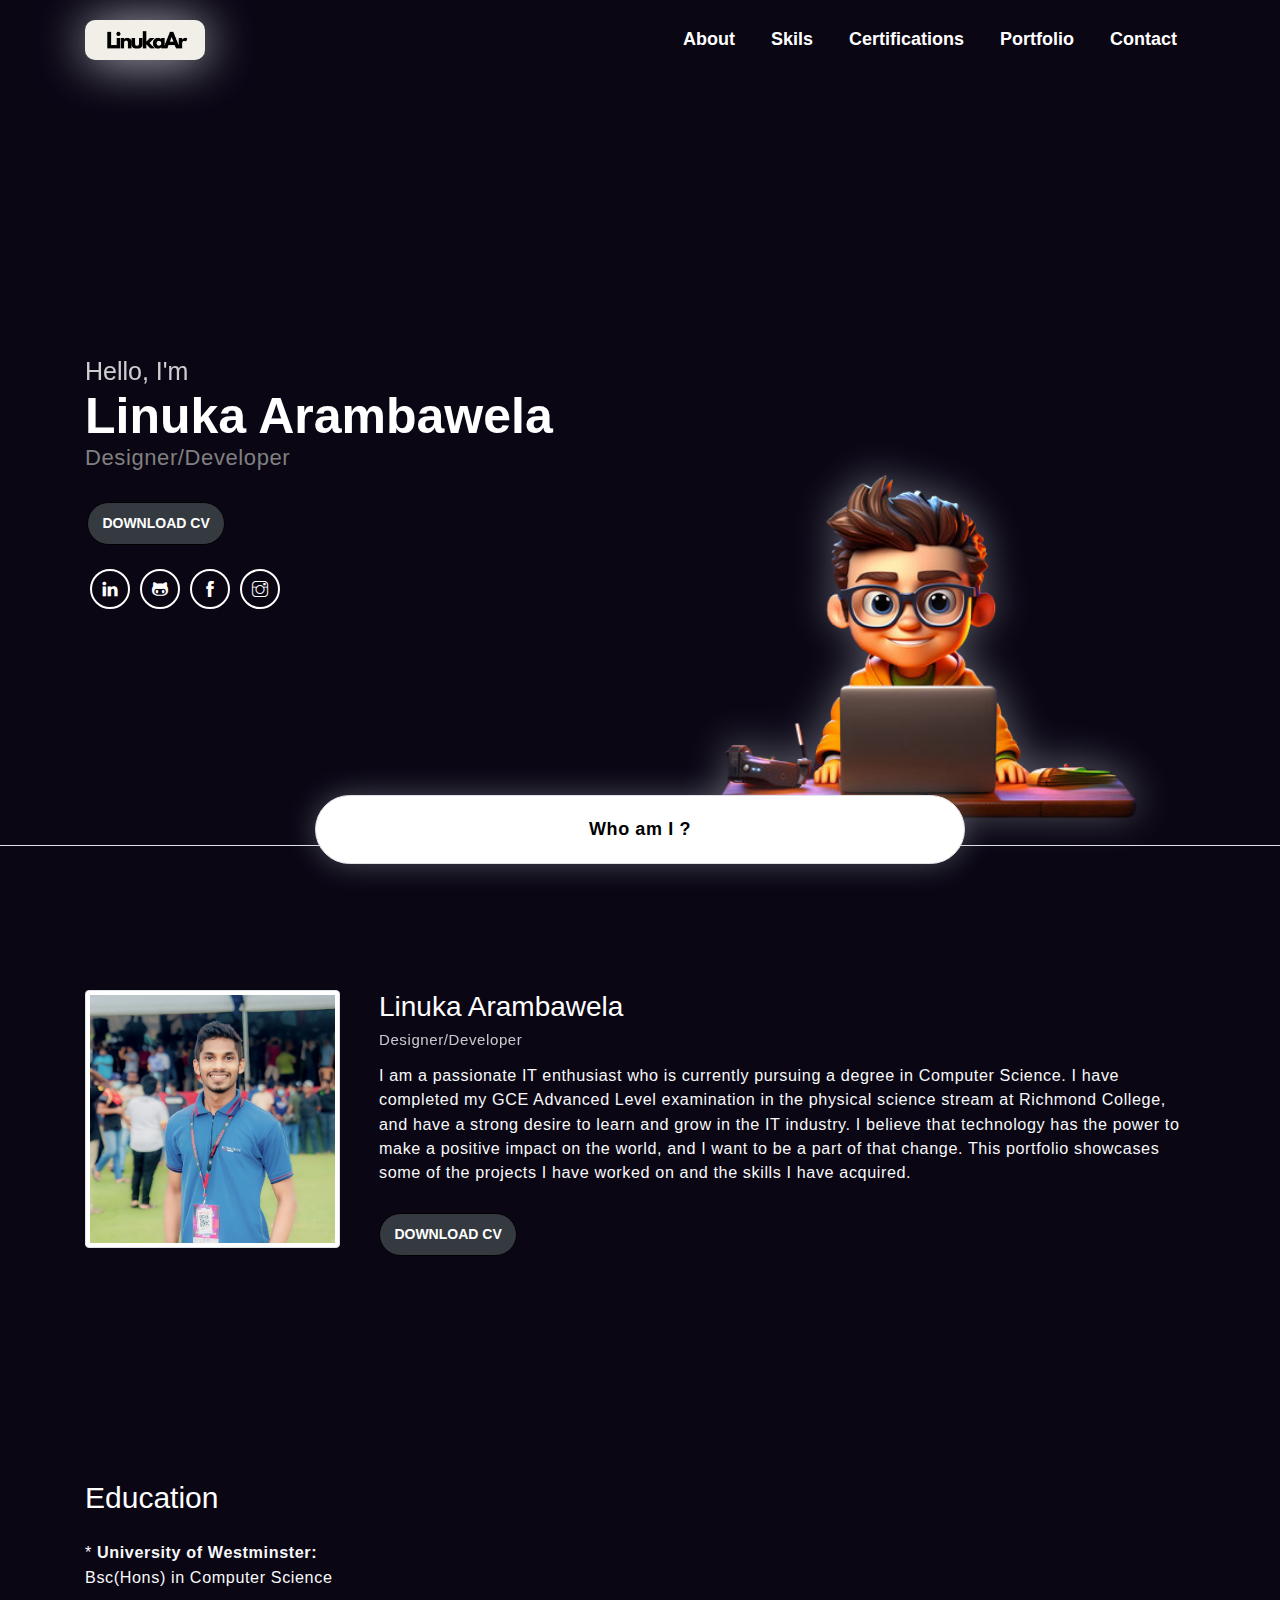
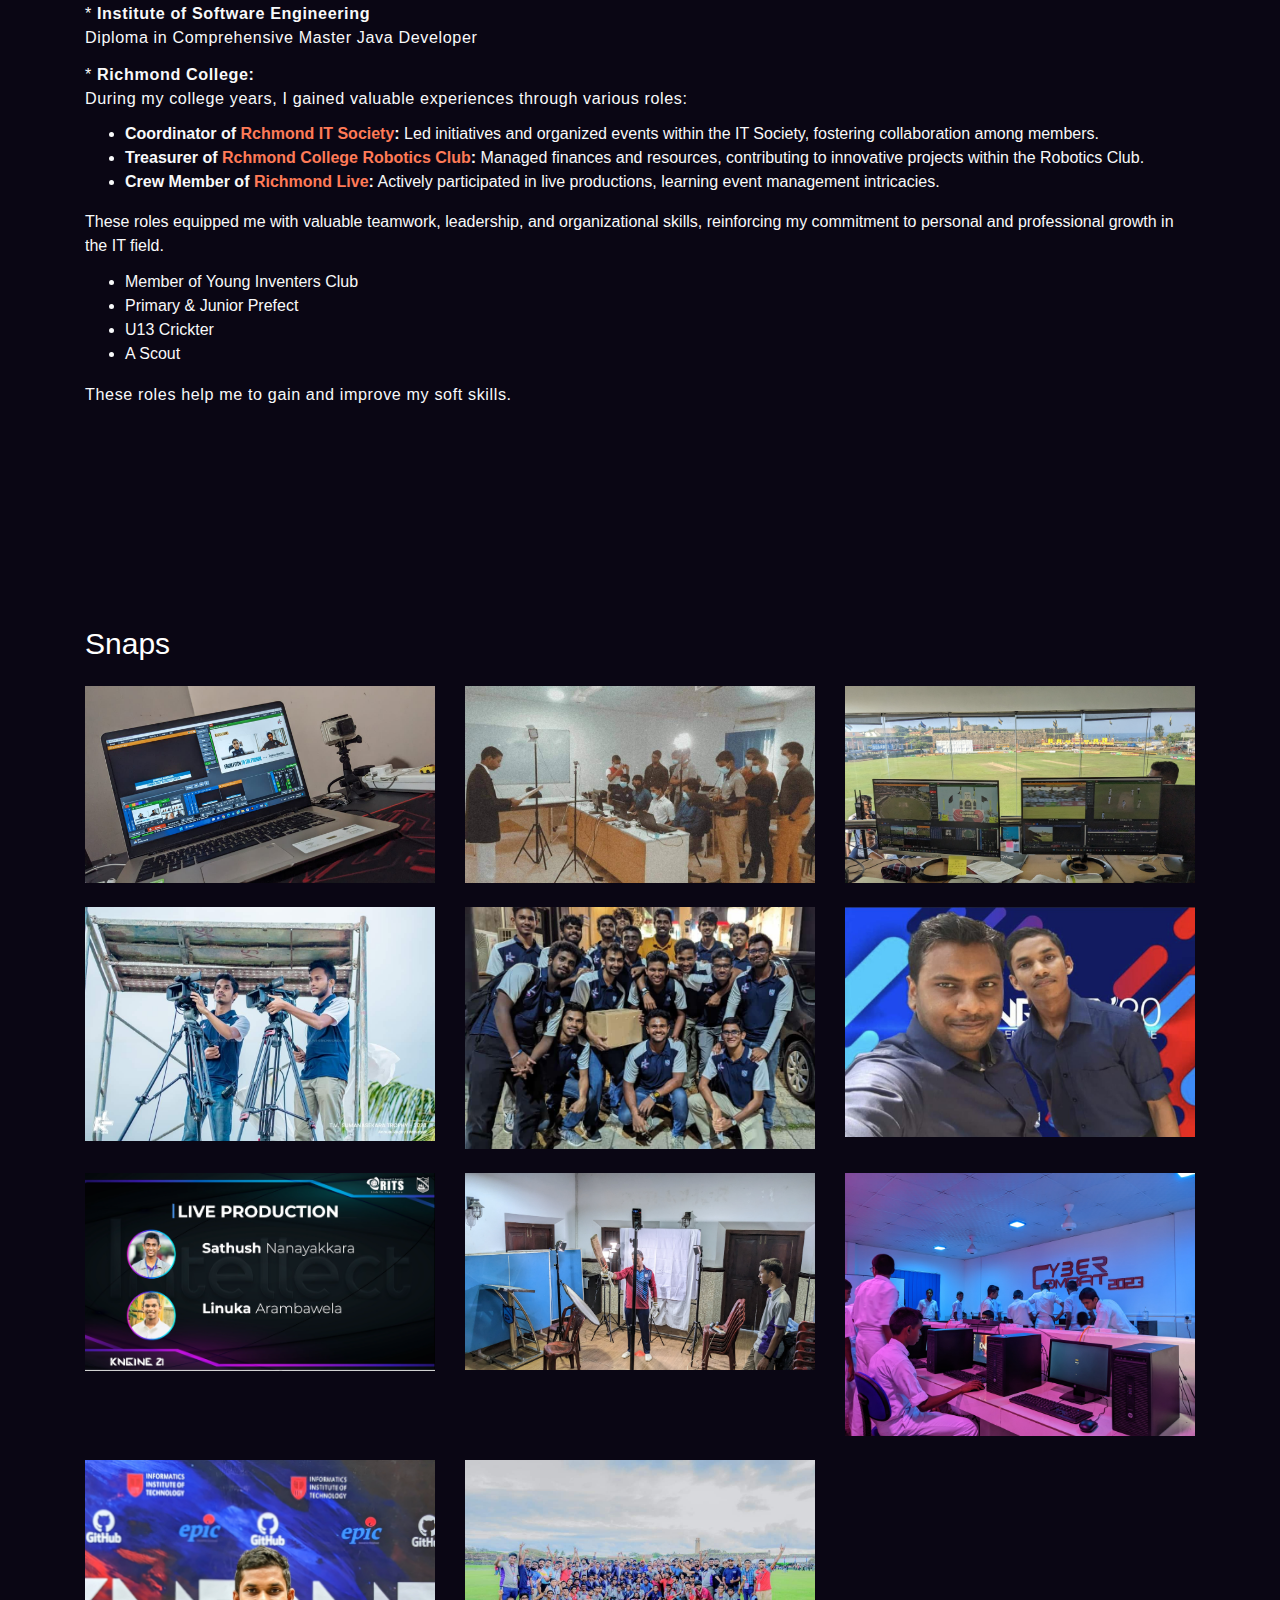
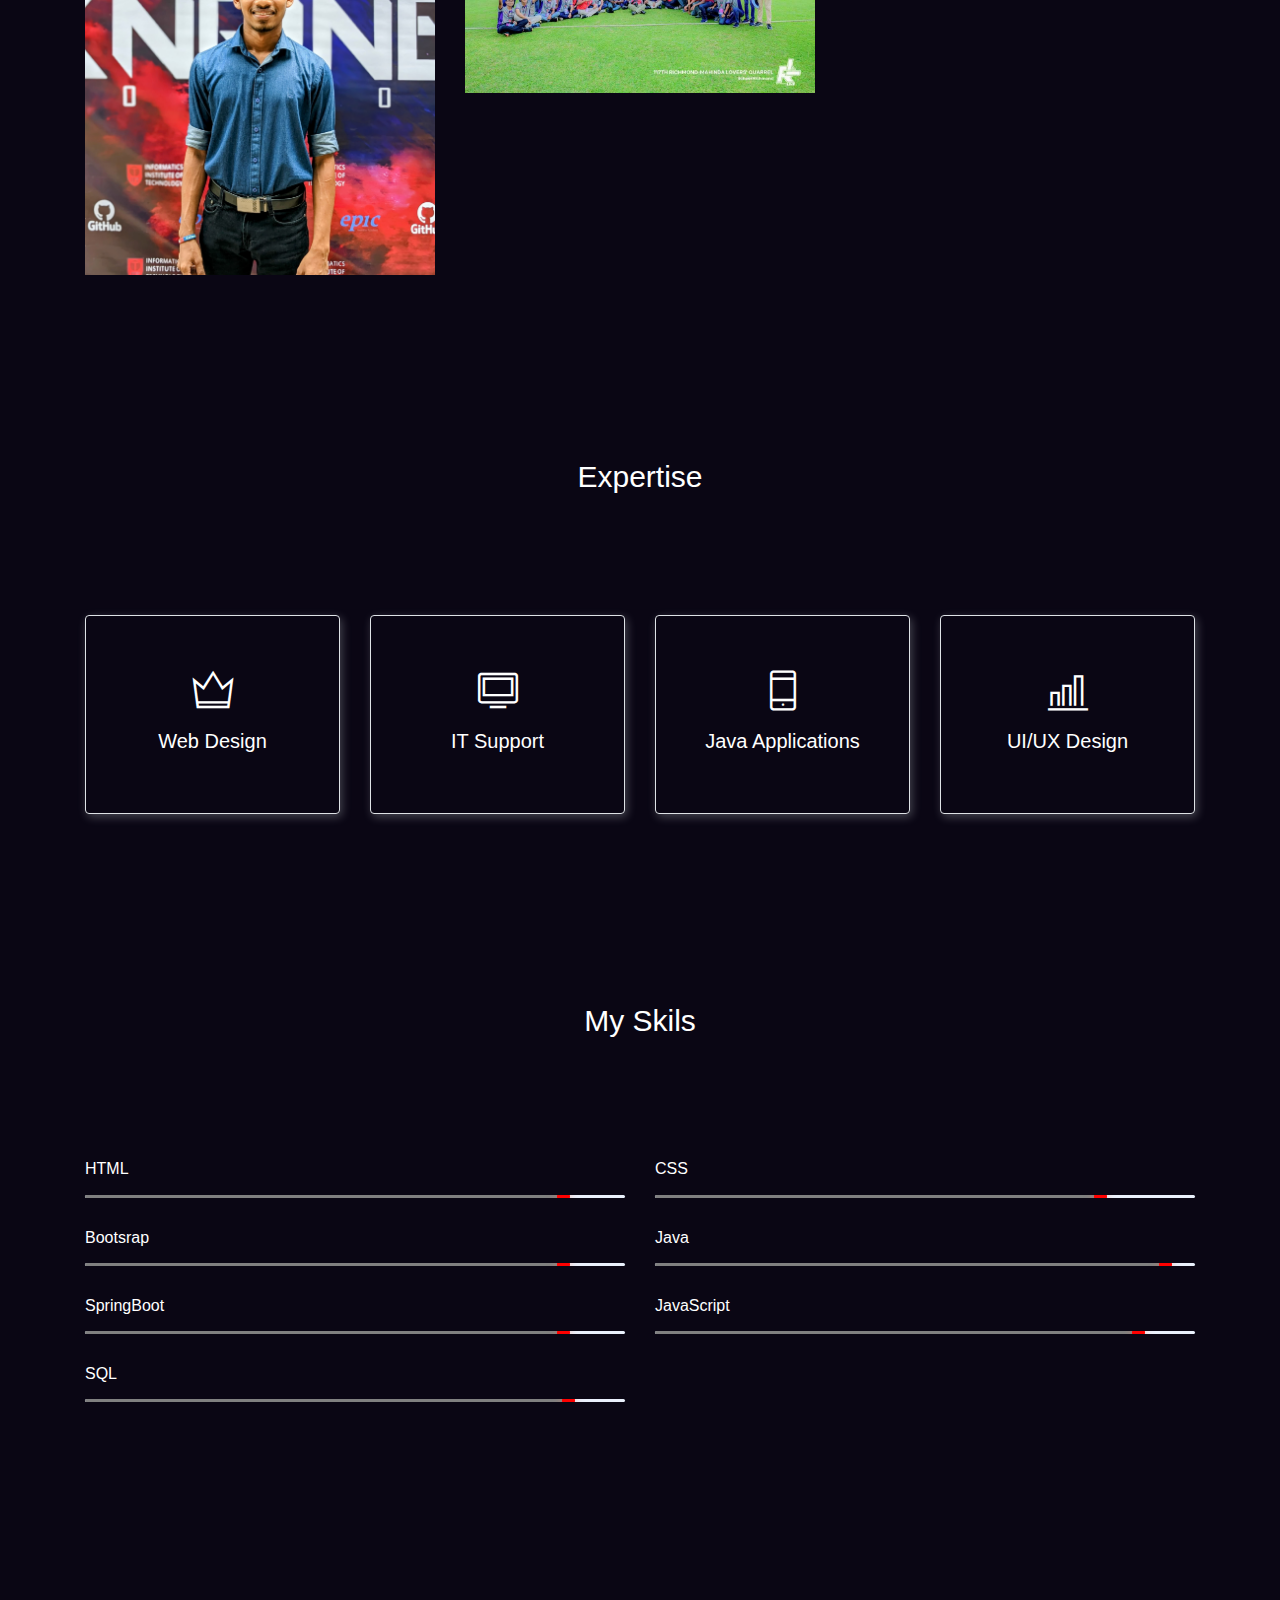
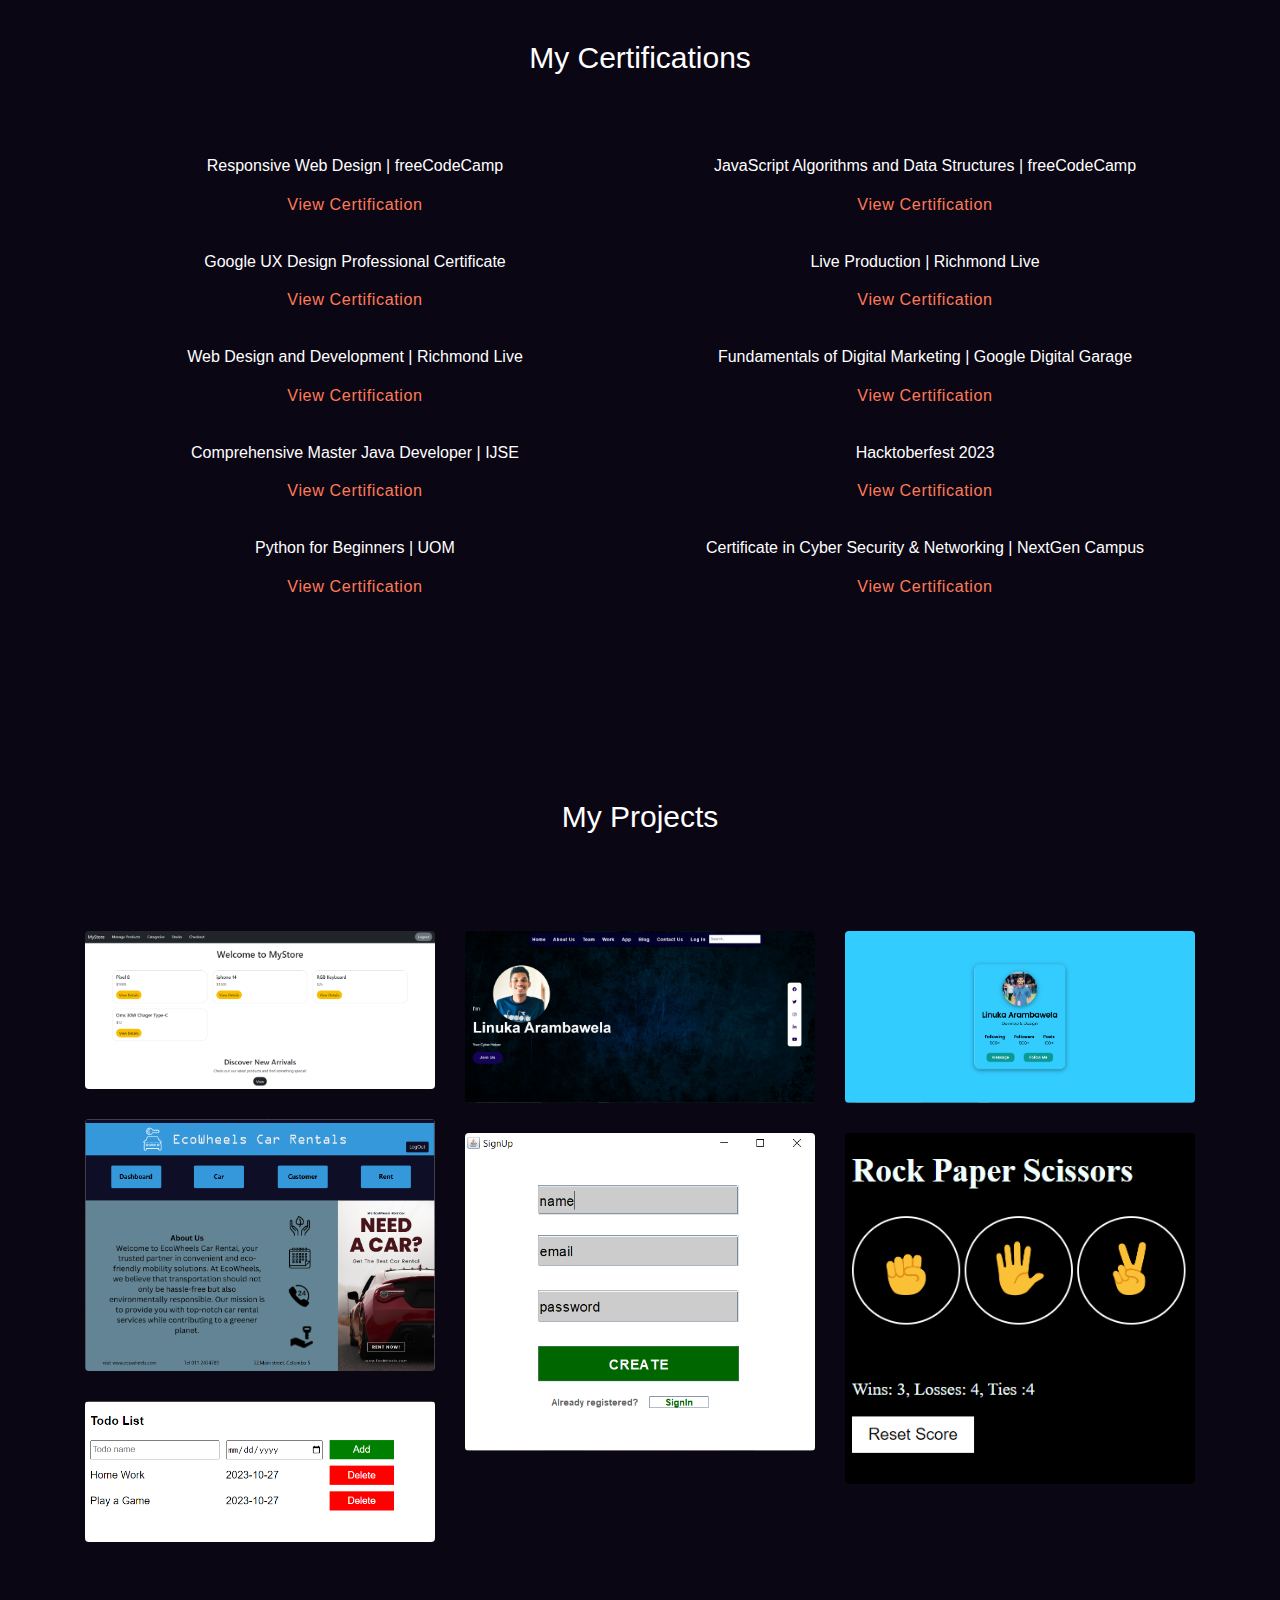
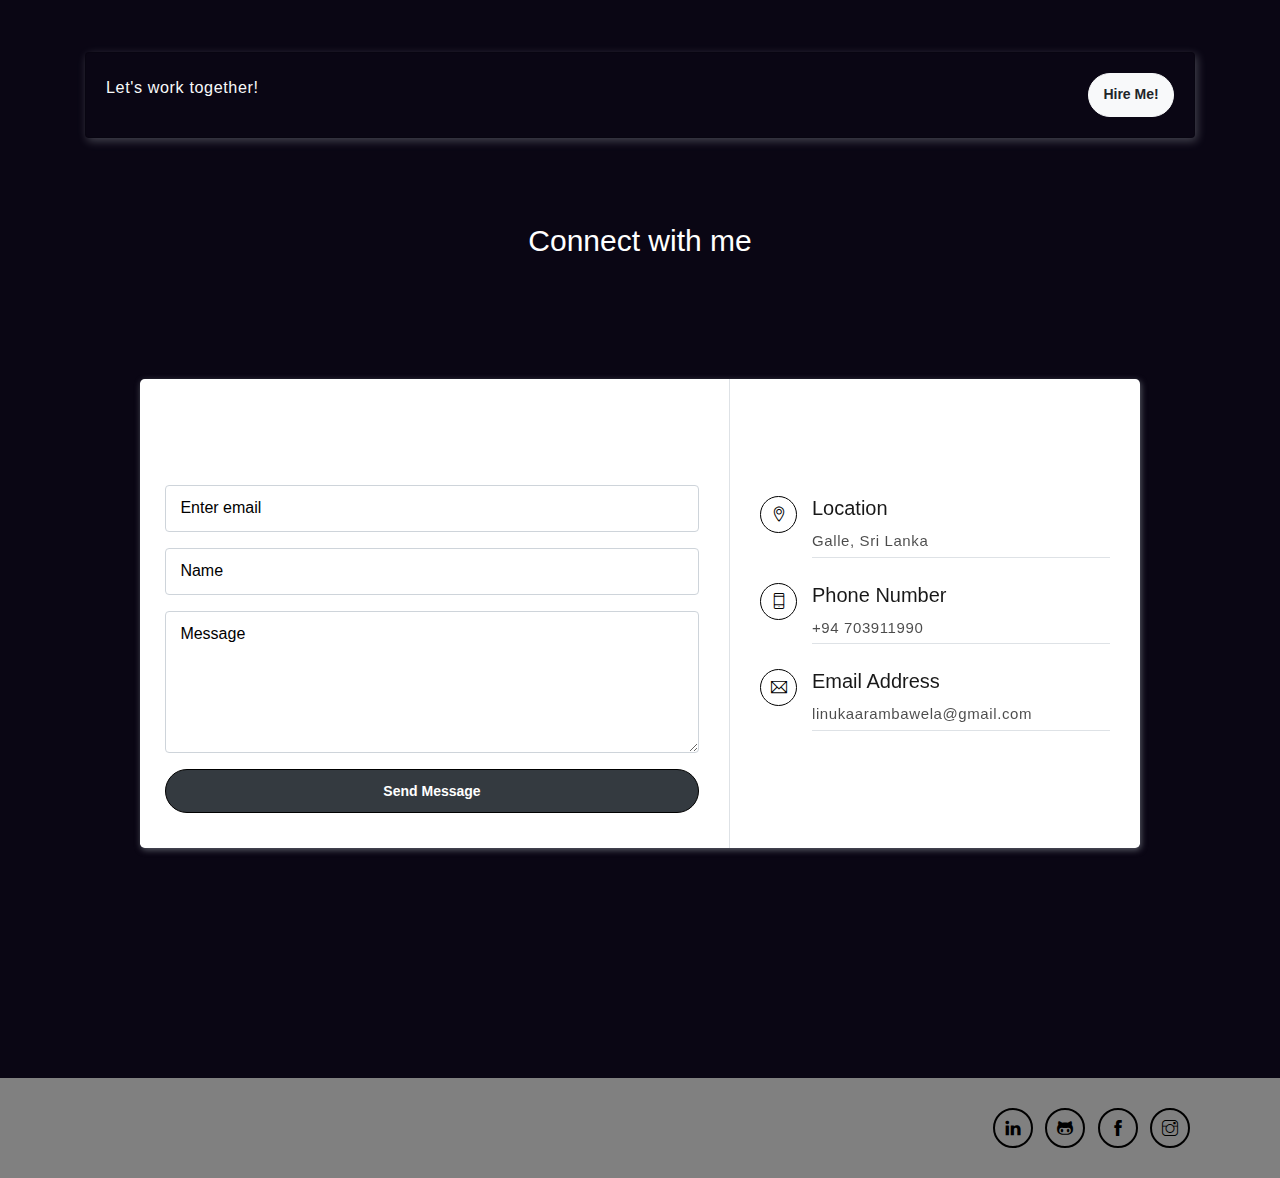
<file: index.html>
<!DOCTYPE html>
<html lang="en">
<head>
	<meta charset="utf-8">
    <meta name="viewport" content="width=device-width, initial-scale=1">
    <meta name="description" content="Start your development with Steller landing page.">
    <meta name="author" content="Devcrud">
    <title>Linuka Arambawela</title>
    <link rel="icon" type="image/png" href="assets/imgs/favicon.png">
   
    <!-- font icons -->
    <link rel="stylesheet" href="assets/vendors/themify-icons/css/themify-icons.css">
    <!-- Bootstrap + Steller main styles -->
	<link rel="stylesheet" href="assets/css/styles.css">
    <script async src="https://pagead2.googlesyndication.com/pagead/js/adsbygoogle.js?client=ca-pub-7383595511710576"
     crossorigin="anonymous"></script>
</head>
<body data-spy="scroll" data-target=".navbar" data-offset="40" id="home">

    <!-- Page navigation -->
    <nav class="navbar navbar-expand-lg navbar-light fixed-top" data-spy="affix" data-offset-top="0">
        <div class="container">
            <a class="navbar-brand" href="#home"><img src="assets/imgs/logo.png" alt=""></a>
            <button class="navbar-toggler" type="button" data-toggle="collapse" data-target="#navbarSupportedContent" aria-controls="navbarSupportedContent" aria-expanded="false" aria-label="Toggle navigation">
                <span class="navbar-toggler-icon"></span>
            </button>

            <div class="collapse navbar-collapse" id="navbarSupportedContent">
                <ul class="navbar-nav ml-auto align-items-center">
                    
                    <li class="nav-item">
                        <a class="nav-link" href="#about">About</a>
                    </li>
                    <li class="nav-item">
                        <a class="nav-link" href="#service">Skils</a>
                    </li>      
                    <li class="nav-item">
                        <a class="nav-link" href="#certifications">Certifications</a>
                    </li>               
                    <li class="nav-item">
                        <a class="nav-link" href="#portfolio">Portfolio</a>
                    </li>
                    <li class="nav-item">
                        <a class="nav-link" href="#contact">Contact</a>
                    </li>
                </ul>
            </div>
        </div>          
    </nav>
    <!-- End of page navibation -->

    <!-- Page Header -->
    <header class="header" id="home">
        <div class="container">
            <div class="infos">
                <h6 class="subtitle">Hello, I'm</h6>
                <h6 class="title">Linuka Arambawela</h6>
                <p class="position">Designer/Developer</p>

                <div class="buttons pt-3">
                     <!--<button class="btn btn-primary rounded" href="#contact">HIRE ME</button>-->
                    <a class="btn btn-primary rounded shake" href="https://drive.google.com/drive/folders/1Fr4FEvTsbg78oJzoTCTcGbH58O8syNxW?usp=sharing" target="_blank">DOWNLOAD CV</a>
                </div>      

                <div class="socials mt-4">
                    <a class="social-item-up" href="https://www.linkedin.com/in/linuka-arambawela" target="_blank"><i class="ti-linkedin"></i></a>
                    <a class="social-item-up" href="https://github.com/LinukaAr" target="_blank"><i class="ti-github"></i></a>
                    <a class="social-item-up" href="https://web.facebook.com/LinukaArambawela/" target="_blank"><i class="ti-facebook"></i></a>
                    <a class="social-item-up" href="https://instagram.com/linuka_ar?igshid=OGQ5ZDc2ODk2ZA==" target="_blank"><i class="ti-instagram"></i></a>
                </div>
            </div>              
            <div class="img-holder">
               
                <img src="assets/imgs/bay1.png" alt="">
               
            </div>      
        </div>  

      <!-- Header-widget -->
      <div class="widget">
        <div class="widget-item">
            <p>Who am I <span class="spin"></span></p>
        </div>
    </div>
    </header>
    <!-- End of Page Header -->
    
    <!-- About section -->
    <section id="about" class="section mt-3">
        <div class="container mt-5">
            <div class="row text-center text-md-left">
                <div class="col-md-3">
                    <img src="assets/imgs/avatar.jpeg" alt="" class="img-thumbnail mb-4">
                </div>
                <div class="pl-md-4 col-md-9">
                    <h6 class="title">Linuka Arambawela</h6>
                    <p class="subtitle">Designer/Developer</p>
                    <p>I am a passionate IT enthusiast who is currently pursuing a degree in Computer Science. I have completed my GCE Advanced Level examination in the physical science stream at Richmond College, and have a strong desire to learn and grow in the IT industry. I believe that technology has the power to make a positive impact on the world, and I want to be a part of that change. This portfolio showcases some of the projects I have worked on and the skills I have acquired.</p>
                    <a class="btn btn-primary rounded mt-3 shake" href="https://drive.google.com/drive/folders/1Fr4FEvTsbg78oJzoTCTcGbH58O8syNxW?usp=sharing" target="_blank">DOWNLOAD CV</a>                   
                </div>
            </div>
        </div>
    </section>
 <!-- Experience section -->
 <section class="section text-light">
    <div class="container text-left">
        <div class="mt-4 experience"><br>
            <h6 class="section-title mb-4">Education</h6>
        <p>
            * <strong section-title mb-4>University of Westminster:</strong><br>
            Bsc(Hons) in Computer Science
        </p>
        <p>
            * <strong section-title mb-4>Institute of Software Engineering</strong><br>
              Diploma in Comprehensive Master Java Developer
        </p>   
        <p>
            * <strong section-title mb-4>Richmond College:</strong><br>
            During my college years, I gained valuable experiences through various roles:
            <ul>
                <li><strong>Coordinator of <a href="https://web.facebook.com/RITS.KNGINE/?_rdc=1&_rdr" target="_blank">Rchmond IT Society</a>:</strong> Led initiatives and organized events within the IT Society, fostering collaboration among members.</li>
                <li><strong>Treasurer of <a href="https://web.facebook.com/richmondrobotics/?_rdc=1&_rdr" target="_blank">Rchmond College Robotics Club</a>:</strong> Managed finances and resources, contributing to innovative projects within the Robotics Club.</li>
                <li><strong>Crew Member of <a href="https://www.richmondlive.lk/" target="_blank">Richmond Live</a>:</strong> Actively participated in live productions, learning event management intricacies.</li>
            </ul>
            These roles equipped me with valuable teamwork, leadership, and organizational skills, reinforcing my commitment to personal and professional growth in the IT field.
        </p>
        
        <ul>
            <li>Member of Young Inventers Club<strong></strong></li>
            <li>Primary & Junior Prefect<strong></strong> </li>
            <li>U13 Crickter<strong></strong> </li>
            <li>A Scout<strong></strong> </li>
        </ul>
        <p>These roles help me to gain and improve my soft skills.</p>
    </div>
</div>
</section>
<!-- Snaps section -->
<section class="section">
    <div class="container">
        <h6 class="section-title mt-5 mb-4">Snaps</h6>
        

        <div class="row">
            <!-- Gallery items -->
            <div class="col-md-4 mb-4">
                <div class="gallery-item">
                        <img src="assets/imgs/Slide/11.jpeg" class="img-fluid" alt="Image 1">
                    
                </div>
            </div>
            <div class="col-md-4 mb-4">
                <div class="gallery-item">
                        <img src="assets/imgs/Slide/2.jpeg" class="img-fluid" alt="Image 2">
                   
                </div>
            </div>
            <div class="col-md-4 mb-4">
                <div class="gallery-item">
                    
                        <img src="assets/imgs/Slide/3.jpeg" class="img-fluid" alt="Image 3">
                   
                </div>
            </div>
            
            <div class="col-md-4 mb-4">
                <div class="gallery-item">
                   
                        <img src="assets/imgs/Slide/5.jpeg" class="img-fluid" alt="Image 2">
                   
                </div>
            </div>
            <div class="col-md-4 mb-4">
                <div class="gallery-item">
                   
                        <img src="assets/imgs/Slide/6.jpeg" class="img-fluid" alt="Image 2">
                    
                </div>
            </div>
            <div class="col-md-4 mb-4">
                <div class="gallery-item">
                    
                        <img src="assets/imgs/Slide/13.jpeg" class="img-fluid" alt="Image 2">
                    
                </div>
            </div>
            <div class="col-md-4 mb-4">
                <div class="gallery-item">
                   
                        <img src="assets/imgs/Slide/8.PNG" class="img-fluid" alt="Image 2">
                    
                </div>
            </div>
            
            <div class="col-md-4 mb-4">
                <div class="gallery-item">
                    
                        <img src="assets/imgs/Slide/7.jpeg" class="img-fluid" alt="Image 2">
                    
                </div>
            </div>
            <div class="col-md-4 mb-4">
                <div class="gallery-item">
                        <img src="assets/imgs/Slide/12.jpeg" class="img-fluid" alt="Image 2">                    
                </div>
            </div>
            <div class="col-md-4 mb-4">
                <div class="gallery-item">                   
                        <img src="assets/imgs/Slide/4.jpeg" class="img-fluid" alt="Image 2">                   
                </div>
            </div>
            <div class="col-md-4 mb-4">
                <div class="gallery-item">                   
                        <img src="assets/imgs/Slide/14.jpeg" class="img-fluid" alt="Image 2">                   
                </div>
            </div>
        </div>
    </div>
</section>


    <!-- Service section -->
    <section id="service" class="section">
        <div class="container text-center">
            <h6 class="section-title mb-4">Expertise</h6>
            <p class="mb-5 pb-4"><br></p><!--para-->

            <div class="row">
                <div class="col-sm-6 col-md-3 mb-4">
                    <div class="custom-card card border">
                        <div class="card-body">
                            <i class="icon ti-crown"></i>
                            <h5 class="card-h5">Web Design</h5>
                        </div>
                    </div>
                </div>
                <div class="col-sm-6 col-md-3 mb-4">
                    <div class="custom-card card border">
                        <div class="card-body">
                            <i class="icon ti-desktop"></i>
                            <h5 class="card-h5">IT Support</h5>
                        </div>
                    </div>
                </div>
                <div class="col-sm-6 col-md-3 mb-4">
                    <div class="custom-card card border">
                        <div class="card-body">
                            <i class="icon ti-mobile"></i>
                            <h5 class="card-h5">Java Applications</h5>
                        </div>
                    </div>
                </div>
                <div class="col-sm-6 col-md-3 mb-4">
                    <div class="custom-card card border">
                        <div class="card-body">
                            <i class="icon ti-bar-chart"></i>
                            <h5 class="card-h5">UI/UX Design</h5>
                        </div>
                    </div>
                </div>
            </div>
        </div>
    </section>
    <!-- End of Sectoin -->

    <!-- Skills section -->
    <section class="section" id="skills">
        <div class="container text-center">
            <h6 class="subtitle"></h6>
            <h6 class="section-title mb-4">My Skils</h6>
            <p class="mb-5 pb-4"> <br> </p>

            <div class="row text-left">
                <div class="col-sm-6">
                    <h6 class="mb-3">HTML</h6>
                    <div class="progress">
                        <div class="progress-bar bg-primary" role="progressbar" style="width: 89%;" aria-valuenow="25" aria-valuemin="0" aria-valuemax="100"><span>89%</span></div>
                    </div>
                </div>
                <div class="col-sm-6">
                    <h6 class="mb-3">CSS</h6>
                    <div class="progress">
                        <div class="progress-bar bg-primary" role="progressbar" style="width: 83%;" aria-valuenow="25" aria-valuemin="0" aria-valuemax="100"><span>83%</span></div>
                    </div>
                </div>
                <div class="col-sm-6">
                    <h6 class="mb-3">Bootsrap</h6>
                    <div class="progress">
                        <div class="progress-bar bg-primary" role="progressbar" style="width: 89%;" aria-valuenow="25" aria-valuemin="0" aria-valuemax="100"><span>89%</span></div>
                    </div>
                </div>
                <div class="col-sm-6">
                    <h6 class="mb-3">Java</h6>
                    <div class="progress">
                        <div class="progress-bar bg-primary" role="progressbar" style="width: 95%;" aria-valuenow="25" aria-valuemin="0" aria-valuemax="100"><span>95%</span></div>
                    </div>
                </div>
                <div class="col-sm-6">
                    <h6 class="mb-3">SpringBoot</h6>
                    <div class="progress">
                        <div class="progress-bar bg-primary" role="progressbar" style="width: 89%;" aria-valuenow="25" aria-valuemin="0" aria-valuemax="100"><span>89%</span></div>
                    </div>
                </div>
                <div class="col-sm-6">
                    <h6 class="mb-3">JavaScript</h6>
                    <div class="progress">
                        <div class="progress-bar bg-primary" role="progressbar" style="width: 90%;" aria-valuenow="25" aria-valuemin="0" aria-valuemax="100"><span>90%</span></div>
                    </div>
                </div>
                <div class="col-sm-6">
                    <h6 class="mb-3">SQL</h6>
                    <div class="progress">
                        <div class="progress-bar bg-primary" role="progressbar" style="width: 90%;" aria-valuenow="25" aria-valuemin="0" aria-valuemax="100"><span>90%</span></div>
                    </div>
                </div>
            </div>  
        </div>
    </section>
        <section class="section" id="certifications">
            <div class="container text-center">
                <h6 class="subtitle"></h6>
                <h6 class="section-title mt-5 mb-4">My Certifications</h6>
                <p class="mb-4 pb-2"> <br> </p>
        
                <div class="row text-center">
                    <div class="col-sm-6 mb-4">
                        <h6 class="mb-3">Responsive Web Design | freeCodeCamp</h6>
                        <p><a href="https://freecodecamp.org/certification/fccccd656dd-fffc-4c38-a6bf-6c93ce09e265/responsive-web-design" target="_blank">View Certification</a></p>
                    </div>
                    <div class="col-sm-6 mb-4">
                        <h6 class="mb-3">JavaScript Algorithms and Data Structures | freeCodeCamp</h6>
                        <p><a href="https://www.freecodecamp.org/certification/fccccd656dd-fffc-4c38-a6bf-6c93ce09e265/javascript-algorithms-and-data-structures" target="_blank">View Certification</a></p>
                    </div>
                    <div class="col-sm-6 mb-4">
                        <h6 class="mb-3 ">Google UX Design Professional Certificate</h6>
                        <p><a href="https://coursera.org/share/1cb80b1ecdb0bca02c767bb7b1ba7293" target="_blank">View Certification</a></p>
                    </div>
                    <div class="col-sm-6 mb-4">
                        <h6 class="mb-3">Live Production | Richmond Live</h6>
                        <p><a href="https://academy.richmondlive.lk/profile/uVPlZtYtneaVyN0ky2u3IIRRBw22" target="_blank">View Certification</a></p>
                    </div>
                    <div class="col-sm-6 mb-4">
                        <h6 class="mb-3">Web Design and Development | Richmond Live</h6>
                        <p><a href="https://academy.richmondlive.lk/profile/uVPlZtYtneaVyN0ky2u3IIRRBw22" target="_blank">View Certification</a></p>
                    </div>
                    <div class="col-sm-6 mb-4">
                        <h6 class="mb-3">Fundamentals of Digital Marketing | Google Digital Garage</h6>
                        <p><a href="https://drive.google.com/file/d/1YNhygOhqp-UpskluJ9wSlVKd7VAp6TAa/view?usp=sharing" target="_blank">View Certification</a></p>
                    </div>
                    <div class="col-sm-6 mb-4">
                        <h6 class="mb-3">Comprehensive Master Java Developer | IJSE</h6>
                        <p><a href="#" target="_blank">View Certification</a></p>
                    </div>
                    <div class="col-sm-6 mb-4">
                        <h6 class="mb-3">Hacktoberfest 2023</h6>
                        <p><a href="https://drive.google.com/file/d/1MPyviksWj-cdRIONnGIoNkeqoJJxrUTr/view?usp=sharing" target="_blank">View Certification</a></p>
                    </div>
                    <div class="col-sm-6 mb-4">
                        <h6 class="mb-3">Python for Beginners | UOM</h6>
                        <p><a href="https://drive.google.com/file/d/1T5rgGOEritQXkcXWgsg6unl6GsxW91hJ/view?usp=sharing" target="_blank">View Certification</a></p>
                    </div>
                    <div class="col-sm-6 mb-4">
                        <h6 class="mb-3">Certificate in Cyber Security & Networking | NextGen Campus</h6>
                        <p><a href="https://drive.google.com/file/d/1FxKrm8GOjyGVpESYu_Ea98I-J1Bag5UB/view?usp=sharing" target="_blank">View Certification</a></p>
                    </div>
                </div>
            </div>
        </section>
        
    <!-- End of Skills sections -->

    <!-- Portfolio section -->
    <section id="portfolio" class="section">
        <div class="container text-center">
            <h6 class="subtitle"></h6>
            <h6 class="section-title mb-4">My Projects</h6>
            <p class="mb-5 pb-4"></p>

            <div class="row">
                <div class="col-sm-4">
                    <div class="img-wrapper">
                        <img src="assets/imgs/Mystore/1.png" alt="">
                        <div class="overlay">
                            <div class="overlay-infos">
                                <h5>Online Store| ReactJs|SpringBoot</h5>
                                <a href="assets/imgs/Mystore/1.png" target="_blank"><i class="ti-zoom-in"></i></a>
                                <a href="https://github.com/LinukaAr/MyStore-React" target="_blank">FE</a>
                                <a href="https://github.com/LinukaAr/MyStore-Springboot" target="_blank">BE</a>
                            </div>                              
                        </div>
                    </div>      
                    <div class="img-wrapper">
                        <img src="assets/imgs/carSale/carSale1.png" alt="">
                        <div class="overlay">
                            <div class="overlay-infos" data-link="">
                                <h5>Rent a Car Java App</h5>
                                <a href="assets/imgs/carSale/carSale1.png" target="_blank"><i class="ti-zoom-in"></i></a>
                                <a href="https://github.com/LinukaAr/Rent-A-Car" target="_blank"><i class="ti-link"></i></a>
                            </div>  
                        </div>
                    </div>
                    <div class="img-wrapper">
                        <img src="assets/imgs/toDolist/Untitled.png" alt="">
                        <div class="overlay">
                            <div class="overlay-infos">
                                <h5>To Do List</h5>
                                <a href="assets/imgs/toDolist/Untitled.png" target="_blank"><i class="ti-zoom-in"></i></a>
                                <a href="https://github.com/LinukaAr/Todo-List" target="_blank"><i class="ti-link"></i></a>
                            </div>                              
                        </div>
                    </div>                  
                </div>
                <div class="col-sm-4">
                    <div class="img-wrapper">
                        <img src="assets/imgs/portfolio/portforlio.png" alt="">
                        <div class="overlay">
                            <div class="overlay-infos">
                                <h5>Simple Protfolio</h5>
                                <a href="assets/imgs/portfolio/portforlio.png" target="_blank"><i class="ti-zoom-in"></i></a>
                                <a href="https://github.com/LinukaAr/Linukatest" target="_blank"><i class="ti-link"></i></a>
                            </div>  
                        </div>
                    </div>
                    <div class="img-wrapper">
                        <img src="assets/imgs/loginSignUp/1.png" alt="">
                        <div class="overlay">
                            <div class="overlay-infos">
                                <h5>Java Swing Login/SignUp</h5>
                                <a href="assets/imgs/loginSignUp/1.png" target="_blank"><i class="ti-zoom-in"></i></a>
                                <a href="https://github.com/LinukaAr/Java-LoginAndSignUp" target="_blank"><i class="ti-link"></i></a>
                            </div>                              
                        </div>
                    </div>                  
                </div>
                <div class="col-sm-4">
                    <div class="img-wrapper">
                        <img src="assets/imgs/profleCard/1.png" alt="">
                        <div class="overlay">
                            <div class="overlay-infos">
                                <h5>CSS Profile Card</h5>
                                <a href="assets/imgs/profleCard/1.png" target="_blank"><i class="ti-zoom-in"></i></a>
                                <a href="https://github.com/LinukaAr/Profile_Card" target="_blank"><i class="ti-link"></i></a>
                            </div>  
                        </div>
                    </div>
                    <div class="img-wrapper">
                        <img src="assets/imgs/rockpaper.png" alt="">
                        <div class="overlay">
                            <div class="overlay-infos">
                                <h5>Rock Paper Scissors JavaScript</h5>
                                <a href="assets/imgs/rockpaper.png" target="_blank"><i class="ti-zoom-in"></i></a>
                                <a href="https://github.com/LinukaAr/rock-paper-scissors-js" target="_blank"><i class="ti-link"></i></a>
                            </div>                              
                        </div>
                    </div>                  
                </div>
            </div>

        </div>
    </section>
    <!-- End of portfolio section -->

    <!-- Hire me section -->
    <section class="bg-gray p-0 section">
        <div class="container">
            <div class="card ">
                <div class="card-body text-light">
                    <div class="row align-items-center">
                        <div class="col-sm-9 text-center text-sm-left">
                          <!--<p class="mb-3">Hire Me For Your Project</p>-->  
                            <p class="mb-3">Let's work together!</p>
                        </div>
                        <div class="col-sm-3 text-center text-sm-right">
                            <a class="btn btn-light rounded" href="#contact">Hire Me!</a>
                        </div>
                    </div>
                </div> 
            </div>
        </div>
    </section>      
    <!-- End od Hire me section. -->

    <!-- Contact Section -->
    <section id="contact" class="position-relative section">
        <div class="container text-center">
            <h6 class="subtitle"></h6>
            <h6 class="section-title mb-4">Connect with me</h6>
            <p class="mb-5 pb-4"> <br></p>

            <div class="contact text-left">
                <div class="form">
                    <h6 class="subtitle"></h6>
                    <h6 class="section-title mb-4">Get In Touch</h6>
                    
                    <form action="https://formsubmit.co/linukaarambawela@gmail.com" method="POST">
                        <div class="form-group">
                            <input name="email"  type="email" class="form-control" id="email" aria-describedby="emailHelp" placeholder="Enter email" required>
                        </div>
                        <div class="form-group">
                            <input name="name"  type="text" class="form-control" id="name" placeholder="Name" required>
                        </div>
                        <div class="form-group">
                            <textarea name="message" id="message" cols="30" rows="5" class="form-control" placeholder="Message"></textarea>
                        </div>
                        <input type="hidden" name="_next" value="http://linukaarambawela.me/thankyou.html">
                        <input type="hidden" name="_captcha" value="false">
                        <button type="submit" class="btn btn-primary btn-block rounded w-lg">Send Message</button>
                    </form>
                </div>
                <div class="contact-infos">
                    <div class="item">
                        <i class="ti-location-pin"></i>
                        <div class="">
                            <h5>Location</h5>
                            <p class="details"> Galle, Sri Lanka</p>
                        </div>                          
                    </div>
                    <div class="item">
                        <i class="ti-mobile"></i>
                        <div>
                            <h5>Phone Number</h5>
                            <p class="details">+94 703911990</p>
                        </div>                          
                    </div>
                    <div class="item">
                        <i class="ti-email"></i>
                        <div class="mb-0">
                            <h5>Email Address</h5>
                            <p  class="details">linukaarambawela@gmail.com</p>
                        </div>
                    </div>
                </div>                  
            </div>
        </div>  
             
    </section>
    <!-- End of Contact Section -->

    <!-- Page Footer -->
    <footer class="page-footer">
        <div class="container">
            <div class="row align-items-center">
                <div class="col-sm-6">
                
                </div>
                <div class="col-sm-6">
                    <div class="socials">
                        <a class="social-item" href="javascript:void(0)"><i class="ti-linkedin"></i></a>
                        <a class="social-item" href="javascript:void(0)"><i class="ti-github"></i></a>
                        <a class="social-item" href="javascript:void(0)"><i class="ti-facebook"></i></a>
                        <a class="social-item" href="javascript:void(0)"><i class="ti-instagram"></i></a>
                    </div>
                </div>
            </div>
        </div>
    </footer> 
    <!-- End of page footer -->
	
    <!-- ... TestL ... -->
    
    
	<!-- core  -->
    <script src="assets/vendors/jquery/jquery-3.4.1.js"></script>
    <script src="assets/vendors/bootstrap/bootstrap.bundle.js"></script>
    <!-- bootstrap 3 affix -->
	<script src="assets/vendors/bootstrap/bootstrap.affix.js"></script>

    <!-- steller js -->
    <script src="assets/js/steller.js"></script>
    <script src=" https://smtpjs.com/v3/smtp.js"></script>
    
</body>
</html>
</file>
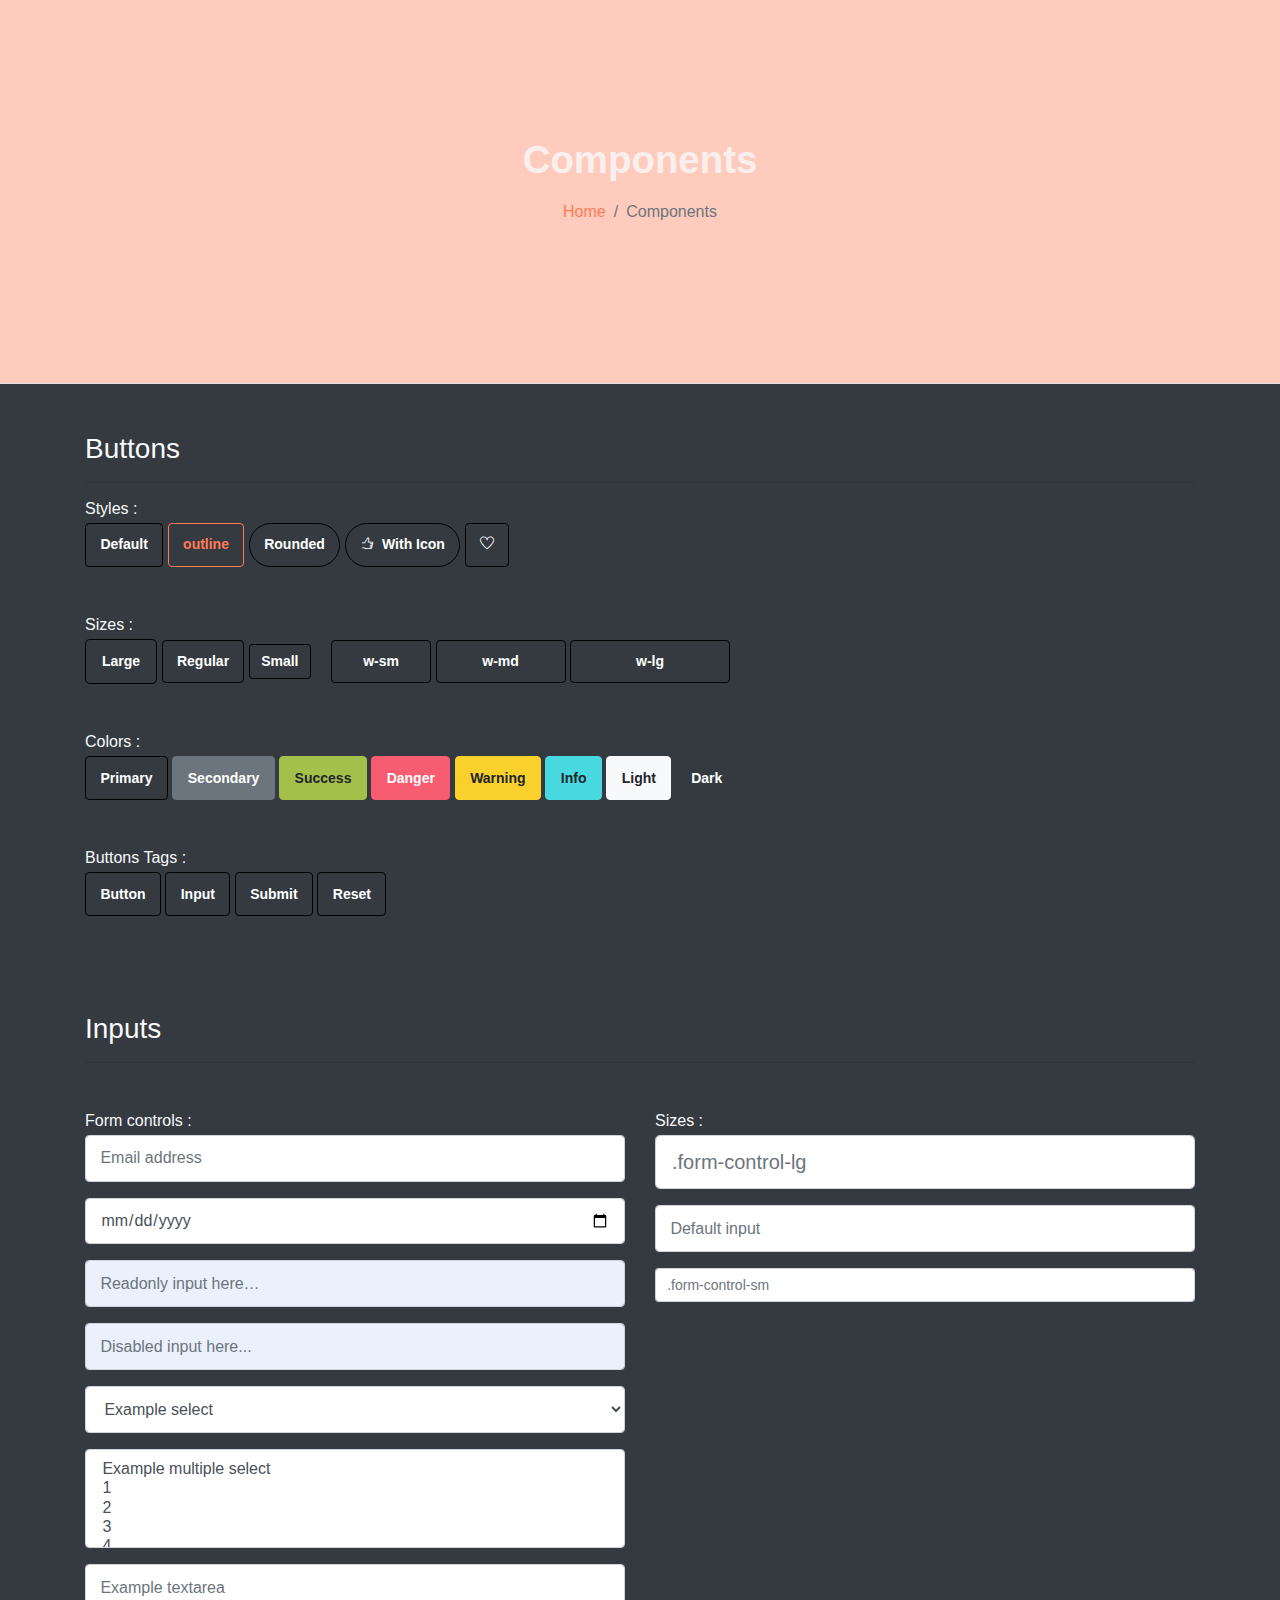
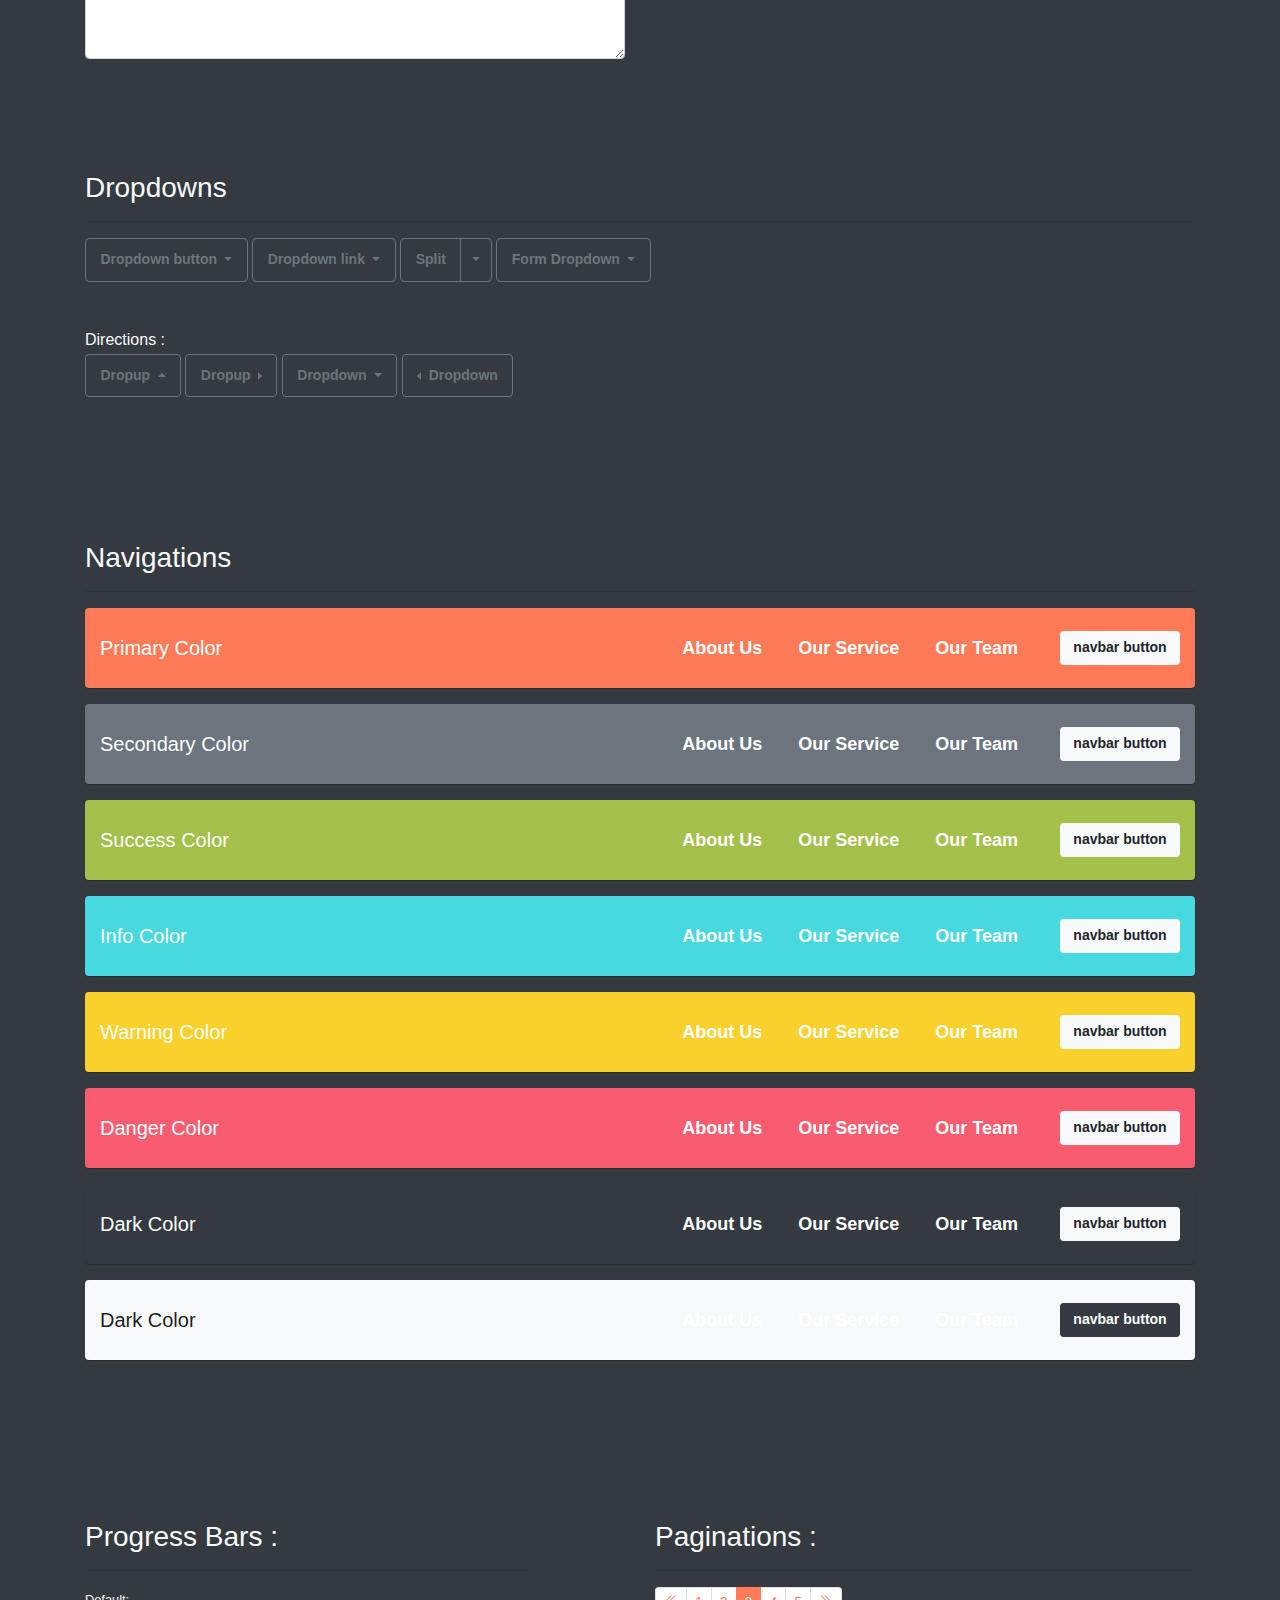
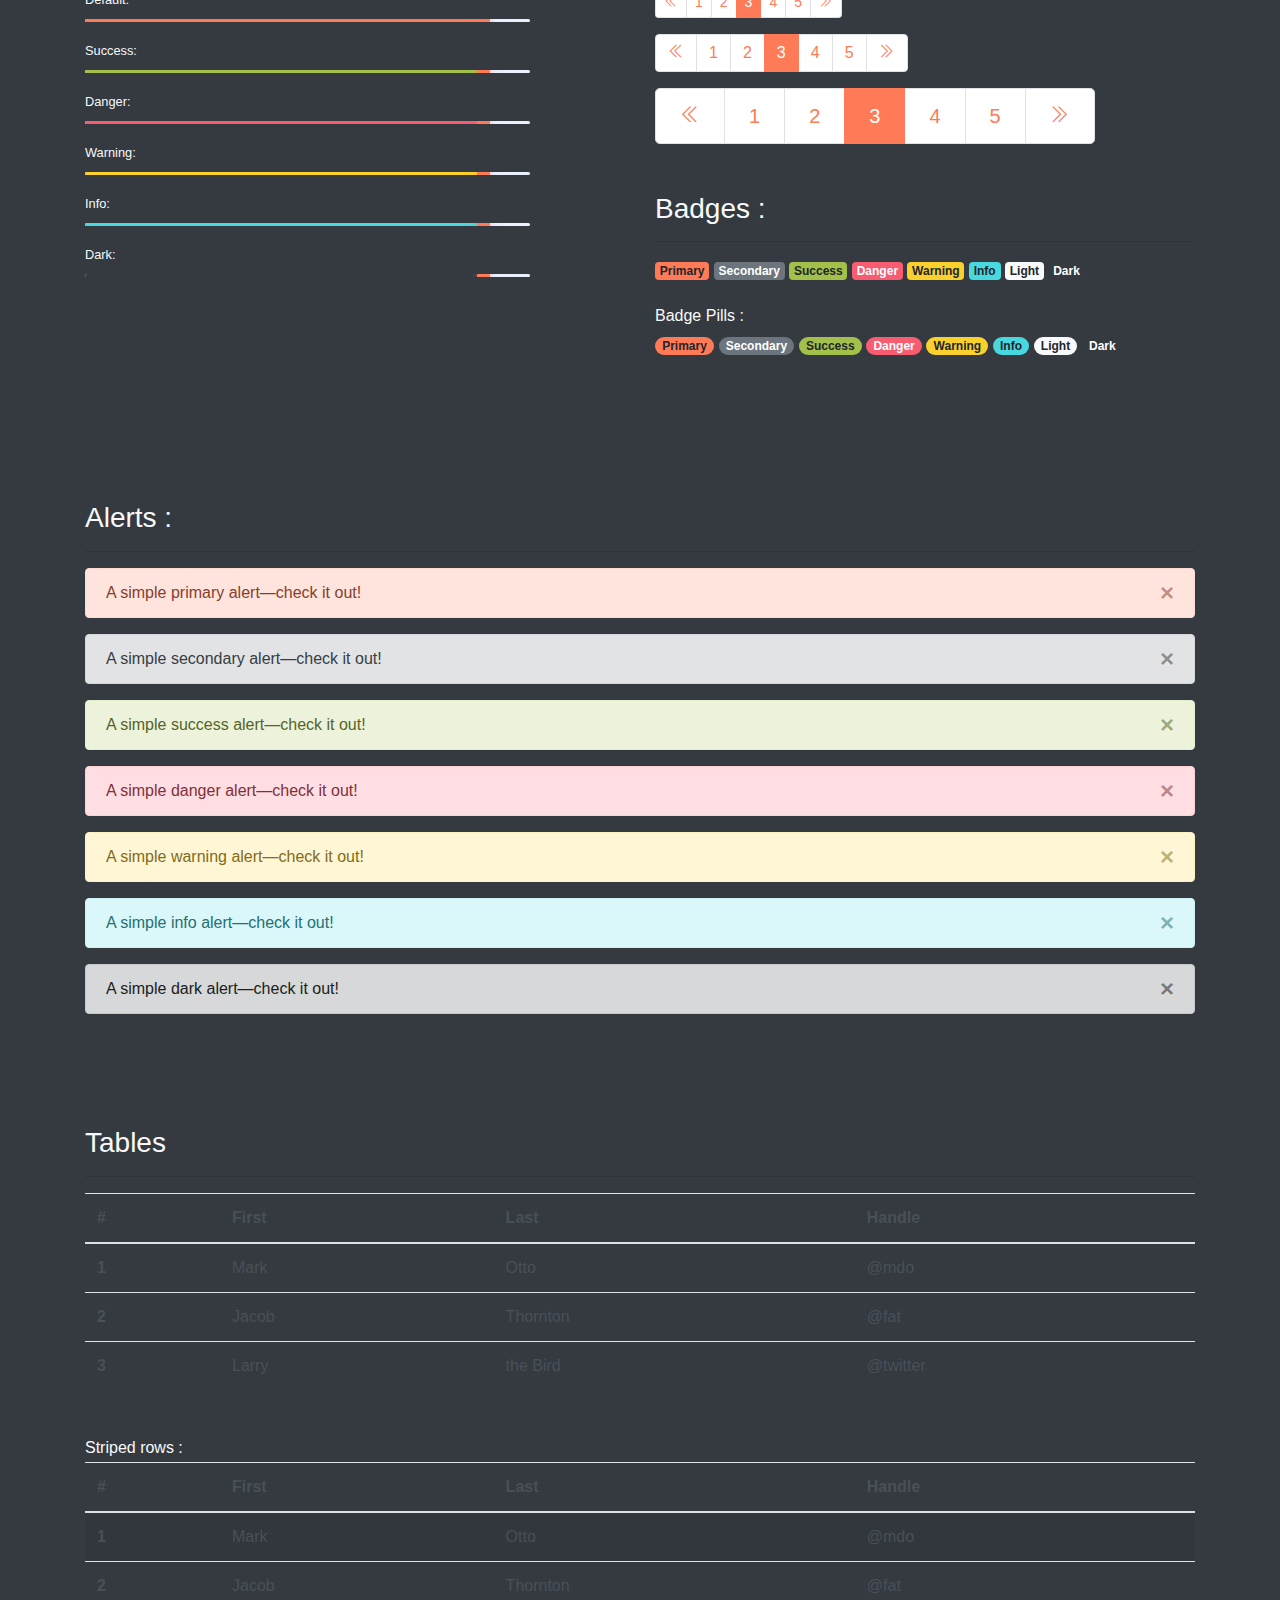
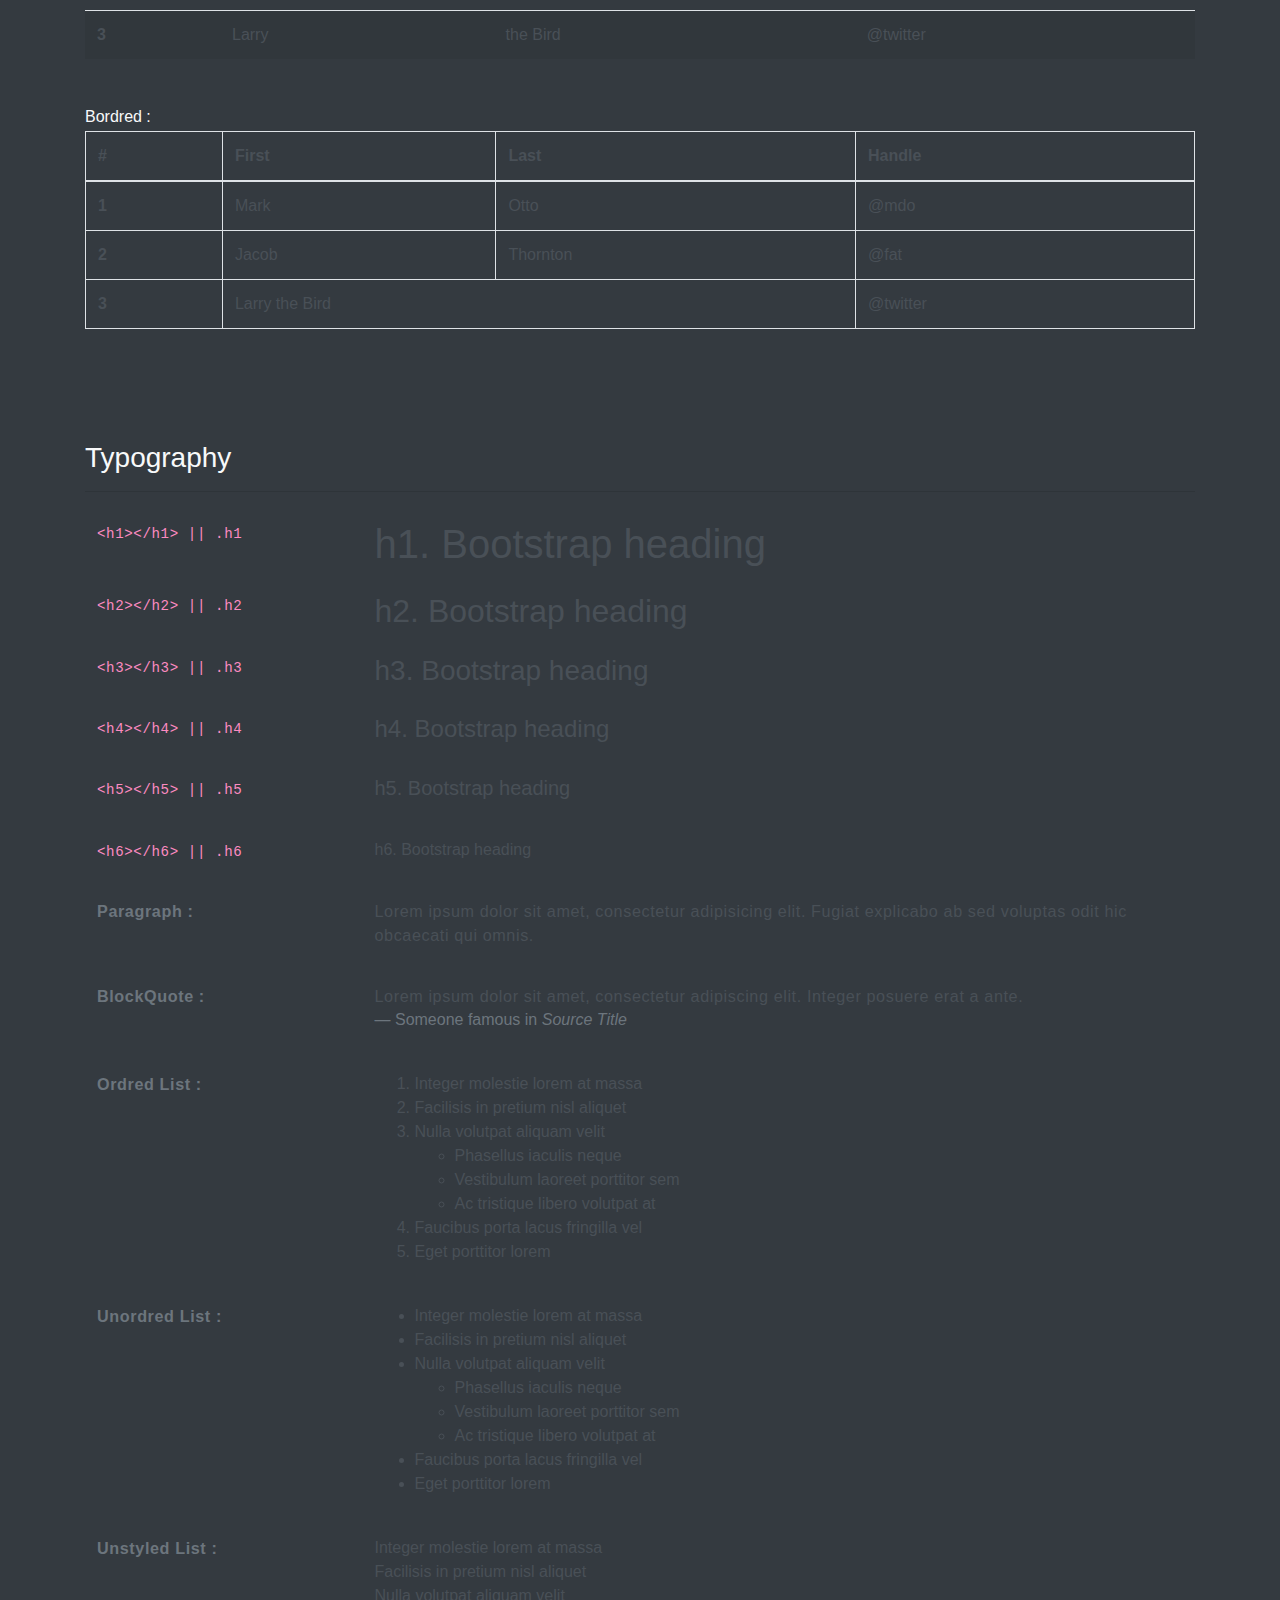
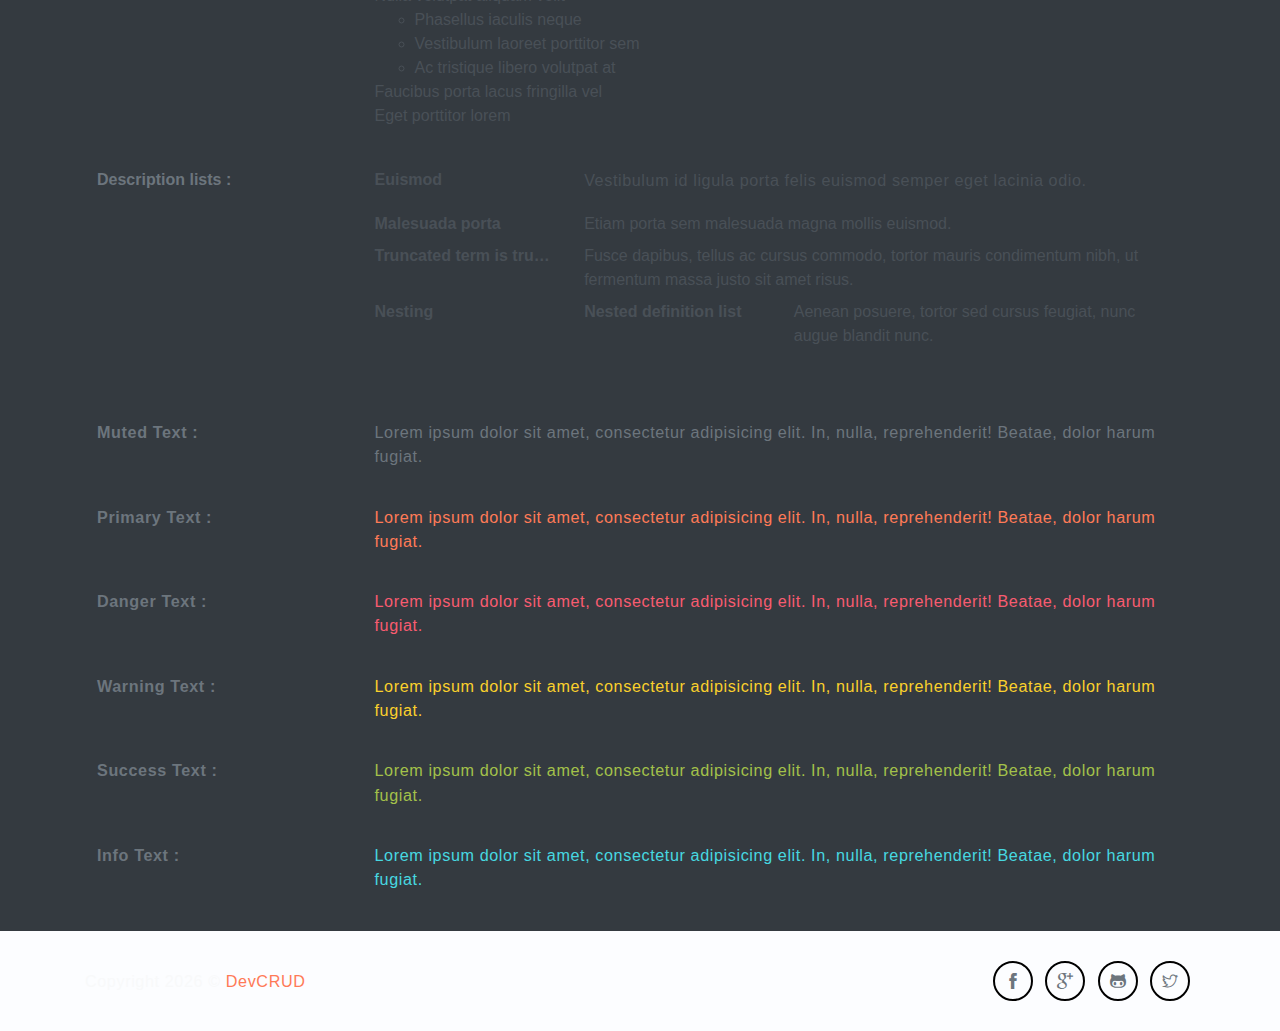
<file: components.html>
<!DOCTYPE html>
<html lang="en">
<head>
   <meta charset="utf-8">
   <meta name="viewport" content="width=device-width, initial-scale=1, shrink-to-fit=no">
   <meta name="description" content="Start your development with Steller landing page.">
   <meta name="author" content="Devcrud">
   <title>Steller | Components</title>
   <!-- font icons -->
   <link rel="stylesheet" href="assets/vendors/themify-icons/css/themify-icons.css">
   <!-- Bootstrap + Steller  -->
   <link rel="stylesheet" href="assets/css/steller.css">
</head>
<body>

   <!-- Page Header -->
   <header class="header header-mini"> 
      <div class="header-title">Components</div> 
      <nav aria-label="breadcrumb">
         <ol class="breadcrumb">
            <li class="breadcrumb-item"><a href="/">Home</a></li>
            <li class="breadcrumb-item active" aria-current="page">Components</li>
         </ol>
      </nav>
   </header> <!-- End Of Page Header -->

   <!-- main content -->
   <div class="container">

      <!-- Buttons -->
      <h3 class="mt-5">Buttons</h3>
      <hr>
      <h6 class="section-secondary-title">Styles :</h6>
      <button class="btn btn-primary">Default</button>
      <button class="btn btn-outline-primary">outline</button>
      <button class="btn btn-primary rounded">Rounded</button>
      <button class="btn btn-primary rounded"><i class="ti-thumb-up pr-1"></i> With Icon</button>
      <button class="btn btn-primary circle"><i class="ti-heart"></i></button>

      <h6 class="section-secondary-title mt-5">Sizes :</h6>
      <button class="btn btn-primary btn-lg">Large</button>
      <button class="btn btn-primary ">Regular</button>
      <button class="btn btn-primary btn-sm">Small</button>
      <button class="btn btn-primary w-sm ml-3">w-sm</button>
      <button class="btn btn-primary w-md">w-md</button>
      <button class="btn btn-primary w-lg">w-lg</button>

      <h6 class="section-secondary-title mt-5">Colors :</h6>          
      <button type="button" class="btn btn-primary">Primary</button>
      <button type="button" class="btn btn-secondary">Secondary</button>
      <button type="button" class="btn btn-success">Success</button>
      <button type="button" class="btn btn-danger">Danger</button>
      <button type="button" class="btn btn-warning">Warning</button>
      <button type="button" class="btn btn-info">Info</button>
      <button type="button" class="btn btn-light">Light</button>
      <button type="button" class="btn btn-dark">Dark</button>

      <h6 class="section-secondary-title mt-5">Buttons Tags :</h6>
      <button class="btn btn-primary" type="submit">Button</button>
      <input class="btn btn-primary" type="button" value="Input">
      <input class="btn btn-primary" type="submit" value="Submit">
      <input class="btn btn-primary" type="reset" value="Reset">
      
      <!-- devider -->
      <div class="py-5"></div>

      <!-- Inputs -->
      <h3>Inputs</h3>
      <hr>
      <div class="row mt-5">
         <div class="col-md-6">
            <h6 class="section-secondary-title">Form controls :</h6>        
            <div class="form-group">
               <input type="email" class="form-control" id="exampleFormControlInput1" placeholder="Email address">
            </div>
            <div class="form-group">
               <input type="date" class="form-control" id="exampleFormControlInput1" placeholder="Date">
            </div>
            <div class="form-group">
               <input class="form-control" type="text" placeholder="Readonly input here…" readonly>
            </div>
            <div class="form-group">
               <input class="form-control" id="disabledInput" type="text" placeholder="Disabled input here..." disabled>
            </div>
            <div class="form-group">
               <select class="form-control" id="exampleFormControlSelect1">
                  <option>Example select</option>
                  <option>1</option>
                  <option>2</option>
                  <option>3</option>
                  <option>4</option>
                  <option>5</option>
               </select>
            </div>
            <div class="form-group">
               <select multiple class="form-control" id="exampleFormControlSelect2">
                  <option>Example multiple select</option>
                  <option>1</option>
                  <option>2</option>
                  <option>3</option>
                  <option>4</option>
                  <option>5</option>
               </select>
            </div>
            <div class="form-group">
               <textarea class="form-control" id="exampleFormControlTextarea1" rows="3" placeholder="Example textarea"></textarea>
            </div>
         </div>
         <div class="col-md-6">
            <h6 class="section-secondary-title">Sizes :</h6>    
            <div class="form-group">
               <input class="form-control form-control-lg" type="text" placeholder=".form-control-lg">             
            </div>
            <div class="form-group">
               <input class="form-control" type="text" placeholder="Default input">
            </div>
            <div class="form-group">
               <input class="form-control form-control-sm" type="text" placeholder=".form-control-sm"> 
            </div>
         </div>
      </div> <!-- end of inputs -->   

      <!-- devider -->
      <div class="py-5"></div>             

      <!-- Dropdowns -->
      <h3 class="components-section-title font-weight-normal">Dropdowns</h3>
      <hr>
      <div class="dropdown d-inline-block">
         <button class="btn btn-outline-secondary dropdown-toggle" type="button" id="dropdownMenuButton" data-toggle="dropdown" aria-haspopup="true" aria-expanded="false">
         Dropdown button
         </button>
         <div class="dropdown-menu" aria-labelledby="dropdownMenuButton">
         <a class="dropdown-item" href="#">Action</a>
         <a class="dropdown-item" href="#">Another action</a>
         <a class="dropdown-item" href="#">Something else here</a>
         </div>
      </div>
      <div class="dropdown d-inline-block">
         <a class="btn btn-outline-secondary dropdown-toggle" href="#" role="button" id="dropdownMenuLink" data-toggle="dropdown" aria-haspopup="true" aria-expanded="false">
            Dropdown link
         </a>
         <div class="dropdown-menu" aria-labelledby="dropdownMenuLink">
            <a class="dropdown-item" href="#">Action</a>
            <a class="dropdown-item" href="#">Another action</a>
            <a class="dropdown-item" href="#">Something else here</a>
         </div>
      </div>
      <div class="btn-group">
         <button type="button" class="btn btn-outline-secondary">Split</button>
         <button type="button" class="btn btn-outline-secondary dropdown-toggle dropdown-toggle-split" data-toggle="dropdown" aria-haspopup="true" aria-expanded="false">
         <span class="sr-only">Toggle Dropdown</span>
         </button>
         <div class="dropdown-menu">
            <a class="dropdown-item" href="#">Action</a>
            <a class="dropdown-item" href="#">Another action</a>
            <a class="dropdown-item" href="#">Something else here</a>
            <div class="dropdown-divider"></div>
            <a class="dropdown-item" href="#">Separated link</a>
         </div>
      </div>
      <div class="btn-group">
         <button class="btn btn-outline-secondary dropdown-toggle" type="button" id="dropdownMenuButton" data-toggle="dropdown" aria-haspopup="true" aria-expanded="false">
            Form Dropdown
         </button>
         <div class="dropdown-menu form">
            <form class="px-4 py-3">
               <div class="form-group">
                  <input type="email" class="form-control" id="exampleDropdownFormEmail1" placeholder="email@example.com">
               </div>
               <div class="form-group">
                  <input type="password" class="form-control" id="exampleDropdownFormPassword1" placeholder="Password">
               </div>
               <div class="form-check mb-3">
                  <input type="checkbox" class="form-check-input" id="dropdownCheck">
                  <label class="form-check-label" for="dropdownCheck">
                     Remember me
                  </label>
               </div>
               <button type="submit" class="btn btn-primary btn-block">Sign in</button>
            </form>
            <div class="dropdown-divider"></div>
            <a class="dropdown-item" href="#"><small>New around here? Sign up</small></a>
            <a class="dropdown-item" href="#"><small>Forgot password?</small></a>
         </div>
      </div>       
      <h6 class="section-secondary-title mt-5">Directions :</h6>  
      <div class="btn-group dropup">
         <button type="button" class="btn btn-outline-secondary dropdown-toggle" data-toggle="dropdown" aria-haspopup="true" aria-expanded="false">
            Dropup
         </button>
         <div class="dropdown-menu">
            <a class="dropdown-item" href="#">Action</a>
            <a class="dropdown-item" href="#">Another action</a>
            <a class="dropdown-item" href="#">Something else here</a>
            <div class="dropdown-divider"></div>
            <a class="dropdown-item" href="#">Separated link</a>
         </div>
      </div>
      <div class="btn-group dropright">
         <button type="button" class="btn btn-outline-secondary dropdown-toggle" data-toggle="dropdown" aria-haspopup="true" aria-expanded="false">
            Dropup
         </button>
         <div class="dropdown-menu">
            <a class="dropdown-item" href="#">Action</a>
            <a class="dropdown-item" href="#">Another action</a>
            <a class="dropdown-item" href="#">Something else here</a>
            <div class="dropdown-divider"></div>
            <a class="dropdown-item" href="#">Separated link</a>
         </div>
      </div>
      <div class="btn-group">
         <button type="button" class="btn btn-outline-secondary dropdown-toggle" data-toggle="dropdown" aria-haspopup="true" aria-expanded="false">
            Dropdown
         </button>
         <div class="dropdown-menu">
            <a class="dropdown-item" href="#">Action</a>
            <a class="dropdown-item" href="#">Another action</a>
            <a class="dropdown-item" href="#">Something else here</a>
            <div class="dropdown-divider"></div>
            <a class="dropdown-item" href="#">Separated link</a>
         </div>
      </div>
      <div class="btn-group dropleft">
         <button type="button" class="btn btn-outline-secondary dropdown-toggle" data-toggle="dropdown" aria-haspopup="true" aria-expanded="false">
            Dropdown
         </button>
         <div class="dropdown-menu">
            <a class="dropdown-item" href="#">Action</a>
            <a class="dropdown-item" href="#">Another action</a>
            <a class="dropdown-item" href="#">Something else here</a>
            <div class="dropdown-divider"></div>
            <a class="dropdown-item" href="#">Separated link</a>
         </div>
      </div> <!-- end of Dropdowns -->  

      <!-- devider -->
      <div class="py-5"></div>   

      <!-- navbars -->
      <h3 class="components-section-title font-weight-normal mt-5">Navigations</h3>
      <hr>
      <nav class="navbar navbar-expand-sm navbar-dark bg-primary rounded shadow mb-3">
         <div class="container">
            <a class="navbar-brand" href="#">Primary Color</a>
            <button class="navbar-toggler ml-auto" type="button" data-toggle="collapse" data-target="#navbarSupportedContent" aria-controls="navbarSupportedContent" aria-expanded="false" aria-label="Toggle navigation">
            <span class="navbar-toggler-icon"></span>
            </button>
            <div class="collapse navbar-collapse" id="navbarSupportedContent">
               <ul class="navbar-nav ml-auto"> 
                  <li class="nav-item">
                     <a class="nav-link" href="#about">About Us</a>
                  </li>
                  <li class="nav-item">
                     <a class="nav-link" href="#service">Our Service</a>
                  </li>
                  <li class="nav-item">
                     <a class="nav-link" href="#team">Our Team</a>
                  </li>
                  <li class="nav-item">
                     <a href="#book-table" class="ml-4 mt-1 btn btn-light btn-sm">navbar button</a>
                  </li>
               </ul>                       
            </div>
         </div>
      </nav>
      <nav class="navbar navbar-expand-sm navbar-dark bg-secondary rounded shadow mb-3">
         <div class="container">
            <a class="navbar-brand" href="#">Secondary Color</a>
            <button class="navbar-toggler ml-auto" type="button" data-toggle="collapse" data-target="#navbarSupportedContent" aria-controls="navbarSupportedContent" aria-expanded="false" aria-label="Toggle navigation">
            <span class="navbar-toggler-icon"></span>
            </button>
            <div class="collapse navbar-collapse" id="navbarSupportedContent">
               <ul class="navbar-nav ml-auto"> 
                  <li class="nav-item">
                     <a class="nav-link" href="#about">About Us</a>
                  </li>
                  <li class="nav-item">
                     <a class="nav-link" href="#service">Our Service</a>
                  </li>
                  <li class="nav-item">
                     <a class="nav-link" href="#team">Our Team</a>
                  </li>
                  <li class="nav-item">
                     <a href="#book-table" class="ml-4 mt-1 btn btn-light btn-sm">navbar button</a>
                  </li>
               </ul>                       
            </div>
         </div>
      </nav>
      <nav class="navbar navbar-expand-sm navbar-dark bg-success rounded shadow mb-3">
         <div class="container">
            <a class="navbar-brand" href="#">Success Color</a>
            <button class="navbar-toggler ml-auto" type="button" data-toggle="collapse" data-target="#navbarSupportedContent" aria-controls="navbarSupportedContent" aria-expanded="false" aria-label="Toggle navigation">
            <span class="navbar-toggler-icon"></span>
            </button>
            <div class="collapse navbar-collapse" id="navbarSupportedContent">
               <ul class="navbar-nav ml-auto"> 
                  <li class="nav-item">
                     <a class="nav-link" href="#about">About Us</a>
                  </li>
                  <li class="nav-item">
                     <a class="nav-link" href="#service">Our Service</a>
                  </li>
                  <li class="nav-item">
                     <a class="nav-link" href="#team">Our Team</a>
                  </li>
                  <li class="nav-item">
                     <a href="#book-table" class="ml-4 mt-1 btn btn-light btn-sm">navbar button</a>
                  </li>
               </ul>                       
            </div>
         </div>
      </nav>
      <nav class="navbar navbar-expand-sm navbar-dark bg-info rounded shadow mb-3">
         <div class="container">
            <a class="navbar-brand" href="#">Info Color</a>
            <button class="navbar-toggler ml-auto" type="button" data-toggle="collapse" data-target="#navbarSupportedContent" aria-controls="navbarSupportedContent" aria-expanded="false" aria-label="Toggle navigation">
            <span class="navbar-toggler-icon"></span>
            </button>
            <div class="collapse navbar-collapse" id="navbarSupportedContent">
               <ul class="navbar-nav ml-auto"> 
                  <li class="nav-item">
                     <a class="nav-link" href="#about">About Us</a>
                  </li>
                  <li class="nav-item">
                     <a class="nav-link" href="#service">Our Service</a>
                  </li>
                  <li class="nav-item">
                     <a class="nav-link" href="#team">Our Team</a>
                  </li>
                  <li class="nav-item">
                     <a href="#book-table" class="ml-4 mt-1 btn btn-light btn-sm">navbar button</a>
                  </li>
               </ul>                       
            </div>
         </div>
      </nav>
      <nav class="navbar navbar-expand-sm navbar-dark bg-warning rounded shadow mb-3">
         <div class="container">
            <a class="navbar-brand" href="#">Warning Color</a>
            <button class="navbar-toggler ml-auto" type="button" data-toggle="collapse" data-target="#navbarSupportedContent" aria-controls="navbarSupportedContent" aria-expanded="false" aria-label="Toggle navigation">
            <span class="navbar-toggler-icon"></span>
            </button>
            <div class="collapse navbar-collapse" id="navbarSupportedContent">
               <ul class="navbar-nav ml-auto"> 
                  <li class="nav-item">
                     <a class="nav-link" href="#about">About Us</a>
                  </li>
                  <li class="nav-item">
                     <a class="nav-link" href="#service">Our Service</a>
                  </li>
                  <li class="nav-item">
                     <a class="nav-link" href="#team">Our Team</a>
                  </li>
                  <li class="nav-item">
                     <a href="#book-table" class="ml-4 mt-1 btn btn-light btn-sm">navbar button</a>
                  </li>
               </ul>                       
            </div>
         </div>
      </nav>
      <nav class="navbar navbar-expand-sm navbar-dark bg-danger rounded shadow mb-3">
         <div class="container">
            <a class="navbar-brand" href="#">Danger Color</a>
            <button class="navbar-toggler ml-auto" type="button" data-toggle="collapse" data-target="#navbarSupportedContent" aria-controls="navbarSupportedContent" aria-expanded="false" aria-label="Toggle navigation">
            <span class="navbar-toggler-icon"></span>
            </button>
            <div class="collapse navbar-collapse" id="navbarSupportedContent">
               <ul class="navbar-nav ml-auto"> 
                  <li class="nav-item">
                     <a class="nav-link" href="#about">About Us</a>
                  </li>
                  <li class="nav-item">
                     <a class="nav-link" href="#service">Our Service</a>
                  </li>
                  <li class="nav-item">
                     <a class="nav-link" href="#team">Our Team</a>
                  </li>
                  <li class="nav-item">
                     <a href="#book-table" class="ml-4 mt-1 btn btn-light btn-sm">navbar button</a>
                  </li>
               </ul>                       
            </div>
         </div>
      </nav>
      <nav class="navbar navbar-expand-sm navbar-dark bg-dark rounded shadow mb-3">
         <div class="container">
            <a class="navbar-brand" href="#">Dark Color</a>
            <button class="navbar-toggler ml-auto" type="button" data-toggle="collapse" data-target="#navbarSupportedContent" aria-controls="navbarSupportedContent" aria-expanded="false" aria-label="Toggle navigation">
            <span class="navbar-toggler-icon"></span>
            </button>
            <div class="collapse navbar-collapse" id="navbarSupportedContent">
               <ul class="navbar-nav ml-auto"> 
                  <li class="nav-item">
                     <a class="nav-link" href="#about">About Us</a>
                  </li>
                  <li class="nav-item">
                     <a class="nav-link" href="#service">Our Service</a>
                  </li>
                  <li class="nav-item">
                     <a class="nav-link" href="#team">Our Team</a>
                  </li>
                  <li class="nav-item">
                     <a href="#book-table" class="ml-4 mt-1 btn btn-light btn-sm">navbar button</a>
                  </li>
               </ul>                       
            </div>
         </div>
      </nav>
      <nav class="navbar navbar-expand-sm navbar-light bg-light rounded shadow mb-3">
         <div class="container">
            <a class="navbar-brand" href="#">Dark Color</a>
            <button class="navbar-toggler ml-auto" type="button" data-toggle="collapse" data-target="#navbarSupportedContent" aria-controls="navbarSupportedContent" aria-expanded="false" aria-label="Toggle navigation">
            <span class="navbar-toggler-icon"></span>
            </button>
            <div class="collapse navbar-collapse" id="navbarSupportedContent">
               <ul class="navbar-nav ml-auto"> 
                  <li class="nav-item">
                     <a class="nav-link" href="#about">About Us</a>
                  </li>
                  <li class="nav-item">
                     <a class="nav-link" href="#service">Our Service</a>
                  </li>
                  <li class="nav-item">
                     <a class="nav-link" href="#team">Our Team</a>
                  </li>
                  <li class="nav-item">
                     <a href="#book-table" class="ml-4 mt-1 btn btn-dark btn-sm">navbar button</a>
                  </li>
               </ul>                       
            </div>
         </div>
      </nav>
      <!-- End of navbars -->

      <!-- devider -->
      <div class="py-5"></div>   
      
      <!-- progress bars -->
      <div class="row justify-content-between">
         <div class="col-md-5">
            <h3 class="components-section-title font-weight-normal mt-5">Progress Bars :</h3>
            <hr>
            <small>Default: </small>
            <div class="progress mt-2 mb-3">
               <div class="progress-bar" role="progressbar" style="width: 90%" aria-valuenow="25" aria-valuemin="0" aria-valuemax="100"><span>90%</span></div>
            </div>
            <small>Success:</small>
            <div class="progress mt-2 mb-3">
               <div class="progress-bar bg-success" role="progressbar" style="width: 90%" aria-valuenow="25" aria-valuemin="0" aria-valuemax="100"><span>90%</span></div>
            </div>
            <small>Danger:</small>
            <div class="progress mt-2 mb-3">
               <div class="progress-bar bg-danger" role="progressbar" style="width: 90%" aria-valuenow="25" aria-valuemin="0" aria-valuemax="100"><span>90%</span></div>
            </div>
            <small>Warning:</small>
            <div class="progress mt-2 mb-3">
               <div class="progress-bar bg-warning" role="progressbar" style="width: 90%" aria-valuenow="25" aria-valuemin="0" aria-valuemax="100"><span>90%</span></div>
            </div>
            <small>Info:</small>
            <div class="progress mt-2 mb-3">
               <div class="progress-bar bg-info" role="progressbar" style="width: 90%" aria-valuenow="25" aria-valuemin="0" aria-valuemax="100"><span>90%</span></div>
            </div>
            <small>Dark:</small>
            <div class="progress mt-2 mb-3">
               <div class="progress-bar bg-dark" role="progressbar" style="width: 90%" aria-valuenow="25" aria-valuemin="0" aria-valuemax="100"><span>90%</span></div>
            </div>
         </div>
         <div class="col-md-6">
            <h3 class="components-section-title font-weight-normal mt-5">Paginations :</h3>
            <hr>
            <nav aria-label="Page navigation example">
               <ul class="pagination pagination-sm">
                  <li class="page-item"><a class="page-link" href="#"><i class="ti-angle-double-left"></i></a></li>
                  <li class="page-item"><a class="page-link" href="#">1</a></li>
                  <li class="page-item"><a class="page-link" href="#">2</a></li>
                  <li class="page-item active"><a class="page-link" href="#">3</a></li>
                  <li class="page-item"><a class="page-link" href="#">4</a></li>
                  <li class="page-item"><a class="page-link" href="#">5</a></li>
                  <li class="page-item"><a class="page-link" href="#"><i class="ti-angle-double-right"></i></a></li>
               </ul>
            </nav>
            <nav aria-label="Page navigation example">
               <ul class="pagination">
               <li class="page-item"><a class="page-link" href="#"><i class="ti-angle-double-left"></i></a></li>
                  <li class="page-item"><a class="page-link" href="#">1</a></li>
                  <li class="page-item"><a class="page-link" href="#">2</a></li>
                  <li class="page-item active"><a class="page-link" href="#">3</a></li>
                  <li class="page-item"><a class="page-link" href="#">4</a></li>
                  <li class="page-item"><a class="page-link" href="#">5</a></li>
                  <li class="page-item"><a class="page-link" href="#"><i class="ti-angle-double-right"></i></a></li>
               </ul>
            </nav>
            <nav aria-label="Page navigation example">
               <ul class="pagination pagination-lg">
                  <li class="page-item"><a class="page-link" href="#"><i class="ti-angle-double-left"></i></a></li>
                  <li class="page-item"><a class="page-link" href="#">1</a></li>
                  <li class="page-item"><a class="page-link" href="#">2</a></li>
                  <li class="page-item active"><a class="page-link" href="#">3</a></li>
                  <li class="page-item"><a class="page-link" href="#">4</a></li>
                  <li class="page-item"><a class="page-link" href="#">5</a></li>
                  <li class="page-item"><a class="page-link" href="#"><i class="ti-angle-double-right"></i></a></li>
               </ul>
            </nav>

            <!-- Badges -->
            <h3 class="components-section-title font-weight-normal mt-5">Badges :</h3>
            <hr>
            <span class="badge badge-primary">Primary</span>
            <span class="badge badge-secondary">Secondary</span>
            <span class="badge badge-success">Success</span>
            <span class="badge badge-danger">Danger</span>
            <span class="badge badge-warning">Warning</span>
            <span class="badge badge-info">Info</span>
            <span class="badge badge-light">Light</span>
            <span class="badge badge-dark">Dark</span>
            <h6 class="section-secondary-title mt-4 mb-2">Badge Pills :</h6>
            <span class="badge badge-pill badge-primary">Primary</span>
            <span class="badge badge-pill badge-secondary">Secondary</span>
            <span class="badge badge-pill badge-success">Success</span>
            <span class="badge badge-pill badge-danger">Danger</span>
            <span class="badge badge-pill badge-warning">Warning</span>
            <span class="badge badge-pill badge-info">Info</span>
            <span class="badge badge-pill badge-light">Light</span>
            <span class="badge badge-pill badge-dark">Dark</span>
         </div>
      </div> <!-- End of Progress bars -->

      <!-- devider -->
      <div class="py-5"></div>  

      <!-- Alerts -->
      <h3 class="components-section-title font-weight-normal mt-5">Alerts :</h3>
      <hr>
      <div class="alert alert-primary alert-dismissible fade show" role="alert">
         A simple primary alert—check it out!
         <button type="button" class="close" data-dismiss="alert" aria-label="Close">
            <span aria-hidden="true">&times;</span>
         </button>
      </div>
      <div class="alert alert-secondary alert-dismissible fade show" role="alert">
         A simple secondary alert—check it out!
         <button type="button" class="close" data-dismiss="alert" aria-label="Close">
            <span aria-hidden="true">&times;</span>
         </button>
      </div>
      <div class="alert alert-success alert-dismissible fade show" role="alert">
         A simple success alert—check it out!
         <button type="button" class="close" data-dismiss="alert" aria-label="Close">
            <span aria-hidden="true">&times;</span>
         </button>
      </div>
      <div class="alert alert-danger alert-dismissible fade show" role="alert">
         A simple danger alert—check it out!
         <button type="button" class="close" data-dismiss="alert" aria-label="Close">
            <span aria-hidden="true">&times;</span>
         </button>
      </div>
      <div class="alert alert-warning alert-dismissible fade show" role="alert">
         A simple warning alert—check it out!
         <button type="button" class="close" data-dismiss="alert" aria-label="Close">
            <span aria-hidden="true">&times;</span>
         </button>
      </div>
      <div class="alert alert-info alert-dismissible fade show" role="alert">
         A simple info alert—check it out!
         <button type="button" class="close" data-dismiss="alert" aria-label="Close">
            <span aria-hidden="true">&times;</span>
         </button>
      </div>
      <div class="alert alert-dark alert-dismissible fade show" role="alert">
         A simple dark alert—check it out!
         <button type="button" class="close" data-dismiss="alert" aria-label="Close">
            <span aria-hidden="true">&times;</span>
         </button>
      </div>
      <!-- end of alerts -->

      <!-- devider -->
      <div class="py-5"></div> 
   
      <!-- tables -->
      <h3 class="components-section-title">Tables</h3>
      <hr>
      <table class="table">
         <thead>
            <tr>
               <th scope="col">#</th>
               <th scope="col">First</th>
               <th scope="col">Last</th>
               <th scope="col">Handle</th>
            </tr>
         </thead>
         <tbody>
            <tr>
               <th scope="row">1</th>
               <td>Mark</td>
               <td>Otto</td>
               <td>@mdo</td>
            </tr>
            <tr>
               <th scope="row">2</th>
               <td>Jacob</td>
               <td>Thornton</td>
               <td>@fat</td>
            </tr>
            <tr>
               <th scope="row">3</th>
               <td>Larry</td>
               <td>the Bird</td>
               <td>@twitter</td>
            </tr>
         </tbody>
      </table>

      <h6 class="section-secondary-title mt-5">Striped rows :</h6>
      <table class="table table-striped">
         <thead>
            <tr>
               <th scope="col">#</th>
               <th scope="col">First</th>
               <th scope="col">Last</th>
               <th scope="col">Handle</th>
            </tr>
         </thead>
         <tbody>
            <tr>
               <th scope="row">1</th>
               <td>Mark</td>
               <td>Otto</td>
               <td>@mdo</td>
            </tr>
            <tr>
               <th scope="row">2</th>
               <td>Jacob</td>
               <td>Thornton</td>
               <td>@fat</td>
            </tr>
            <tr>
               <th scope="row">3</th>
               <td>Larry</td>
               <td>the Bird</td>
               <td>@twitter</td>
            </tr>
         </tbody>
      </table>

      <h6 class="section-secondary-title mt-5">Bordred :</h6>
      <table class="table table-bordered">
         <thead>
            <tr>
               <th scope="col">#</th>
               <th scope="col">First</th>
               <th scope="col">Last</th>
               <th scope="col">Handle</th>
            </tr>
         </thead>
         <tbody>
            <tr>
               <th scope="row">1</th>
               <td>Mark</td>
               <td>Otto</td>
               <td>@mdo</td>
            </tr>
            <tr>
               <th scope="row">2</th>
               <td>Jacob</td>
               <td>Thornton</td>
               <td>@fat</td>
            </tr>
            <tr>
               <th scope="row">3</th>
               <td colspan="2">Larry the Bird</td>
               <td>@twitter</td>
            </tr>
         </tbody>
      </table>
      <!-- end of tables -->

      <!-- devider -->
      <div class="py-5"></div> 

      <!-- typography -->
      <h3 class="components-section-title">Typography</h3>
      <hr>
     
      <table class="table table-borderless v-align-center">
         <tbody>
            <tr>
               <td>
                  <p><code class="highlighter-rouge">&lt;h1&gt;&lt;/h1&gt; || .h1</code></p>
               </td>
               <td class="w-75"><span class="h1">h1. Bootstrap heading</span></td>
            </tr>
            <tr>
               <td>
                  <p><code class="highlighter-rouge">&lt;h2&gt;&lt;/h2&gt; || .h2</code></p>
               </td>
               <td><span class="h2">h2. Bootstrap heading</span></td>
            </tr>
            <tr>
               <td>
                  <p><code class="highlighter-rouge">&lt;h3&gt;&lt;/h3&gt; || .h3</code></p>
               </td>
               <td><span class="h3">h3. Bootstrap heading</span></td>
            </tr>
            <tr>
               <td>
                  <p><code class="highlighter-rouge">&lt;h4&gt;&lt;/h4&gt; || .h4</code></p>
               </td>
               <td><span class="h4">h4. Bootstrap heading</span></td>
            </tr>
            <tr>
               <td>
                  <p><code class="highlighter-rouge">&lt;h5&gt;&lt;/h5&gt; || .h5</code></p>
               </td>
               <td><span class="h5">h5. Bootstrap heading</span></td>
            </tr>
            <tr>
               <td>
                  <p><code class="highlighter-rouge">&lt;h6&gt;&lt;/h6&gt; || .h6</code></p>
               </td>
               <td><span class="h6">h6. Bootstrap heading</span></td>
            </tr>
            <tr>
               <td>
                  <p class="font-weight-bold text-muted">Paragraph :</p>
               </td>
               <td><p>Lorem ipsum dolor sit amet, consectetur adipisicing elit. Fugiat explicabo ab sed voluptas odit hic obcaecati qui omnis.</p></td>
            </tr>
            <tr>
               <td>
                  <p class="font-weight-bold text-muted">BlockQuote :</p>
               </td>
               <td>
                  <blockquote class="blockquote">
                     <p class="mb-0">Lorem ipsum dolor sit amet, consectetur adipiscing elit. Integer posuere erat a ante.</p>
                     <footer class="blockquote-footer">Someone famous in <cite title="Source Title">Source Title</cite></footer>
                  </blockquote>
               </td>
            </tr>

            <tr>
               <td><p class="font-weight-bold text-muted">Ordred List :</p></td>
               <td>
                  <ol>
                     <li>Integer molestie lorem at massa</li>
                     <li>Facilisis in pretium nisl aliquet</li>
                     <li>Nulla volutpat aliquam velit
                        <ul>
                           <li>Phasellus iaculis neque</li>
                           <li>Vestibulum laoreet porttitor sem</li>
                           <li>Ac tristique libero volutpat at</li>
                        </ul>
                     </li>
                     <li>Faucibus porta lacus fringilla vel</li>
                     <li>Eget porttitor lorem</li>
                  </ol>
               </td>
            </tr>
            <tr>
               <td><p class="font-weight-bold text-muted">Unordred List :</p></td>
               <td>
                  <ul >
                     <li>Integer molestie lorem at massa</li>
                     <li>Facilisis in pretium nisl aliquet</li>
                     <li>Nulla volutpat aliquam velit
                        <ul>
                           <li>Phasellus iaculis neque</li>
                           <li>Vestibulum laoreet porttitor sem</li>
                           <li>Ac tristique libero volutpat at</li>
                        </ul>
                     </li>
                     <li>Faucibus porta lacus fringilla vel</li>
                     <li>Eget porttitor lorem</li>
                  </ul>
               </td>
            </tr>
            <tr>
               <td><p class="font-weight-bold text-muted">Unstyled List :</p></td>
               <td>
                  <ul class="list-unstyled">
                     <li>Integer molestie lorem at massa</li>
                     <li>Facilisis in pretium nisl aliquet</li>
                     <li>Nulla volutpat aliquam velit
                        <ul>
                           <li>Phasellus iaculis neque</li>
                           <li>Vestibulum laoreet porttitor sem</li>
                           <li>Ac tristique libero volutpat at</li>
                        </ul>
                     </li>
                     <li>Faucibus porta lacus fringilla vel</li>
                     <li>Eget porttitor lorem</li>
                  </ul>
               </td>
            </tr>
            <tr>
               <td class="font-weight-bold text-muted">Description lists : </td>
               <td>
                  <dl class="row">
                     <dt class="col-sm-3">Euismod</dt>
                     <dd class="col-sm-9">
                        <p>Vestibulum id ligula porta felis euismod semper eget lacinia odio.</p>
                     </dd>

                     <dt class="col-sm-3">Malesuada porta</dt>
                     <dd class="col-sm-9">Etiam porta sem malesuada magna mollis euismod.</dd>

                     <dt class="col-sm-3 text-truncate">Truncated term is truncated</dt>
                     <dd class="col-sm-9">Fusce dapibus, tellus ac cursus commodo, tortor mauris condimentum nibh, ut fermentum massa justo sit amet risus.</dd>

                     <dt class="col-sm-3">Nesting</dt>
                     <dd class="col-sm-9">
                        <dl class="row">
                           <dt class="col-sm-4">Nested definition list</dt>
                           <dd class="col-sm-8">Aenean posuere, tortor sed cursus feugiat, nunc augue blandit nunc.</dd>
                        </dl>
                     </dd>
                  </dl>
               </td>
            </tr>
            <tr>
               <td>
                  <p class="font-weight-bold text-muted">Muted Text :</p>
               </td>
               <td>
                  <p class="text-muted">Lorem ipsum dolor sit amet, consectetur adipisicing elit. In, nulla, reprehenderit! Beatae, dolor harum fugiat.</p>
               </td>
            </tr>
            <tr>
               <td>
                  <p class="font-weight-bold text-muted">Primary Text :</p>
               </td>
               <td>
                  <p class="text-primary">Lorem ipsum dolor sit amet, consectetur adipisicing elit. In, nulla, reprehenderit! Beatae, dolor harum fugiat.</p>
               </td>
            </tr>
            <tr>
               <td>
                  <p class="font-weight-bold text-muted">Danger Text :</p>
               </td>
               <td>
                  <p class="text-danger">Lorem ipsum dolor sit amet, consectetur adipisicing elit. In, nulla, reprehenderit! Beatae, dolor harum fugiat.</p>
               </td>
            </tr>
            <tr>
               <td>
                  <p class="font-weight-bold text-muted">Warning Text :</p>
               </td>
               <td>
                  <p class="text-warning">Lorem ipsum dolor sit amet, consectetur adipisicing elit. In, nulla, reprehenderit! Beatae, dolor harum fugiat.</p>
               </td>
            </tr>
            <tr>
               <td>
                  <p class="font-weight-bold text-muted">Success Text :</p>
               </td>
               <td>
                  <p class="text-success">Lorem ipsum dolor sit amet, consectetur adipisicing elit. In, nulla, reprehenderit! Beatae, dolor harum fugiat.</p>
               </td>
            </tr>
            <tr>
               <td>
                  <p class="font-weight-bold text-muted">Info Text :</p>
               </td>
               <td>
                  <p class="text-info">Lorem ipsum dolor sit amet, consectetur adipisicing elit. In, nulla, reprehenderit! Beatae, dolor harum fugiat.</p>
               </td>
            </tr>
         </tbody>
      </table>
   </div>
   <!-- end of typography -->

   <!-- Page Footer -->
    <footer class="page-footer">
        <div class="container">
            <div class="row align-items-center">
                <div class="col-sm-6">
                    <p>Copyright <script>document.write(new Date().getFullYear())</script> &copy; <a href="http://www.devcrud.com" target="_blank">DevCRUD</a></p>
                </div>
                <div class="col-sm-6">
                    <div class="socials">
                        <a class="social-item" href="javascript:void(0)"><i class="ti-facebook"></i></a>
                        <a class="social-item" href="javascript:void(0)"><i class="ti-google"></i></a>
                        <a class="social-item" href="javascript:void(0)"><i class="ti-github"></i></a>
                        <a class="social-item" href="javascript:void(0)"><i class="ti-twitter"></i></a>
                    </div>
                </div>
            </div>
        </div>
    </footer> 
    <!-- End of page footer -->
   
   <!-- core  -->
    <script src="assets/vendors/jquery/jquery-3.4.1.js"></script>
   <script src="assets/vendors/bootstrap/bootstrap.bundle.js"></script>

    <!-- steller js -->
    <script src="assets/js/steller.js"></script>

</body>
</html>
</file>
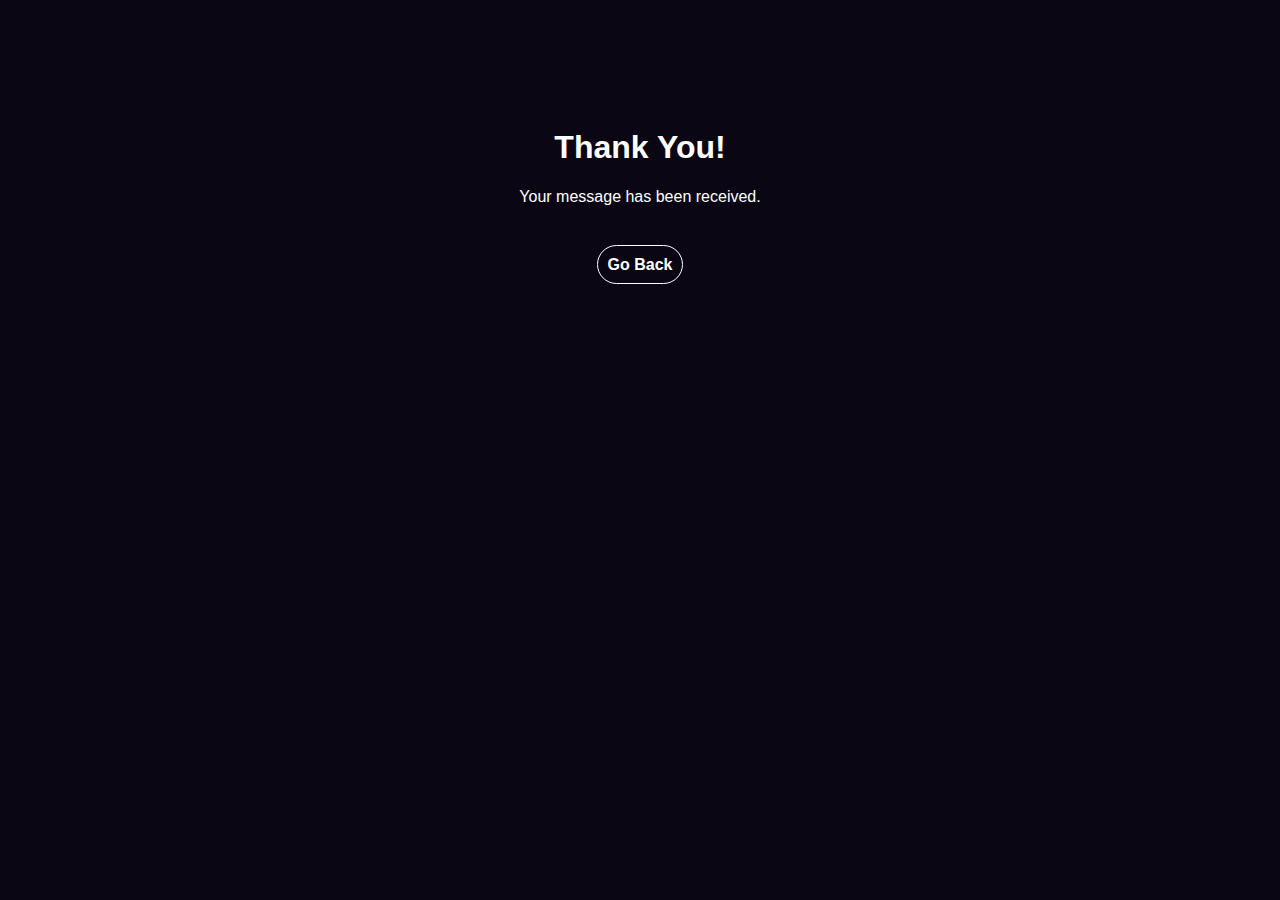
<file: thankyou.html>
<!DOCTYPE html>
<html lang="en">
<head>
    <script async src="https://pagead2.googlesyndication.com/pagead/js/adsbygoogle.js?client=ca-pub-7383595511710576"
     crossorigin="anonymous"></script>
    <meta charset="UTF-8">
    <meta name="viewport" content="width=device-width, initial-scale=1.0">
    <title>Thank You - Linuka Arambawela</title>
    <link rel="icon" type="image/png" href="assets/imgs/favicon.png">
    <style>
        body{
            background-color: #0a0614;
            color: white;
            font-family: sans-serif;
        }
        a{
            text-decoration: none;
            color: white;
            font-weight: bold;
            border:1px solid white;
            border-radius: 40px;
            padding: 10px;
            margin-top: 90px;
        }
        a:hover{
            background-color: white;
            color: black;
        }
        p{
            margin-bottom: 50px;
        }
    </style>
</head>
<body>
    <div style="text-align: center; padding: 100px;">
        <h1>Thank You!</h1>
        <p>Your message has been received.</p>
        <a href="index.html">Go Back</a>
    </div>
</body>
</html>
</file>
<file: assets/vendors/themify-icons/css/themify-icons.css>
@font-face {
	font-family: 'themify';
	src:url("../fonts/themify.eot?-fvbane");
	src:url("../fonts/themify.eot?#iefix-fvbane") format("embedded-opentype"),
		url("../fonts/themify.woff?-fvbane") format("woff"),
		url("../fonts/themify.ttf?-fvbane") format("truetype"),
		url("../fonts/themify.svg?-fvbane#themify") format("svg");
	font-weight: normal;
	font-style: normal;
}

[class^="ti-"], [class*=" ti-"] {
	font-family: 'themify';
	speak: none;
	font-style: normal;
	font-weight: normal;
	font-variant: normal;
	text-transform: none;
	line-height: 1;

	/* Better Font Rendering =========== */
	-webkit-font-smoothing: antialiased;
	-moz-osx-font-smoothing: grayscale;
}

.ti-wand:before {
	content: "\e600";
}
.ti-volume:before {
	content: "\e601";
}
.ti-user:before {
	content: "\e602";
}
.ti-unlock:before {
	content: "\e603";
}
.ti-unlink:before {
	content: "\e604";
}
.ti-trash:before {
	content: "\e605";
}
.ti-thought:before {
	content: "\e606";
}
.ti-target:before {
	content: "\e607";
}
.ti-tag:before {
	content: "\e608";
}
.ti-tablet:before {
	content: "\e609";
}
.ti-star:before {
	content: "\e60a";
}
.ti-spray:before {
	content: "\e60b";
}
.ti-signal:before {
	content: "\e60c";
}
.ti-shopping-cart:before {
	content: "\e60d";
}
.ti-shopping-cart-full:before {
	content: "\e60e";
}
.ti-settings:before {
	content: "\e60f";
}
.ti-search:before {
	content: "\e610";
}
.ti-zoom-in:before {
	content: "\e611";
}
.ti-zoom-out:before {
	content: "\e612";
}
.ti-cut:before {
	content: "\e613";
}
.ti-ruler:before {
	content: "\e614";
}
.ti-ruler-pencil:before {
	content: "\e615";
}
.ti-ruler-alt:before {
	content: "\e616";
}
.ti-bookmark:before {
	content: "\e617";
}
.ti-bookmark-alt:before {
	content: "\e618";
}
.ti-reload:before {
	content: "\e619";
}
.ti-plus:before {
	content: "\e61a";
}
.ti-pin:before {
	content: "\e61b";
}
.ti-pencil:before {
	content: "\e61c";
}
.ti-pencil-alt:before {
	content: "\e61d";
}
.ti-paint-roller:before {
	content: "\e61e";
}
.ti-paint-bucket:before {
	content: "\e61f";
}
.ti-na:before {
	content: "\e620";
}
.ti-mobile:before {
	content: "\e621";
}
.ti-minus:before {
	content: "\e622";
}
.ti-medall:before {
	content: "\e623";
}
.ti-medall-alt:before {
	content: "\e624";
}
.ti-marker:before {
	content: "\e625";
}
.ti-marker-alt:before {
	content: "\e626";
}
.ti-arrow-up:before {
	content: "\e627";
}
.ti-arrow-right:before {
	content: "\e628";
}
.ti-arrow-left:before {
	content: "\e629";
}
.ti-arrow-down:before {
	content: "\e62a";
}
.ti-lock:before {
	content: "\e62b";
}
.ti-location-arrow:before {
	content: "\e62c";
}
.ti-link:before {
	content: "\e62d";
}
.ti-layout:before {
	content: "\e62e";
}
.ti-layers:before {
	content: "\e62f";
}
.ti-layers-alt:before {
	content: "\e630";
}
.ti-key:before {
	content: "\e631";
}
.ti-import:before {
	content: "\e632";
}
.ti-image:before {
	content: "\e633";
}
.ti-heart:before {
	content: "\e634";
}
.ti-heart-broken:before {
	content: "\e635";
}
.ti-hand-stop:before {
	content: "\e636";
}
.ti-hand-open:before {
	content: "\e637";
}
.ti-hand-drag:before {
	content: "\e638";
}
.ti-folder:before {
	content: "\e639";
}
.ti-flag:before {
	content: "\e63a";
}
.ti-flag-alt:before {
	content: "\e63b";
}
.ti-flag-alt-2:before {
	content: "\e63c";
}
.ti-eye:before {
	content: "\e63d";
}
.ti-export:before {
	content: "\e63e";
}
.ti-exchange-vertical:before {
	content: "\e63f";
}
.ti-desktop:before {
	content: "\e640";
}
.ti-cup:before {
	content: "\e641";
}
.ti-crown:before {
	content: "\e642";
}
.ti-comments:before {
	content: "\e643";
}
.ti-comment:before {
	content: "\e644";
}
.ti-comment-alt:before {
	content: "\e645";
}
.ti-close:before {
	content: "\e646";
}
.ti-clip:before {
	content: "\e647";
}
.ti-angle-up:before {
	content: "\e648";
}
.ti-angle-right:before {
	content: "\e649";
}
.ti-angle-left:before {
	content: "\e64a";
}
.ti-angle-down:before {
	content: "\e64b";
}
.ti-check:before {
	content: "\e64c";
}
.ti-check-box:before {
	content: "\e64d";
}
.ti-camera:before {
	content: "\e64e";
}
.ti-announcement:before {
	content: "\e64f";
}
.ti-brush:before {
	content: "\e650";
}
.ti-briefcase:before {
	content: "\e651";
}
.ti-bolt:before {
	content: "\e652";
}
.ti-bolt-alt:before {
	content: "\e653";
}
.ti-blackboard:before {
	content: "\e654";
}
.ti-bag:before {
	content: "\e655";
}
.ti-move:before {
	content: "\e656";
}
.ti-arrows-vertical:before {
	content: "\e657";
}
.ti-arrows-horizontal:before {
	content: "\e658";
}
.ti-fullscreen:before {
	content: "\e659";
}
.ti-arrow-top-right:before {
	content: "\e65a";
}
.ti-arrow-top-left:before {
	content: "\e65b";
}
.ti-arrow-circle-up:before {
	content: "\e65c";
}
.ti-arrow-circle-right:before {
	content: "\e65d";
}
.ti-arrow-circle-left:before {
	content: "\e65e";
}
.ti-arrow-circle-down:before {
	content: "\e65f";
}
.ti-angle-double-up:before {
	content: "\e660";
}
.ti-angle-double-right:before {
	content: "\e661";
}
.ti-angle-double-left:before {
	content: "\e662";
}
.ti-angle-double-down:before {
	content: "\e663";
}
.ti-zip:before {
	content: "\e664";
}
.ti-world:before {
	content: "\e665";
}
.ti-wheelchair:before {
	content: "\e666";
}
.ti-view-list:before {
	content: "\e667";
}
.ti-view-list-alt:before {
	content: "\e668";
}
.ti-view-grid:before {
	content: "\e669";
}
.ti-uppercase:before {
	content: "\e66a";
}
.ti-upload:before {
	content: "\e66b";
}
.ti-underline:before {
	content: "\e66c";
}
.ti-truck:before {
	content: "\e66d";
}
.ti-timer:before {
	content: "\e66e";
}
.ti-ticket:before {
	content: "\e66f";
}
.ti-thumb-up:before {
	content: "\e670";
}
.ti-thumb-down:before {
	content: "\e671";
}
.ti-text:before {
	content: "\e672";
}
.ti-stats-up:before {
	content: "\e673";
}
.ti-stats-down:before {
	content: "\e674";
}
.ti-split-v:before {
	content: "\e675";
}
.ti-split-h:before {
	content: "\e676";
}
.ti-smallcap:before {
	content: "\e677";
}
.ti-shine:before {
	content: "\e678";
}
.ti-shift-right:before {
	content: "\e679";
}
.ti-shift-left:before {
	content: "\e67a";
}
.ti-shield:before {
	content: "\e67b";
}
.ti-notepad:before {
	content: "\e67c";
}
.ti-server:before {
	content: "\e67d";
}
.ti-quote-right:before {
	content: "\e67e";
}
.ti-quote-left:before {
	content: "\e67f";
}
.ti-pulse:before {
	content: "\e680";
}
.ti-printer:before {
	content: "\e681";
}
.ti-power-off:before {
	content: "\e682";
}
.ti-plug:before {
	content: "\e683";
}
.ti-pie-chart:before {
	content: "\e684";
}
.ti-paragraph:before {
	content: "\e685";
}
.ti-panel:before {
	content: "\e686";
}
.ti-package:before {
	content: "\e687";
}
.ti-music:before {
	content: "\e688";
}
.ti-music-alt:before {
	content: "\e689";
}
.ti-mouse:before {
	content: "\e68a";
}
.ti-mouse-alt:before {
	content: "\e68b";
}
.ti-money:before {
	content: "\e68c";
}
.ti-microphone:before {
	content: "\e68d";
}
.ti-menu:before {
	content: "\e68e";
}
.ti-menu-alt:before {
	content: "\e68f";
}
.ti-map:before {
	content: "\e690";
}
.ti-map-alt:before {
	content: "\e691";
}
.ti-loop:before {
	content: "\e692";
}
.ti-location-pin:before {
	content: "\e693";
}
.ti-list:before {
	content: "\e694";
}
.ti-light-bulb:before {
	content: "\e695";
}
.ti-Italic:before {
	content: "\e696";
}
.ti-info:before {
	content: "\e697";
}
.ti-infinite:before {
	content: "\e698";
}
.ti-id-badge:before {
	content: "\e699";
}
.ti-hummer:before {
	content: "\e69a";
}
.ti-home:before {
	content: "\e69b";
}
.ti-help:before {
	content: "\e69c";
}
.ti-headphone:before {
	content: "\e69d";
}
.ti-harddrives:before {
	content: "\e69e";
}
.ti-harddrive:before {
	content: "\e69f";
}
.ti-gift:before {
	content: "\e6a0";
}
.ti-game:before {
	content: "\e6a1";
}
.ti-filter:before {
	content: "\e6a2";
}
.ti-files:before {
	content: "\e6a3";
}
.ti-file:before {
	content: "\e6a4";
}
.ti-eraser:before {
	content: "\e6a5";
}
.ti-envelope:before {
	content: "\e6a6";
}
.ti-download:before {
	content: "\e6a7";
}
.ti-direction:before {
	content: "\e6a8";
}
.ti-direction-alt:before {
	content: "\e6a9";
}
.ti-dashboard:before {
	content: "\e6aa";
}
.ti-control-stop:before {
	content: "\e6ab";
}
.ti-control-shuffle:before {
	content: "\e6ac";
}
.ti-control-play:before {
	content: "\e6ad";
}
.ti-control-pause:before {
	content: "\e6ae";
}
.ti-control-forward:before {
	content: "\e6af";
}
.ti-control-backward:before {
	content: "\e6b0";
}
.ti-cloud:before {
	content: "\e6b1";
}
.ti-cloud-up:before {
	content: "\e6b2";
}
.ti-cloud-down:before {
	content: "\e6b3";
}
.ti-clipboard:before {
	content: "\e6b4";
}
.ti-car:before {
	content: "\e6b5";
}
.ti-calendar:before {
	content: "\e6b6";
}
.ti-book:before {
	content: "\e6b7";
}
.ti-bell:before {
	content: "\e6b8";
}
.ti-basketball:before {
	content: "\e6b9";
}
.ti-bar-chart:before {
	content: "\e6ba";
}
.ti-bar-chart-alt:before {
	content: "\e6bb";
}
.ti-back-right:before {
	content: "\e6bc";
}
.ti-back-left:before {
	content: "\e6bd";
}
.ti-arrows-corner:before {
	content: "\e6be";
}
.ti-archive:before {
	content: "\e6bf";
}
.ti-anchor:before {
	content: "\e6c0";
}
.ti-align-right:before {
	content: "\e6c1";
}
.ti-align-left:before {
	content: "\e6c2";
}
.ti-align-justify:before {
	content: "\e6c3";
}
.ti-align-center:before {
	content: "\e6c4";
}
.ti-alert:before {
	content: "\e6c5";
}
.ti-alarm-clock:before {
	content: "\e6c6";
}
.ti-agenda:before {
	content: "\e6c7";
}
.ti-write:before {
	content: "\e6c8";
}
.ti-window:before {
	content: "\e6c9";
}
.ti-widgetized:before {
	content: "\e6ca";
}
.ti-widget:before {
	content: "\e6cb";
}
.ti-widget-alt:before {
	content: "\e6cc";
}
.ti-wallet:before {
	content: "\e6cd";
}
.ti-video-clapper:before {
	content: "\e6ce";
}
.ti-video-camera:before {
	content: "\e6cf";
}
.ti-vector:before {
	content: "\e6d0";
}
.ti-themify-logo:before {
	content: "\e6d1";
}
.ti-themify-favicon:before {
	content: "\e6d2";
}
.ti-themify-favicon-alt:before {
	content: "\e6d3";
}
.ti-support:before {
	content: "\e6d4";
}
.ti-stamp:before {
	content: "\e6d5";
}
.ti-split-v-alt:before {
	content: "\e6d6";
}
.ti-slice:before {
	content: "\e6d7";
}
.ti-shortcode:before {
	content: "\e6d8";
}
.ti-shift-right-alt:before {
	content: "\e6d9";
}
.ti-shift-left-alt:before {
	content: "\e6da";
}
.ti-ruler-alt-2:before {
	content: "\e6db";
}
.ti-receipt:before {
	content: "\e6dc";
}
.ti-pin2:before {
	content: "\e6dd";
}
.ti-pin-alt:before {
	content: "\e6de";
}
.ti-pencil-alt2:before {
	content: "\e6df";
}
.ti-palette:before {
	content: "\e6e0";
}
.ti-more:before {
	content: "\e6e1";
}
.ti-more-alt:before {
	content: "\e6e2";
}
.ti-microphone-alt:before {
	content: "\e6e3";
}
.ti-magnet:before {
	content: "\e6e4";
}
.ti-line-double:before {
	content: "\e6e5";
}
.ti-line-dotted:before {
	content: "\e6e6";
}
.ti-line-dashed:before {
	content: "\e6e7";
}
.ti-layout-width-full:before {
	content: "\e6e8";
}
.ti-layout-width-default:before {
	content: "\e6e9";
}
.ti-layout-width-default-alt:before {
	content: "\e6ea";
}
.ti-layout-tab:before {
	content: "\e6eb";
}
.ti-layout-tab-window:before {
	content: "\e6ec";
}
.ti-layout-tab-v:before {
	content: "\e6ed";
}
.ti-layout-tab-min:before {
	content: "\e6ee";
}
.ti-layout-slider:before {
	content: "\e6ef";
}
.ti-layout-slider-alt:before {
	content: "\e6f0";
}
.ti-layout-sidebar-right:before {
	content: "\e6f1";
}
.ti-layout-sidebar-none:before {
	content: "\e6f2";
}
.ti-layout-sidebar-left:before {
	content: "\e6f3";
}
.ti-layout-placeholder:before {
	content: "\e6f4";
}
.ti-layout-menu:before {
	content: "\e6f5";
}
.ti-layout-menu-v:before {
	content: "\e6f6";
}
.ti-layout-menu-separated:before {
	content: "\e6f7";
}
.ti-layout-menu-full:before {
	content: "\e6f8";
}
.ti-layout-media-right-alt:before {
	content: "\e6f9";
}
.ti-layout-media-right:before {
	content: "\e6fa";
}
.ti-layout-media-overlay:before {
	content: "\e6fb";
}
.ti-layout-media-overlay-alt:before {
	content: "\e6fc";
}
.ti-layout-media-overlay-alt-2:before {
	content: "\e6fd";
}
.ti-layout-media-left-alt:before {
	content: "\e6fe";
}
.ti-layout-media-left:before {
	content: "\e6ff";
}
.ti-layout-media-center-alt:before {
	content: "\e700";
}
.ti-layout-media-center:before {
	content: "\e701";
}
.ti-layout-list-thumb:before {
	content: "\e702";
}
.ti-layout-list-thumb-alt:before {
	content: "\e703";
}
.ti-layout-list-post:before {
	content: "\e704";
}
.ti-layout-list-large-image:before {
	content: "\e705";
}
.ti-layout-line-solid:before {
	content: "\e706";
}
.ti-layout-grid4:before {
	content: "\e707";
}
.ti-layout-grid3:before {
	content: "\e708";
}
.ti-layout-grid2:before {
	content: "\e709";
}
.ti-layout-grid2-thumb:before {
	content: "\e70a";
}
.ti-layout-cta-right:before {
	content: "\e70b";
}
.ti-layout-cta-left:before {
	content: "\e70c";
}
.ti-layout-cta-center:before {
	content: "\e70d";
}
.ti-layout-cta-btn-right:before {
	content: "\e70e";
}
.ti-layout-cta-btn-left:before {
	content: "\e70f";
}
.ti-layout-column4:before {
	content: "\e710";
}
.ti-layout-column3:before {
	content: "\e711";
}
.ti-layout-column2:before {
	content: "\e712";
}
.ti-layout-accordion-separated:before {
	content: "\e713";
}
.ti-layout-accordion-merged:before {
	content: "\e714";
}
.ti-layout-accordion-list:before {
	content: "\e715";
}
.ti-ink-pen:before {
	content: "\e716";
}
.ti-info-alt:before {
	content: "\e717";
}
.ti-help-alt:before {
	content: "\e718";
}
.ti-headphone-alt:before {
	content: "\e719";
}
.ti-hand-point-up:before {
	content: "\e71a";
}
.ti-hand-point-right:before {
	content: "\e71b";
}
.ti-hand-point-left:before {
	content: "\e71c";
}
.ti-hand-point-down:before {
	content: "\e71d";
}
.ti-gallery:before {
	content: "\e71e";
}
.ti-face-smile:before {
	content: "\e71f";
}
.ti-face-sad:before {
	content: "\e720";
}
.ti-credit-card:before {
	content: "\e721";
}
.ti-control-skip-forward:before {
	content: "\e722";
}
.ti-control-skip-backward:before {
	content: "\e723";
}
.ti-control-record:before {
	content: "\e724";
}
.ti-control-eject:before {
	content: "\e725";
}
.ti-comments-smiley:before {
	content: "\e726";
}
.ti-brush-alt:before {
	content: "\e727";
}
.ti-youtube:before {
	content: "\e728";
}
.ti-vimeo:before {
	content: "\e729";
}
.ti-twitter:before {
	content: "\e72a";
}
.ti-time:before {
	content: "\e72b";
}
.ti-tumblr:before {
	content: "\e72c";
}
.ti-skype:before {
	content: "\e72d";
}
.ti-share:before {
	content: "\e72e";
}
.ti-share-alt:before {
	content: "\e72f";
}
.ti-rocket:before {
	content: "\e730";
}
.ti-pinterest:before {
	content: "\e731";
}
.ti-new-window:before {
	content: "\e732";
}
.ti-microsoft:before {
	content: "\e733";
}
.ti-list-ol:before {
	content: "\e734";
}
.ti-linkedin:before {
	content: "\e735";
}
.ti-layout-sidebar-2:before {
	content: "\e736";
}
.ti-layout-grid4-alt:before {
	content: "\e737";
}
.ti-layout-grid3-alt:before {
	content: "\e738";
}
.ti-layout-grid2-alt:before {
	content: "\e739";
}
.ti-layout-column4-alt:before {
	content: "\e73a";
}
.ti-layout-column3-alt:before {
	content: "\e73b";
}
.ti-layout-column2-alt:before {
	content: "\e73c";
}
.ti-instagram:before {
	content: "\e73d";
}
.ti-google:before {
	content: "\e73e";
}
.ti-github:before {
	content: "\e73f";
}
.ti-flickr:before {
	content: "\e740";
}
.ti-facebook:before {
	content: "\e741";
}
.ti-dropbox:before {
	content: "\e742";
}
.ti-dribbble:before {
	content: "\e743";
}
.ti-apple:before {
	content: "\e744";
}
.ti-android:before {
	content: "\e745";
}
.ti-save:before {
	content: "\e746";
}
.ti-save-alt:before {
	content: "\e747";
}
.ti-yahoo:before {
	content: "\e748";
}
.ti-wordpress:before {
	content: "\e749";
}
.ti-vimeo-alt:before {
	content: "\e74a";
}
.ti-twitter-alt:before {
	content: "\e74b";
}
.ti-tumblr-alt:before {
	content: "\e74c";
}
.ti-trello:before {
	content: "\e74d";
}
.ti-stack-overflow:before {
	content: "\e74e";
}
.ti-soundcloud:before {
	content: "\e74f";
}
.ti-sharethis:before {
	content: "\e750";
}
.ti-sharethis-alt:before {
	content: "\e751";
}
.ti-reddit:before {
	content: "\e752";
}
.ti-pinterest-alt:before {
	content: "\e753";
}
.ti-microsoft-alt:before {
	content: "\e754";
}
.ti-linux:before {
	content: "\e755";
}
.ti-jsfiddle:before {
	content: "\e756";
}
.ti-joomla:before {
	content: "\e757";
}
.ti-html5:before {
	content: "\e758";
}
.ti-flickr-alt:before {
	content: "\e759";
}
.ti-email:before {
	content: "\e75a";
}
.ti-drupal:before {
	content: "\e75b";
}
.ti-dropbox-alt:before {
	content: "\e75c";
}
.ti-css3:before {
	content: "\e75d";
}
.ti-rss:before {
	content: "\e75e";
}
.ti-rss-alt:before {
	content: "\e75f";
}
</file>
<file: assets/css/styles.css>
:root {
  --blue: #79A9F5;
  --indigo: #C45F90;
  --purple: #A16AE8;
  --pink: #FC8BC0;
  --red: #F85C70;
  --orange: #FF8882;
  --yellow: #FAD02C;
  --green: #A3C14A;
  --teal: #20c997;
  --cyan: #47D8E0;
  --white: #fff;
  --gray: #6c757d;
  --gray-dark: #343a40;
  --primary: #ff7a57;
  --secondary: #6c757d;
  --success: #A3C14A;
  --info: #47D8E0;
  --warning: #FAD02C;
  --danger: #F85C70;
  --light: #f8f9fa;
  --dark: #343a40;
  --breakpoint-xs: 0;
  --breakpoint-sm: 576px;
  --breakpoint-md: 768px;
  --breakpoint-lg: 992px;
  --breakpoint-xl: 1200px;
  --font-family-sans-serif: -apple-system, BlinkMacSystemFont, "Segoe UI", Roboto, "Helvetica Neue", Arial, "Noto Sans", sans-serif, "Apple Color Emoji", "Segoe UI Emoji", "Segoe UI Symbol", "Noto Color Emoji";
  --font-family-monospace: SFMono-Regular, Menlo, Monaco, Consolas, "Liberation Mono", "Courier New", monospace;
}

*,
*::before,
*::after {
  box-sizing: border-box;
}

html {
  font-family: sans-serif;
  line-height: 1.15;
  -webkit-text-size-adjust: 100%;
  -webkit-tap-highlight-color: rgba(0, 0, 0, 0);
}

article, aside, figcaption, figure, footer, header, hgroup, main, nav, section {
  display: block;
}

body {
  margin: 0;
  font-family: -apple-system, BlinkMacSystemFont, "Segoe UI", Roboto, "Helvetica Neue", Arial, "Noto Sans", sans-serif, "Apple Color Emoji", "Segoe UI Emoji", "Segoe UI Symbol", "Noto Color Emoji";
  font-size: 1rem;
  font-weight: 400;
  line-height: 1.5;
  color: var(--light);
  text-align: left;
  background-color:#0a0614;
}

.navbar {
  background-color: #0a0614;
}
/* Add motion effect to images in gallery-item on hover */
.gallery-item {
  position: relative;
  overflow: hidden;
}

.gallery-item img {
  transition: transform 0.3s ease-out;
}

.gallery-item:hover img {
  transform: scale(1.1);
}

[tabindex="-1"]:focus {
  outline: 0 !important;
}

hr {
  box-sizing: content-box;
  height: 0;
  overflow: visible;
}
.position{
  color: gray;
}
h6{
  color: white;
  margin-top: 0;
  margin-bottom: 0.5rem;
}
.card-h5{
  color:white;
}

h1, h2, h3, h4, h5, .details {
  color: black;
  margin-top: 0;
  margin-bottom: 0.5rem;
}
.details {
  color: black;
  }
p {
  margin-top: 0;
  margin-bottom: 1rem;
}

abbr[title],
abbr[data-original-title] {
  text-decoration: underline;
  -webkit-text-decoration: underline dotted;
          text-decoration: underline dotted;
  cursor: help;
  border-bottom: 0;
  -webkit-text-decoration-skip-ink: none;
          text-decoration-skip-ink: none;
}

address {
  margin-bottom: 1rem;
  font-style: normal;
  line-height: inherit;
}

ol,
ul,
dl {
  margin-top: 0;
  margin-bottom: 1rem;
}

ol ol,
ul ul,
ol ul,
ul ol {
  margin-bottom: 0;
}

dt {
  font-weight: 700;
}

dd {
  margin-bottom: .5rem;
  margin-left: 0;
}

blockquote {
  margin: 0 0 1rem;
}

b,
strong {
  font-weight: bolder;
}

small {
  font-size: 80%;
}

sub,
sup {
  position: relative;
  font-size: 75%;
  line-height: 0;
  vertical-align: baseline;
}

sub {
  bottom: -.25em;
}

sup {
  top: -.5em;
}

a {
  color: var(--primary);
  text-decoration: none;
  background-color: transparent;
 
}

a:hover {
  color: var(--secondary);
  
}

a:not([href]):not([tabindex]) {
  color: inherit;
  text-decoration: none;
}

a:not([href]):not([tabindex]):hover, a:not([href]):not([tabindex]):focus {
  color: inherit;
  text-decoration: none;
}

a:not([href]):not([tabindex]):focus {
  outline: 0;
}

pre,
code,
kbd,
samp {
  font-family: SFMono-Regular, Menlo, Monaco, Consolas, "Liberation Mono", "Courier New", monospace;
  font-size: 1em;
}

pre {
  margin-top: 0;
  margin-bottom: 1rem;
  overflow: auto;
}

figure {
  margin: 0 0 1rem;
}

img {
  vertical-align: middle;
  border-style: none;
}
.subtitle{
  font-size: 90px;
}
svg {
  overflow: hidden;
  vertical-align: middle;
}

table {
  border-collapse: collapse;
}

caption {
  padding-top: 0.75rem;
  padding-bottom: 0.75rem;
  color: #6c757d;
  text-align: left;
  caption-side: bottom;
}

th {
  text-align: inherit;
}

label {
  display: inline-block;
  margin-bottom: 0.5rem;
}

button {
  border-radius: 0;
}

button:focus {
  outline: 1px dotted;
  outline: 5px auto white;
}

input,
button,
select,
optgroup,
textarea {
  margin: 0;
  font-family: inherit;
  font-size: inherit;
  line-height: inherit;
}

button,
input {
  overflow: visible;
}
.page-footer .socials .social-item .copyright{
  color: var(--gray); 
}

button,
select {
  text-transform: none;
}

.shake {
  animation: shake 2s infinite;
}

@keyframes shake {
  0% {
      transform: translateX(0);
  }
  25% {
      transform: translateX(-5px);
  }
  50% {
      transform: translateX(5px);
  }
  75% {
      transform: translateX(-5px);
  }
  100% {
      transform: translateX(5px);
  }
}

select {
  word-wrap: normal;
}

button,
[type="button"],
[type="reset"],
[type="submit"] {
  -webkit-appearance: button;
}

button:not(:disabled),
[type="button"]:not(:disabled),
[type="reset"]:not(:disabled),
[type="submit"]:not(:disabled) {
  cursor: pointer;
}

button::-moz-focus-inner,
[type="button"]::-moz-focus-inner,
[type="reset"]::-moz-focus-inner,
[type="submit"]::-moz-focus-inner {
  padding: 0;
  border-style: none;
}

input[type="radio"],
input[type="checkbox"] {
  box-sizing: border-box;
  padding: 0;
}

input[type="date"],
input[type="time"],
input[type="datetime-local"],
input[type="month"] {
  -webkit-appearance: listbox;
}

textarea {
  overflow: auto;
  resize: vertical;
}

fieldset {
  min-width: 0;
  padding: 0;
  margin: 0;
  border: 0;
}

legend {
  display: block;
  width: 100%;
  max-width: 100%;
  padding: 0;
  margin-bottom: .5rem;
  font-size: 1.5rem;
  line-height: inherit;
  color: inherit;
  white-space: normal;
}

progress {
  vertical-align: baseline;
}

[type="number"]::-webkit-inner-spin-button,
[type="number"]::-webkit-outer-spin-button {
  height: auto;
}

[type="search"] {
  outline-offset: -2px;
  -webkit-appearance: none;
}

[type="search"]::-webkit-search-decoration {
  -webkit-appearance: none;
}

::-webkit-file-upload-button {
  font: inherit;
  -webkit-appearance: button;
}

output {
  display: inline-block;
}

summary {
  display: list-item;
  cursor: pointer;
}

template {
  display: none;
}

[hidden] {
  display: none !important;
}

h1, h2, h3, h4, h5, h6,
.h1, .h2, .h3, .h4, .h5, .h6 {
  margin-bottom: 0.5rem;
  font-weight: 500;
  line-height: 1.2;
}

h1, .h1 {
  font-size: 2.5rem;
}

h2, .h2 {
  font-size: 2rem;
}

h3, .h3 {
  font-size: 1.75rem;
}

h4, .h4 {
  font-size: 1.5rem;
}

h5, .h5 {
  font-size: 1.25rem;
}

h6, .h6 {
  font-size: 1rem;
}

.lead {
  font-size: 1.25rem;
  font-weight: 300;
}

.display-1 {
  font-size: 6rem;
  font-weight: 300;
  line-height: 1.2;
}

.display-2 {
  font-size: 5.5rem;
  font-weight: 300;
  line-height: 1.2;
}

.display-3 {
  font-size: 4.5rem;
  font-weight: 300;
  line-height: 1.2;
}

.display-4 {
  font-size: 3.5rem;
  font-weight: 300;
  line-height: 1.2;
}

hr {
  margin-top: 1rem;
  margin-bottom: 1rem;
  border: 0;
  border-top: 1px solid rgba(0, 0, 0, 0.1);
}

small,
.small {
  font-size: 80%;
  font-weight: 400;
}

mark,
.mark {
  padding: 0.2em;
  background-color: #fcf8e3;
}

.list-unstyled {
  padding-left: 0;
  list-style: none;
}

.list-inline {
  padding-left: 0;
  list-style: none;
}

.list-inline-item {
  display: inline-block;
}

.list-inline-item:not(:last-child) {
  margin-right: 0.5rem;
}

.initialism {
  font-size: 90%;
  text-transform: uppercase;
}

.blockquote {
  margin-bottom: 1rem;
  font-size: 1.25rem;
}

.blockquote-footer {
  display: block;
  font-size: 80%;
  color: #6c757d;
}

.blockquote-footer::before {
  content: "\2014\00A0";
}

.img-fluid {
  max-width: 100%;
  height: auto;
}

.img-thumbnail {
  padding: 0.25rem;
  background-color: #fff;
  border: 1px solid #dee2e6;
  border-radius: 0.25rem;
  max-width: 100%;
  height: auto;
}

.figure {
  display: inline-block;
}

.figure-img {
  margin-bottom: 0.5rem;
  line-height: 1;
}

.figure-caption {
  font-size: 90%;
  color: #6c757d;
}

code {
  font-size: 87.5%;
  color: #FC8BC0;
  word-break: break-word;
}

a > code {
  color: inherit;
}

kbd {
  padding: 0.2rem 0.4rem;
  font-size: 87.5%;
  color: #fff;
  background-color: #212529;
  border-radius: 0.2rem;
}

kbd kbd {
  padding: 0;
  font-size: 100%;
  font-weight: 700;
}

pre {
  display: block;
  font-size: 87.5%;
  color: #495057;
}

pre code {
  font-size: inherit;
  color: inherit;
  word-break: normal;
}

.pre-scrollable {
  max-height: 340px;
  overflow-y: scroll;
}

.container {
  width: 100%;
  padding-right: 15px;
  padding-left: 15px;
  margin-right: auto;  
  margin-left: auto;
}

@media (min-width: 576px) {
  .container {
    max-width: 500px;
  }
}

@media (min-width: 768px) {
  .container {
    max-width: 720px;
  }
}

@media (min-width: 992px) {
  .container {
    max-width: 960px;
  }
}

@media (min-width: 1200px) {
  .container {
    max-width: 1140px;
  }
}

.container-fluid {
  width: 100%;
  padding-right: 15px;
  padding-left: 15px;
  margin-right: auto;
  margin-left: auto;
}

.row {
  display: -webkit-box;
  display: -webkit-flex;
  display: -ms-flexbox;
  display: flex;
  -webkit-flex-wrap: wrap;
      -ms-flex-wrap: wrap;
          flex-wrap: wrap;
  margin-right: -15px;
  margin-left: -15px;
}

.no-gutters {
  margin-right: 0;
  margin-left: 0;
}

.no-gutters > .col,
.no-gutters > [class*="col-"] {
  padding-right: 0;
  padding-left: 0;
}

.col-1, .col-2, .col-3, .col-4, .col-5, .col-6, .col-7, .col-8, .col-9, .col-10, .col-11, .col-12, .col,
.col-auto, .col-sm-1, .col-sm-2, .col-sm-3, .col-sm-4, .col-sm-5, .col-sm-6, .col-sm-7, .col-sm-8, .col-sm-9, .col-sm-10, .col-sm-11, .col-sm-12, .col-sm,
.col-sm-auto, .col-md-1, .col-md-2, .col-md-3, .col-md-4, .col-md-5, .col-md-6, .col-md-7, .col-md-8, .col-md-9, .col-md-10, .col-md-11, .col-md-12, .col-md,
.col-md-auto, .col-lg-1, .col-lg-2, .col-lg-3, .col-lg-4, .col-lg-5, .col-lg-6, .col-lg-7, .col-lg-8, .col-lg-9, .col-lg-10, .col-lg-11, .col-lg-12, .col-lg,
.col-lg-auto, .col-xl-1, .col-xl-2, .col-xl-3, .col-xl-4, .col-xl-5, .col-xl-6, .col-xl-7, .col-xl-8, .col-xl-9, .col-xl-10, .col-xl-11, .col-xl-12, .col-xl,
.col-xl-auto {
  position: relative;
  width: 100%;
  padding-right: 15px;
  padding-left: 15px;
}

.col {
  -webkit-flex-basis: 0;
      -ms-flex-preferred-size: 0;
          flex-basis: 0;
  -webkit-box-flex: 1;
  -webkit-flex-grow: 1;
      -ms-flex-positive: 1;
          flex-grow: 1;
  max-width: 100%;
}

.col-auto {
  -webkit-box-flex: 0;
  -webkit-flex: 0 0 auto;
      -ms-flex: 0 0 auto;
          flex: 0 0 auto;
  width: auto;
  max-width: 100%;
}

.col-1 {
  -webkit-box-flex: 0;
  -webkit-flex: 0 0 8.33333%;
      -ms-flex: 0 0 8.33333%;
          flex: 0 0 8.33333%;
  max-width: 8.33333%;
}

.col-2 {
  -webkit-box-flex: 0;
  -webkit-flex: 0 0 16.66667%;
      -ms-flex: 0 0 16.66667%;
          flex: 0 0 16.66667%;
  max-width: 16.66667%;
}

.col-3 {
  -webkit-box-flex: 0;
  -webkit-flex: 0 0 25%;
      -ms-flex: 0 0 25%;
          flex: 0 0 25%;
  max-width: 25%;
}

.col-4 {
  -webkit-box-flex: 0;
  -webkit-flex: 0 0 33.33333%;
      -ms-flex: 0 0 33.33333%;
          flex: 0 0 33.33333%;
  max-width: 33.33333%;
}

.col-5 {
  -webkit-box-flex: 0;
  -webkit-flex: 0 0 41.66667%;
      -ms-flex: 0 0 41.66667%;
          flex: 0 0 41.66667%;
  max-width: 41.66667%;
}

.col-6 {
  -webkit-box-flex: 0;
  -webkit-flex: 0 0 50%;
      -ms-flex: 0 0 50%;
          flex: 0 0 50%;
  max-width: 50%;
}

.col-7 {
  -webkit-box-flex: 0;
  -webkit-flex: 0 0 58.33333%;
      -ms-flex: 0 0 58.33333%;
          flex: 0 0 58.33333%;
  max-width: 58.33333%;
}

.col-8 {
  -webkit-box-flex: 0;
  -webkit-flex: 0 0 66.66667%;
      -ms-flex: 0 0 66.66667%;
          flex: 0 0 66.66667%;
  max-width: 66.66667%;
}

.col-9 {
  -webkit-box-flex: 0;
  -webkit-flex: 0 0 75%;
      -ms-flex: 0 0 75%;
          flex: 0 0 75%;
  max-width: 75%;
}

.col-10 {
  -webkit-box-flex: 0;
  -webkit-flex: 0 0 83.33333%;
      -ms-flex: 0 0 83.33333%;
          flex: 0 0 83.33333%;
  max-width: 83.33333%;
}

.col-11 {
  -webkit-box-flex: 0;
  -webkit-flex: 0 0 91.66667%;
      -ms-flex: 0 0 91.66667%;
          flex: 0 0 91.66667%;
  max-width: 91.66667%;
}

.col-12 {
  -webkit-box-flex: 0;
  -webkit-flex: 0 0 100%;
      -ms-flex: 0 0 100%;
          flex: 0 0 100%;
  max-width: 100%;
}

.order-first {
  -webkit-box-ordinal-group: 0;
  -webkit-order: -1;
      -ms-flex-order: -1;
          order: -1;
}

.order-last {
  -webkit-box-ordinal-group: 14;
  -webkit-order: 13;
      -ms-flex-order: 13;
          order: 13;
}

.order-0 {
  -webkit-box-ordinal-group: 1;
  -webkit-order: 0;
      -ms-flex-order: 0;
          order: 0;
}

.order-1 {
  -webkit-box-ordinal-group: 2;
  -webkit-order: 1;
      -ms-flex-order: 1;
          order: 1;
}

.order-2 {
  -webkit-box-ordinal-group: 3;
  -webkit-order: 2;
      -ms-flex-order: 2;
          order: 2;
}

.order-3 {
  -webkit-box-ordinal-group: 4;
  -webkit-order: 3;
      -ms-flex-order: 3;
          order: 3;
}

.order-4 {
  -webkit-box-ordinal-group: 5;
  -webkit-order: 4;
      -ms-flex-order: 4;
          order: 4;
}

.order-5 {
  -webkit-box-ordinal-group: 6;
  -webkit-order: 5;
      -ms-flex-order: 5;
          order: 5;
}

.order-6 {
  -webkit-box-ordinal-group: 7;
  -webkit-order: 6;
      -ms-flex-order: 6;
          order: 6;
}

.order-7 {
  -webkit-box-ordinal-group: 8;
  -webkit-order: 7;
      -ms-flex-order: 7;
          order: 7;
}

.order-8 {
  -webkit-box-ordinal-group: 9;
  -webkit-order: 8;
      -ms-flex-order: 8;
          order: 8;
}

.order-9 {
  -webkit-box-ordinal-group: 10;
  -webkit-order: 9;
      -ms-flex-order: 9;
          order: 9;
}

.order-10 {
  -webkit-box-ordinal-group: 11;
  -webkit-order: 10;
      -ms-flex-order: 10;
          order: 10;
}

.order-11 {
  -webkit-box-ordinal-group: 12;
  -webkit-order: 11;
      -ms-flex-order: 11;
          order: 11;
}

.order-12 {
  -webkit-box-ordinal-group: 13;
  -webkit-order: 12;
      -ms-flex-order: 12;
          order: 12;
}

.offset-1 {
  margin-left: 8.33333%;
}

.offset-2 {
  margin-left: 16.66667%;
}

.offset-3 {
  margin-left: 25%;
}

.offset-4 {
  margin-left: 33.33333%;
}

.offset-5 {
  margin-left: 41.66667%;
}

.offset-6 {
  margin-left: 50%;
}

.offset-7 {
  margin-left: 58.33333%;
}

.offset-8 {
  margin-left: 66.66667%;
}

.offset-9 {
  margin-left: 75%;
}

.offset-10 {
  margin-left: 83.33333%;
}

.offset-11 {
  margin-left: 91.66667%;
}


@media (min-width: 576px) {
  
  .col-sm {
    -webkit-flex-basis: 0;
        -ms-flex-preferred-size: 0;
            flex-basis: 0;
    -webkit-box-flex: 1;
    -webkit-flex-grow: 1;
        -ms-flex-positive: 1;
            flex-grow: 1;
    max-width: 100%;
  }
  .col-sm-auto {
    -webkit-box-flex: 0;
    -webkit-flex: 0 0 auto;
        -ms-flex: 0 0 auto;
            flex: 0 0 auto;
    width: auto;
    max-width: 100%;
  }
  .col-sm-1 {
    -webkit-box-flex: 0;
    -webkit-flex: 0 0 8.33333%;
        -ms-flex: 0 0 8.33333%;
            flex: 0 0 8.33333%;
    max-width: 8.33333%;
  }
  .col-sm-2 {
    -webkit-box-flex: 0;
    -webkit-flex: 0 0 16.66667%;
        -ms-flex: 0 0 16.66667%;
            flex: 0 0 16.66667%;
    max-width: 16.66667%;
  }
  .col-sm-3 {
    -webkit-box-flex: 0;
    -webkit-flex: 0 0 25%;
        -ms-flex: 0 0 25%;
            flex: 0 0 25%;
    max-width: 25%;
  }
  .col-sm-4 {
    -webkit-box-flex: 0;
    -webkit-flex: 0 0 33.33333%;
        -ms-flex: 0 0 33.33333%;
            flex: 0 0 33.33333%;
    max-width: 33.33333%;
  }
  .col-sm-5 {
    -webkit-box-flex: 0;
    -webkit-flex: 0 0 41.66667%;
        -ms-flex: 0 0 41.66667%;
            flex: 0 0 41.66667%;
    max-width: 41.66667%;
  }
  .col-sm-6 {
    -webkit-box-flex: 0;
    -webkit-flex: 0 0 50%;
        -ms-flex: 0 0 50%;
            flex: 0 0 50%;
    max-width: 50%;
  }
  .col-sm-7 {
    -webkit-box-flex: 0;
    -webkit-flex: 0 0 58.33333%;
        -ms-flex: 0 0 58.33333%;
            flex: 0 0 58.33333%;
    max-width: 58.33333%;
  }
  .col-sm-8 {
    -webkit-box-flex: 0;
    -webkit-flex: 0 0 66.66667%;
        -ms-flex: 0 0 66.66667%;
            flex: 0 0 66.66667%;
    max-width: 66.66667%;
  }
  .col-sm-9 {
    -webkit-box-flex: 0;
    -webkit-flex: 0 0 75%;
        -ms-flex: 0 0 75%;
            flex: 0 0 75%;
    max-width: 75%;
  }
  .col-sm-10 {
    -webkit-box-flex: 0;
    -webkit-flex: 0 0 83.33333%;
        -ms-flex: 0 0 83.33333%;
            flex: 0 0 83.33333%;
    max-width: 83.33333%;
  }
  .col-sm-11 {
    -webkit-box-flex: 0;
    -webkit-flex: 0 0 91.66667%;
        -ms-flex: 0 0 91.66667%;
            flex: 0 0 91.66667%;
    max-width: 91.66667%;
  }
  .col-sm-12 {
    -webkit-box-flex: 0;
    -webkit-flex: 0 0 100%;
        -ms-flex: 0 0 100%;
            flex: 0 0 100%;
    max-width: 100%;
  }
  .order-sm-first {
    -webkit-box-ordinal-group: 0;
    -webkit-order: -1;
        -ms-flex-order: -1;
            order: -1;
  }
  .order-sm-last {
    -webkit-box-ordinal-group: 14;
    -webkit-order: 13;
        -ms-flex-order: 13;
            order: 13;
  }
  .order-sm-0 {
    -webkit-box-ordinal-group: 1;
    -webkit-order: 0;
        -ms-flex-order: 0;
            order: 0;
  }
  .order-sm-1 {
    -webkit-box-ordinal-group: 2;
    -webkit-order: 1;
        -ms-flex-order: 1;
            order: 1;
  }
  .order-sm-2 {
    -webkit-box-ordinal-group: 3;
    -webkit-order: 2;
        -ms-flex-order: 2;
            order: 2;
  }
  .order-sm-3 {
    -webkit-box-ordinal-group: 4;
    -webkit-order: 3;
        -ms-flex-order: 3;
            order: 3;
  }
  .order-sm-4 {
    -webkit-box-ordinal-group: 5;
    -webkit-order: 4;
        -ms-flex-order: 4;
            order: 4;
  }
  .order-sm-5 {
    -webkit-box-ordinal-group: 6;
    -webkit-order: 5;
        -ms-flex-order: 5;
            order: 5;
  }
  .order-sm-6 {
    -webkit-box-ordinal-group: 7;
    -webkit-order: 6;
        -ms-flex-order: 6;
            order: 6;
  }
  .order-sm-7 {
    -webkit-box-ordinal-group: 8;
    -webkit-order: 7;
        -ms-flex-order: 7;
            order: 7;
  }
  .order-sm-8 {
    -webkit-box-ordinal-group: 9;
    -webkit-order: 8;
        -ms-flex-order: 8;
            order: 8;
  }
  .order-sm-9 {
    -webkit-box-ordinal-group: 10;
    -webkit-order: 9;
        -ms-flex-order: 9;
            order: 9;
  }
  .order-sm-10 {
    -webkit-box-ordinal-group: 11;
    -webkit-order: 10;
        -ms-flex-order: 10;
            order: 10;
  }
  .order-sm-11 {
    -webkit-box-ordinal-group: 12;
    -webkit-order: 11;
        -ms-flex-order: 11;
            order: 11;
  }
  .order-sm-12 {
    -webkit-box-ordinal-group: 13;
    -webkit-order: 12;
        -ms-flex-order: 12;
            order: 12;
  }
  .offset-sm-0 {
    margin-left: 0;
  }
  .offset-sm-1 {
    margin-left: 8.33333%;
  }
  .offset-sm-2 {
    margin-left: 16.66667%;
  }
  .offset-sm-3 {
    margin-left: 25%;
  }
  .offset-sm-4 {
    margin-left: 33.33333%;
  }
  .offset-sm-5 {
    margin-left: 41.66667%;
  }
  .offset-sm-6 {
    margin-left: 50%;
  }
  .offset-sm-7 {
    margin-left: 58.33333%;
  }
  .offset-sm-8 {
    margin-left: 66.66667%;
  }
  .offset-sm-9 {
    margin-left: 75%;
  }
  .offset-sm-10 {
    margin-left: 83.33333%;
  }
  .offset-sm-11 {
    margin-left: 91.66667%;
  }
}



@media (min-width: 768px) {
  .col-md {
    -webkit-flex-basis: 0;
        -ms-flex-preferred-size: 0;
            flex-basis: 0;
    -webkit-box-flex: 1;
    -webkit-flex-grow: 1;
        -ms-flex-positive: 1;
            flex-grow: 1;
    max-width: 100%;
  }
  .col-md-auto {
    -webkit-box-flex: 0;
    -webkit-flex: 0 0 auto;
        -ms-flex: 0 0 auto;
            flex: 0 0 auto;
    width: auto;
    max-width: 100%;
  }
  .col-md-1 {
    -webkit-box-flex: 0;
    -webkit-flex: 0 0 8.33333%;
        -ms-flex: 0 0 8.33333%;
            flex: 0 0 8.33333%;
    max-width: 8.33333%;
  }
  .col-md-2 {
    -webkit-box-flex: 0;
    -webkit-flex: 0 0 16.66667%;
        -ms-flex: 0 0 16.66667%;
            flex: 0 0 16.66667%;
    max-width: 16.66667%;
  }
  .col-md-3 {
    -webkit-box-flex: 0;
    -webkit-flex: 0 0 25%;
        -ms-flex: 0 0 25%;
            flex: 0 0 25%;
    max-width: 25%;
  }
  .col-md-4 {
    -webkit-box-flex: 0;
    -webkit-flex: 0 0 33.33333%;
        -ms-flex: 0 0 33.33333%;
            flex: 0 0 33.33333%;
    max-width: 33.33333%;
  }
  .col-md-5 {
    -webkit-box-flex: 0;
    -webkit-flex: 0 0 41.66667%;
        -ms-flex: 0 0 41.66667%;
            flex: 0 0 41.66667%;
    max-width: 41.66667%;
  }
  .col-md-6 {
    -webkit-box-flex: 0;
    -webkit-flex: 0 0 50%;
        -ms-flex: 0 0 50%;
            flex: 0 0 50%;
    max-width: 50%;
  }
  .col-md-7 {
    -webkit-box-flex: 0;
    -webkit-flex: 0 0 58.33333%;
        -ms-flex: 0 0 58.33333%;
            flex: 0 0 58.33333%;
    max-width: 58.33333%;
  }
  .col-md-8 {
    -webkit-box-flex: 0;
    -webkit-flex: 0 0 66.66667%;
        -ms-flex: 0 0 66.66667%;
            flex: 0 0 66.66667%;
    max-width: 66.66667%;
  }
  .col-md-9 {
    -webkit-box-flex: 0;
    -webkit-flex: 0 0 75%;
        -ms-flex: 0 0 75%;
            flex: 0 0 75%;
    max-width: 75%;
  }
  .col-md-10 {
    -webkit-box-flex: 0;
    -webkit-flex: 0 0 83.33333%;
        -ms-flex: 0 0 83.33333%;
            flex: 0 0 83.33333%;
    max-width: 83.33333%;
  }
  .col-md-11 {
    -webkit-box-flex: 0;
    -webkit-flex: 0 0 91.66667%;
        -ms-flex: 0 0 91.66667%;
            flex: 0 0 91.66667%;
    max-width: 91.66667%;
  }
  .col-md-12 {
    -webkit-box-flex: 0;
    -webkit-flex: 0 0 100%;
        -ms-flex: 0 0 100%;
            flex: 0 0 100%;
    max-width: 100%;
  }
  .order-md-first {
    -webkit-box-ordinal-group: 0;
    -webkit-order: -1;
        -ms-flex-order: -1;
            order: -1;
  }
  .order-md-last {
    -webkit-box-ordinal-group: 14;
    -webkit-order: 13;
        -ms-flex-order: 13;
            order: 13;
  }
  .order-md-0 {
    -webkit-box-ordinal-group: 1;
    -webkit-order: 0;
        -ms-flex-order: 0;
            order: 0;
  }
  .order-md-1 {
    -webkit-box-ordinal-group: 2;
    -webkit-order: 1;
        -ms-flex-order: 1;
            order: 1;
  }
  .order-md-2 {
    -webkit-box-ordinal-group: 3;
    -webkit-order: 2;
        -ms-flex-order: 2;
            order: 2;
  }
  .order-md-3 {
    -webkit-box-ordinal-group: 4;
    -webkit-order: 3;
        -ms-flex-order: 3;
            order: 3;
  }
  .order-md-4 {
    -webkit-box-ordinal-group: 5;
    -webkit-order: 4;
        -ms-flex-order: 4;
            order: 4;
  }
  .order-md-5 {
    -webkit-box-ordinal-group: 6;
    -webkit-order: 5;
        -ms-flex-order: 5;
            order: 5;
  }
  .order-md-6 {
    -webkit-box-ordinal-group: 7;
    -webkit-order: 6;
        -ms-flex-order: 6;
            order: 6;
  }
  .order-md-7 {
    -webkit-box-ordinal-group: 8;
    -webkit-order: 7;
        -ms-flex-order: 7;
            order: 7;
  }
  .order-md-8 {
    -webkit-box-ordinal-group: 9;
    -webkit-order: 8;
        -ms-flex-order: 8;
            order: 8;
  }
  .order-md-9 {
    -webkit-box-ordinal-group: 10;
    -webkit-order: 9;
        -ms-flex-order: 9;
            order: 9;
  }
  .order-md-10 {
    -webkit-box-ordinal-group: 11;
    -webkit-order: 10;
        -ms-flex-order: 10;
            order: 10;
  }
  .order-md-11 {
    -webkit-box-ordinal-group: 12;
    -webkit-order: 11;
        -ms-flex-order: 11;
            order: 11;
  }
  .order-md-12 {
    -webkit-box-ordinal-group: 13;
    -webkit-order: 12;
        -ms-flex-order: 12;
            order: 12;
  }
  .offset-md-0 {
    margin-left: 0;
  }
  .offset-md-1 {
    margin-left: 8.33333%;
  }
  .offset-md-2 {
    margin-left: 16.66667%;
  }
  .offset-md-3 {
    margin-left: 25%;
  }
  .offset-md-4 {
    margin-left: 33.33333%;
  }
  .offset-md-5 {
    margin-left: 41.66667%;
  }
  .offset-md-6 {
    margin-left: 50%;
  }
  .offset-md-7 {
    margin-left: 58.33333%;
  }
  .offset-md-8 {
    margin-left: 66.66667%;
  }
  .offset-md-9 {
    margin-left: 75%;
  }
  .offset-md-10 {
    margin-left: 83.33333%;
  }
  .offset-md-11 {
    margin-left: 91.66667%;
  }
}

@media (min-width: 992px) {
  .col-lg {
    -webkit-flex-basis: 0;
        -ms-flex-preferred-size: 0;
            flex-basis: 0;
    -webkit-box-flex: 1;
    -webkit-flex-grow: 1;
        -ms-flex-positive: 1;
            flex-grow: 1;
    max-width: 100%;
  }
  .col-lg-auto {
    -webkit-box-flex: 0;
    -webkit-flex: 0 0 auto;
        -ms-flex: 0 0 auto;
            flex: 0 0 auto;
    width: auto;
    max-width: 100%;
  }
  .col-lg-1 {
    -webkit-box-flex: 0;
    -webkit-flex: 0 0 8.33333%;
        -ms-flex: 0 0 8.33333%;
            flex: 0 0 8.33333%;
    max-width: 8.33333%;
  }
  .col-lg-2 {
    -webkit-box-flex: 0;
    -webkit-flex: 0 0 16.66667%;
        -ms-flex: 0 0 16.66667%;
            flex: 0 0 16.66667%;
    max-width: 16.66667%;
  }
  .col-lg-3 {
    -webkit-box-flex: 0;
    -webkit-flex: 0 0 25%;
        -ms-flex: 0 0 25%;
            flex: 0 0 25%;
    max-width: 25%;
  }
  .col-lg-4 {
    -webkit-box-flex: 0;
    -webkit-flex: 0 0 33.33333%;
        -ms-flex: 0 0 33.33333%;
            flex: 0 0 33.33333%;
    max-width: 33.33333%;
  }
  .col-lg-5 {
    -webkit-box-flex: 0;
    -webkit-flex: 0 0 41.66667%;
        -ms-flex: 0 0 41.66667%;
            flex: 0 0 41.66667%;
    max-width: 41.66667%;
  }
  .col-lg-6 {
    -webkit-box-flex: 0;
    -webkit-flex: 0 0 50%;
        -ms-flex: 0 0 50%;
            flex: 0 0 50%;
    max-width: 50%;
  }
  .col-lg-7 {
    -webkit-box-flex: 0;
    -webkit-flex: 0 0 58.33333%;
        -ms-flex: 0 0 58.33333%;
            flex: 0 0 58.33333%;
    max-width: 58.33333%;
  }
  .col-lg-8 {
    -webkit-box-flex: 0;
    -webkit-flex: 0 0 66.66667%;
        -ms-flex: 0 0 66.66667%;
            flex: 0 0 66.66667%;
    max-width: 66.66667%;
  }
  .col-lg-9 {
    -webkit-box-flex: 0;
    -webkit-flex: 0 0 75%;
        -ms-flex: 0 0 75%;
            flex: 0 0 75%;
    max-width: 75%;
  }
  .col-lg-10 {
    -webkit-box-flex: 0;
    -webkit-flex: 0 0 83.33333%;
        -ms-flex: 0 0 83.33333%;
            flex: 0 0 83.33333%;
    max-width: 83.33333%;
  }
  .col-lg-11 {
    -webkit-box-flex: 0;
    -webkit-flex: 0 0 91.66667%;
        -ms-flex: 0 0 91.66667%;
            flex: 0 0 91.66667%;
    max-width: 91.66667%;
  }
  .col-lg-12 {
    -webkit-box-flex: 0;
    -webkit-flex: 0 0 100%;
        -ms-flex: 0 0 100%;
            flex: 0 0 100%;
    max-width: 100%;
  }
  .order-lg-first {
    -webkit-box-ordinal-group: 0;
    -webkit-order: -1;
        -ms-flex-order: -1;
            order: -1;
  }
  .order-lg-last {
    -webkit-box-ordinal-group: 14;
    -webkit-order: 13;
        -ms-flex-order: 13;
            order: 13;
  }
  .order-lg-0 {
    -webkit-box-ordinal-group: 1;
    -webkit-order: 0;
        -ms-flex-order: 0;
            order: 0;
  }
  .order-lg-1 {
    -webkit-box-ordinal-group: 2;
    -webkit-order: 1;
        -ms-flex-order: 1;
            order: 1;
  }
  .order-lg-2 {
    -webkit-box-ordinal-group: 3;
    -webkit-order: 2;
        -ms-flex-order: 2;
            order: 2;
  }
  .order-lg-3 {
    -webkit-box-ordinal-group: 4;
    -webkit-order: 3;
        -ms-flex-order: 3;
            order: 3;
  }
  .order-lg-4 {
    -webkit-box-ordinal-group: 5;
    -webkit-order: 4;
        -ms-flex-order: 4;
            order: 4;
  }
  .order-lg-5 {
    -webkit-box-ordinal-group: 6;
    -webkit-order: 5;
        -ms-flex-order: 5;
            order: 5;
  }
  .order-lg-6 {
    -webkit-box-ordinal-group: 7;
    -webkit-order: 6;
        -ms-flex-order: 6;
            order: 6;
  }
  .order-lg-7 {
    -webkit-box-ordinal-group: 8;
    -webkit-order: 7;
        -ms-flex-order: 7;
            order: 7;
  }
  .order-lg-8 {
    -webkit-box-ordinal-group: 9;
    -webkit-order: 8;
        -ms-flex-order: 8;
            order: 8;
  }
  .order-lg-9 {
    -webkit-box-ordinal-group: 10;
    -webkit-order: 9;
        -ms-flex-order: 9;
            order: 9;
  }
  .order-lg-10 {
    -webkit-box-ordinal-group: 11;
    -webkit-order: 10;
        -ms-flex-order: 10;
            order: 10;
  }
  .order-lg-11 {
    -webkit-box-ordinal-group: 12;
    -webkit-order: 11;
        -ms-flex-order: 11;
            order: 11;
  }
  .order-lg-12 {
    -webkit-box-ordinal-group: 13;
    -webkit-order: 12;
        -ms-flex-order: 12;
            order: 12;
  }
  .offset-lg-0 {
    margin-left: 0;
  }
  .offset-lg-1 {
    margin-left: 8.33333%;
  }
  .offset-lg-2 {
    margin-left: 16.66667%;
  }
  .offset-lg-3 {
    margin-left: 25%;
  }
  .offset-lg-4 {
    margin-left: 33.33333%;
  }
  .offset-lg-5 {
    margin-left: 41.66667%;
  }
  .offset-lg-6 {
    margin-left: 50%;
  }
  .offset-lg-7 {
    margin-left: 58.33333%;
  }
  .offset-lg-8 {
    margin-left: 66.66667%;
  }
  .offset-lg-9 {
    margin-left: 75%;
  }
  .offset-lg-10 {
    margin-left: 83.33333%;
  }
  .offset-lg-11 {
    margin-left: 91.66667%;
  }
}

@media (min-width: 1200px) {
  .col-xl {
    -webkit-flex-basis: 0;
        -ms-flex-preferred-size: 0;
            flex-basis: 0;
    -webkit-box-flex: 1;
    -webkit-flex-grow: 1;
        -ms-flex-positive: 1;
            flex-grow: 1;
    max-width: 100%;
  }
  .col-xl-auto {
    -webkit-box-flex: 0;
    -webkit-flex: 0 0 auto;
        -ms-flex: 0 0 auto;
            flex: 0 0 auto;
    width: auto;
    max-width: 100%;
  }
  .col-xl-1 {
    -webkit-box-flex: 0;
    -webkit-flex: 0 0 8.33333%;
        -ms-flex: 0 0 8.33333%;
            flex: 0 0 8.33333%;
    max-width: 8.33333%;
  }
  .col-xl-2 {
    -webkit-box-flex: 0;
    -webkit-flex: 0 0 16.66667%;
        -ms-flex: 0 0 16.66667%;
            flex: 0 0 16.66667%;
    max-width: 16.66667%;
  }
  .col-xl-3 {
    -webkit-box-flex: 0;
    -webkit-flex: 0 0 25%;
        -ms-flex: 0 0 25%;
            flex: 0 0 25%;
    max-width: 25%;
  }
  .col-xl-4 {
    -webkit-box-flex: 0;
    -webkit-flex: 0 0 33.33333%;
        -ms-flex: 0 0 33.33333%;
            flex: 0 0 33.33333%;
    max-width: 33.33333%;
  }
  .col-xl-5 {
    -webkit-box-flex: 0;
    -webkit-flex: 0 0 41.66667%;
        -ms-flex: 0 0 41.66667%;
            flex: 0 0 41.66667%;
    max-width: 41.66667%;
  }
  .col-xl-6 {
    -webkit-box-flex: 0;
    -webkit-flex: 0 0 50%;
        -ms-flex: 0 0 50%;
            flex: 0 0 50%;
    max-width: 50%;
  }
  .col-xl-7 {
    -webkit-box-flex: 0;
    -webkit-flex: 0 0 58.33333%;
        -ms-flex: 0 0 58.33333%;
            flex: 0 0 58.33333%;
    max-width: 58.33333%;
  }
  .col-xl-8 {
    -webkit-box-flex: 0;
    -webkit-flex: 0 0 66.66667%;
        -ms-flex: 0 0 66.66667%;
            flex: 0 0 66.66667%;
    max-width: 66.66667%;
  }
  .col-xl-9 {
    -webkit-box-flex: 0;
    -webkit-flex: 0 0 75%;
        -ms-flex: 0 0 75%;
            flex: 0 0 75%;
    max-width: 75%;
  }
  .col-xl-10 {
    -webkit-box-flex: 0;
    -webkit-flex: 0 0 83.33333%;
        -ms-flex: 0 0 83.33333%;
            flex: 0 0 83.33333%;
    max-width: 83.33333%;
  }
  .col-xl-11 {
    -webkit-box-flex: 0;
    -webkit-flex: 0 0 91.66667%;
        -ms-flex: 0 0 91.66667%;
            flex: 0 0 91.66667%;
    max-width: 91.66667%;
  }
  .col-xl-12 {
    -webkit-box-flex: 0;
    -webkit-flex: 0 0 100%;
        -ms-flex: 0 0 100%;
            flex: 0 0 100%;
    max-width: 100%;
  }
  .order-xl-first {
    -webkit-box-ordinal-group: 0;
    -webkit-order: -1;
        -ms-flex-order: -1;
            order: -1;
  }
  .order-xl-last {
    -webkit-box-ordinal-group: 14;
    -webkit-order: 13;
        -ms-flex-order: 13;
            order: 13;
  }
  .order-xl-0 {
    -webkit-box-ordinal-group: 1;
    -webkit-order: 0;
        -ms-flex-order: 0;
            order: 0;
  }
  .order-xl-1 {
    -webkit-box-ordinal-group: 2;
    -webkit-order: 1;
        -ms-flex-order: 1;
            order: 1;
  }
  .order-xl-2 {
    -webkit-box-ordinal-group: 3;
    -webkit-order: 2;
        -ms-flex-order: 2;
            order: 2;
  }
  .order-xl-3 {
    -webkit-box-ordinal-group: 4;
    -webkit-order: 3;
        -ms-flex-order: 3;
            order: 3;
  }
  .order-xl-4 {
    -webkit-box-ordinal-group: 5;
    -webkit-order: 4;
        -ms-flex-order: 4;
            order: 4;
  }
  .order-xl-5 {
    -webkit-box-ordinal-group: 6;
    -webkit-order: 5;
        -ms-flex-order: 5;
            order: 5;
  }
  .order-xl-6 {
    -webkit-box-ordinal-group: 7;
    -webkit-order: 6;
        -ms-flex-order: 6;
            order: 6;
  }
  .order-xl-7 {
    -webkit-box-ordinal-group: 8;
    -webkit-order: 7;
        -ms-flex-order: 7;
            order: 7;
  }
  .order-xl-8 {
    -webkit-box-ordinal-group: 9;
    -webkit-order: 8;
        -ms-flex-order: 8;
            order: 8;
  }
  .order-xl-9 {
    -webkit-box-ordinal-group: 10;
    -webkit-order: 9;
        -ms-flex-order: 9;
            order: 9;
  }
  .order-xl-10 {
    -webkit-box-ordinal-group: 11;
    -webkit-order: 10;
        -ms-flex-order: 10;
            order: 10;
  }
  .order-xl-11 {
    -webkit-box-ordinal-group: 12;
    -webkit-order: 11;
        -ms-flex-order: 11;
            order: 11;
  }
  .order-xl-12 {
    -webkit-box-ordinal-group: 13;
    -webkit-order: 12;
        -ms-flex-order: 12;
            order: 12;
  }
  .offset-xl-0 {
    margin-left: 0;
  }
  .offset-xl-1 {
    margin-left: 8.33333%;
  }
  .offset-xl-2 {
    margin-left: 16.66667%;
  }
  .offset-xl-3 {
    margin-left: 25%;
  }
  .offset-xl-4 {
    margin-left: 33.33333%;
  }
  .offset-xl-5 {
    margin-left: 41.66667%;
  }
  .offset-xl-6 {
    margin-left: 50%;
  }
  .offset-xl-7 {
    margin-left: 58.33333%;
  }
  .offset-xl-8 {
    margin-left: 66.66667%;
  }
  .offset-xl-9 {
    margin-left: 75%;
  }
  .offset-xl-10 {
    margin-left: 83.33333%;
  }
  .offset-xl-11 {
    margin-left: 91.66667%;
  }
}

.table {
  width: 100%;
  margin-bottom: 1rem;
  color: #495057;
}

.table th,
.table td {
  padding: 0.75rem;
  vertical-align: top;
  border-top: 1px solid #dee2e6;
}

.table thead th {
  vertical-align: bottom;
  border-bottom: 2px solid #dee2e6;
}

.table tbody + tbody {
  border-top: 2px solid #dee2e6;
}

.table-sm th,
.table-sm td {
  padding: 0.3rem;
}

.table-bordered {
  border: 1px solid #dee2e6;
}

.table-bordered th,
.table-bordered td {
  border: 1px solid #dee2e6;
}

.table-bordered thead th,
.table-bordered thead td {
  border-bottom-width: 2px;
}

.table-borderless th,
.table-borderless td,
.table-borderless thead th,
.table-borderless tbody + tbody {
  border: 0;
}

.table-striped tbody tr:nth-of-type(odd) {
  background-color: rgba(0, 0, 0, 0.05);
}

.table-hover tbody tr:hover {
  color: #495057;
  background-color: rgba(0, 0, 0, 0.075);
}

.table-primary,
.table-primary > th,
.table-primary > td {
  background-color: #ffdad0;
}

.table-primary th,
.table-primary td,
.table-primary thead th,
.table-primary tbody + tbody {
  border-color: #ffbaa8;
}

.table-hover .table-primary:hover {
  background-color: #ffc6b7;
}

.table-hover .table-primary:hover > td,
.table-hover .table-primary:hover > th {
  background-color: #ffc6b7;
}

.table-secondary,
.table-secondary > th,
.table-secondary > td {
  background-color: #d6d8db;
}

.table-secondary th,
.table-secondary td,
.table-secondary thead th,
.table-secondary tbody + tbody {
  border-color: #b3b7bb;
}

.table-hover .table-secondary:hover {
  background-color: #c8cbcf;
}

.table-hover .table-secondary:hover > td,
.table-hover .table-secondary:hover > th {
  background-color: #c8cbcf;
}

.table-success,
.table-success > th,
.table-success > td {
  background-color: #e5eecc;
}

.table-success th,
.table-success td,
.table-success thead th,
.table-success tbody + tbody {
  border-color: #cfdfa1;
}

.table-hover .table-success:hover {
  background-color: #dbe8b9;
}

.table-hover .table-success:hover > td,
.table-hover .table-success:hover > th {
  background-color: #dbe8b9;
}

.table-info,
.table-info > th,
.table-info > td {
  background-color: #cbf4f6;
}

.table-info th,
.table-info td,
.table-info thead th,
.table-info tbody + tbody {
  border-color: #9febef;
}

.table-hover .table-info:hover {
  background-color: #b5eff2;
}

.table-hover .table-info:hover > td,
.table-hover .table-info:hover > th {
  background-color: #b5eff2;
}

.table-warning,
.table-warning > th,
.table-warning > td {
  background-color: #fef2c4;
}

.table-warning th,
.table-warning td,
.table-warning thead th,
.table-warning tbody + tbody {
  border-color: #fce791;
}

.table-hover .table-warning:hover {
  background-color: #feecab;
}

.table-hover .table-warning:hover > td,
.table-hover .table-warning:hover > th {
  background-color: #feecab;
}

.table-danger,
.table-danger > th,
.table-danger > td {
  background-color: #fdd1d7;
}

.table-danger th,
.table-danger td,
.table-danger thead th,
.table-danger tbody + tbody {
  border-color: #fbaab5;
}

.table-hover .table-danger:hover {
  background-color: #fcb9c2;
}

.table-hover .table-danger:hover > td,
.table-hover .table-danger:hover > th {
  background-color: #fcb9c2;
}

.table-light,
.table-light > th,
.table-light > td {
  background-color: #fdfdfe;
}

.table-light th,
.table-light td,
.table-light thead th,
.table-light tbody + tbody {
  border-color: #fbfcfc;
}

.table-hover .table-light:hover {
  background-color: #ececf6;
}

.table-hover .table-light:hover > td,
.table-hover .table-light:hover > th {
  background-color: #ececf6;
}

.table-dark,
.table-dark > th,
.table-dark > td {
  background-color: #c6c8ca;
}

.table-dark th,
.table-dark td,
.table-dark thead th,
.table-dark tbody + tbody {
  border-color: #95999c;
}

.table-hover .table-dark:hover {
  background-color: #b9bbbe;
}
@media (min-width: 431px) {
  body {
    width: 100%;
    max-width: none;
    margin: 0;
    padding: 0;
  }
}

.table-hover .table-dark:hover > td,
.table-hover .table-dark:hover > th {
  background-color: #b9bbbe;
}

.table-active,
.table-active > th,
.table-active > td {
  background-color: rgba(0, 0, 0, 0.075);
}

.table-hover .table-active:hover {
  background-color: rgba(0, 0, 0, 0.075);
}

.table-hover .table-active:hover > td,
.table-hover .table-active:hover > th {
  background-color: rgba(0, 0, 0, 0.075);
}

.table .thead-dark th {
  color: #fff;
  background-color: #343a40;
  border-color: #454d55;
}

.table .thead-light th {
  color: #495057;
  background-color: #eaf0fc;
  border-color: #dee2e6;
}

.table-dark {
  color: #fff;
  background-color: #343a40;
}

.table-dark th,
.table-dark td,
.table-dark thead th {
  border-color: #454d55;
}

.table-dark.table-bordered {
  border: 0;
}

.table-dark.table-striped tbody tr:nth-of-type(odd) {
  background-color: rgba(255, 255, 255, 0.05);
}

.table-dark.table-hover tbody tr:hover {
  color: #fff;
  background-color: rgba(255, 255, 255, 0.075);
}

@media (max-width: 575.98px) {
  .table-responsive-sm {
    display: block;
    width: 100%;
    overflow-x: auto;
    -webkit-overflow-scrolling: touch;
  }
  .table-responsive-sm > .table-bordered {
    border: 0;
  }
}

@media (max-width: 767.98px) {
  .table-responsive-md {
    display: block;
    width: 100%;
    overflow-x: auto;
    -webkit-overflow-scrolling: touch;
  }
  .table-responsive-md > .table-bordered {
    border: 0;
  }
}

@media (max-width: 991.98px) {
  .table-responsive-lg {
    display: block;
    width: 100%;
    overflow-x: auto;
    -webkit-overflow-scrolling: touch;
  }
  .table-responsive-lg > .table-bordered {
    border: 0;
  }
}

@media (max-width: 1199.98px) {
  .table-responsive-xl {
    display: block;
    width: 100%;
    overflow-x: auto;
    -webkit-overflow-scrolling: touch;
  }
  .table-responsive-xl > .table-bordered {
    border: 0;
  }
}

.table-responsive {
  display: block;
  width: 100%;
  overflow-x: auto;
  -webkit-overflow-scrolling: touch;
}

.table-responsive > .table-bordered {
  border: 0;
}

.form-control {
  display: block;
  width: 100%;
  height: calc(1.5em + 1.3rem + 2px);
  padding: 0.65rem 0.9rem;
  font-size: 1rem;
  font-weight: 400;
  line-height: 1.5;
  color: black;
  background-color: #fff;
  background-clip: padding-box;
  border: 1px solid #ced4da;
  border-radius: 0.25rem;
  -webkit-transition: border-color 0.15s ease-in-out, box-shadow 0.15s ease-in-out;
  transition: border-color 0.15s ease-in-out, box-shadow 0.15s ease-in-out;
}

@media (prefers-reduced-motion: reduce) {
  .form-control {
    -webkit-transition: none;
    transition: none;
  }
}

.form-control::-ms-expand {
  background-color: transparent;
  border: 0;
}

.form-control:focus {
  color: #000000;
  background-color: #fff;
  border-color: #ffdfd7;
  outline: 0;
  box-shadow: 0 0 0 0.2rem black;
}

.form-control::-webkit-input-placeholder {
  color:black;
  opacity: 1;
}

.form-control::-moz-placeholder {
  color: black;
  opacity: 1;
}

.form-control:-ms-input-placeholder {
  color: black;
  opacity: 1;
}

.form-control::-ms-input-placeholder {
  color: black;
  opacity: 1;
}

.form-control::placeholder {
  color: black;
  opacity: 1;
}

.form-control:disabled, .form-control[readonly] {
  background-color: #eaf0fc;
  opacity: 1;
}

select.form-control:focus::-ms-value {
  color: grey;
  background-color: #fff;
}

.form-control-file,
.form-control-range {
  display: block;
  width: 100%;
}

.col-form-label {
  padding-top: calc(0.65rem + 1px);
  padding-bottom: calc(0.65rem + 1px);
  margin-bottom: 0;
  font-size: inherit;
  line-height: 1.5;
}

.col-form-label-lg {
  padding-top: calc(0.7rem + 1px);
  padding-bottom: calc(0.7rem + 1px);
  font-size: 1.25rem;
  line-height: 1.5;
}

.col-form-label-sm {
  padding-top: calc(0.35rem + 1px);
  padding-bottom: calc(0.35rem + 1px);
  font-size: 0.875rem;
  line-height: 1.5;
}

.form-control-plaintext {
  display: block;
  width: 100%;
  padding-top: 0.65rem;
  padding-bottom: 0.65rem;
  margin-bottom: 0;
  line-height: 1.5;
  color: black;
  background-color: transparent;
  border: solid transparent;
  border-width: 1px 0;
}

.form-control-plaintext.form-control-sm, .form-control-plaintext.form-control-lg {
  padding-right: 0;
  padding-left: 0;
}

.form-control-sm {
  height: calc(1.5em + 0.7rem + 2px);
  padding: 0.35rem 0.7rem;
  font-size: 0.875rem;
  line-height: 1.5;
  border-radius: 0.2rem;
}

.form-control-lg {
  height: calc(1.5em + 1.4rem + 2px);
  padding: 0.7rem 1rem;
  font-size: 1.25rem;
  line-height: 1.5;
  border-radius: 0.3rem;
}

select.form-control[size], select.form-control[multiple] {
  height: auto;
}

textarea.form-control {
  height: auto;
}

.form-group {
  margin-bottom: 1rem;
}

.form-text {
  display: block;
  margin-top: 0.25rem;
}

.form-row {
  display: -webkit-box;
  display: -webkit-flex;
  display: -ms-flexbox;
  display: flex;
  -webkit-flex-wrap: wrap;
      -ms-flex-wrap: wrap;
          flex-wrap: wrap;
  margin-right: -5px;
  margin-left: -5px;
}

.form-row > .col,
.form-row > [class*="col-"] {
  padding-right: 5px;
  padding-left: 5px;
}

.form-check {
  position: relative;
  display: block;
  padding-left: 1.25rem;
}

.form-check-input {
  position: absolute;
  margin-top: 0.3rem;
  margin-left: -1.25rem;
}

.form-check-input:disabled ~ .form-check-label {
  color: #6c757d;
}

.form-check-label {
  margin-bottom: 0;
}

.form-check-inline {
  display: -webkit-inline-box;
  display: -webkit-inline-flex;
  display: -ms-inline-flexbox;
  display: inline-flex;
  -webkit-box-align: center;
  -webkit-align-items: center;
      -ms-flex-align: center;
          align-items: center;
  padding-left: 0;
  margin-right: 0.75rem;
}

.form-check-inline .form-check-input {
  position: static;
  margin-top: 0;
  margin-right: 0.3125rem;
  margin-left: 0;
}

.valid-feedback {
  display: none;
  width: 100%;
  margin-top: 0.25rem;
  font-size: 80%;
  color: #A3C14A;
}

.valid-tooltip {
  position: absolute;
  top: 100%;
  z-index: 5;
  display: none;
  max-width: 100%;
  padding: 0.25rem 0.5rem;
  margin-top: .1rem;
  font-size: 0.875rem;
  line-height: 1.5;
  color: black;
  background-color: rgba(163, 193, 74, 0.9);
  border-radius: 0.25rem;
}

.was-validated .form-control:valid, .form-control.is-valid {
  border-color: #A3C14A;
  padding-right: calc(1.5em + 1.3rem);
  background-image: url("data:image/svg+xml,%3csvg xmlns='http://www.w3.org/2000/svg' viewBox='0 0 8 8'%3e%3cpath fill='%23A3C14A' d='M2.3 6.73L.6 4.53c-.4-1.04.46-1.4 1.1-.8l1.1 1.4 3.4-3.8c.6-.63 1.6-.27 1.2.7l-4 4.6c-.43.5-.8.4-1.1.1z'/%3e%3c/svg%3e");
  background-repeat: no-repeat;
  background-position: center right calc(0.375em + 0.325rem);
  background-size: calc(0.75em + 0.65rem) calc(0.75em + 0.65rem);
}

.was-validated .form-control:valid:focus, .form-control.is-valid:focus {
  border-color: #A3C14A;
  box-shadow: 0 0 0 0.2rem rgba(163, 193, 74, 0.25);
}

.was-validated .form-control:valid ~ .valid-feedback,
.was-validated .form-control:valid ~ .valid-tooltip, .form-control.is-valid ~ .valid-feedback,
.form-control.is-valid ~ .valid-tooltip {
  display: block;
}

.was-validated textarea.form-control:valid, textarea.form-control.is-valid {
  padding-right: calc(1.5em + 1.3rem);
  background-position: top calc(0.375em + 0.325rem) right calc(0.375em + 0.325rem);
}

.was-validated .custom-select:valid, .custom-select.is-valid {
  border-color: #A3C14A;
  padding-right: calc((1em + 1.3rem) * 3 / 4 + 1.9rem);
  background: url("data:image/svg+xml,%3csvg xmlns='http://www.w3.org/2000/svg' viewBox='0 0 4 5'%3e%3cpath fill='%23343a40' d='M2 0L0 2h4zm0 5L0 3h4z'/%3e%3c/svg%3e") no-repeat right 0.9rem center/8px 10px, url("data:image/svg+xml,%3csvg xmlns='http://www.w3.org/2000/svg' viewBox='0 0 8 8'%3e%3cpath fill='%23A3C14A' d='M2.3 6.73L.6 4.53c-.4-1.04.46-1.4 1.1-.8l1.1 1.4 3.4-3.8c.6-.63 1.6-.27 1.2.7l-4 4.6c-.43.5-.8.4-1.1.1z'/%3e%3c/svg%3e") #fff no-repeat center right 1.9rem/calc(0.75em + 0.65rem) calc(0.75em + 0.65rem);
}

.was-validated .custom-select:valid:focus, .custom-select.is-valid:focus {
  border-color: #A3C14A;
  box-shadow: 0 0 0 0.2rem rgba(163, 193, 74, 0.25);
}

.was-validated .custom-select:valid ~ .valid-feedback,
.was-validated .custom-select:valid ~ .valid-tooltip, .custom-select.is-valid ~ .valid-feedback,
.custom-select.is-valid ~ .valid-tooltip {
  display: block;
}

.was-validated .form-control-file:valid ~ .valid-feedback,
.was-validated .form-control-file:valid ~ .valid-tooltip, .form-control-file.is-valid ~ .valid-feedback,
.form-control-file.is-valid ~ .valid-tooltip {
  display: block;
}

.was-validated .form-check-input:valid ~ .form-check-label, .form-check-input.is-valid ~ .form-check-label {
  color: #A3C14A;
}

.was-validated .form-check-input:valid ~ .valid-feedback,
.was-validated .form-check-input:valid ~ .valid-tooltip, .form-check-input.is-valid ~ .valid-feedback,
.form-check-input.is-valid ~ .valid-tooltip {
  display: block;
}

.was-validated .custom-control-input:valid ~ .custom-control-label, .custom-control-input.is-valid ~ .custom-control-label {
  color: #A3C14A;
}

.was-validated .custom-control-input:valid ~ .custom-control-label::before, .custom-control-input.is-valid ~ .custom-control-label::before {
  border-color: #A3C14A;
}

.was-validated .custom-control-input:valid ~ .valid-feedback,
.was-validated .custom-control-input:valid ~ .valid-tooltip, .custom-control-input.is-valid ~ .valid-feedback,
.custom-control-input.is-valid ~ .valid-tooltip {
  display: block;
}

.was-validated .custom-control-input:valid:checked ~ .custom-control-label::before, .custom-control-input.is-valid:checked ~ .custom-control-label::before {
  border-color: #b6ce70;
  background-color: #b6ce70;
}

.was-validated .custom-control-input:valid:focus ~ .custom-control-label::before, .custom-control-input.is-valid:focus ~ .custom-control-label::before {
  box-shadow: 0 0 0 0.2rem rgba(163, 193, 74, 0.25);
}

.was-validated .custom-control-input:valid:focus:not(:checked) ~ .custom-control-label::before, .custom-control-input.is-valid:focus:not(:checked) ~ .custom-control-label::before {
  border-color: #A3C14A;
}

.was-validated .custom-file-input:valid ~ .custom-file-label, .custom-file-input.is-valid ~ .custom-file-label {
  border-color: #A3C14A;
}

.was-validated .custom-file-input:valid ~ .valid-feedback,
.was-validated .custom-file-input:valid ~ .valid-tooltip, .custom-file-input.is-valid ~ .valid-feedback,
.custom-file-input.is-valid ~ .valid-tooltip {
  display: block;
}

.was-validated .custom-file-input:valid:focus ~ .custom-file-label, .custom-file-input.is-valid:focus ~ .custom-file-label {
  border-color: #A3C14A;
  box-shadow: 0 0 0 0.2rem rgba(163, 193, 74, 0.25);
}

.invalid-feedback {
  display: none;
  width: 100%;
  margin-top: 0.25rem;
  font-size: 80%;
  color: #F85C70;
}

.invalid-tooltip {
  position: absolute;
  top: 100%;
  z-index: 5;
  display: none;
  max-width: 100%;
  padding: 0.25rem 0.5rem;
  margin-top: .1rem;
  font-size: 0.875rem;
  line-height: 1.5;
  color: #fff;
  background-color: rgba(248, 92, 112, 0.9);
  border-radius: 0.25rem;
}

.was-validated .form-control:invalid, .form-control.is-invalid {
  border-color: black;
  padding-right: calc(1.5em + 1.3rem);
  background-image: url("data:image/svg+xml,%3csvg xmlns='http://www.w3.org/2000/svg' fill='%23F85C70' viewBox='-2 -2 7 7'%3e%3cpath stroke='%23F85C70' d='M0 0l3 3m0-3L0 3'/%3e%3ccircle r='.5'/%3e%3ccircle cx='3' r='.5'/%3e%3ccircle cy='3' r='.5'/%3e%3ccircle cx='3' cy='3' r='.5'/%3e%3c/svg%3E");
  background-repeat: no-repeat;
  background-position: center right calc(0.375em + 0.325rem);
  background-size: calc(0.75em + 0.65rem) calc(0.75em + 0.65rem);
}

.was-validated .form-control:invalid:focus, .form-control.is-invalid:focus {
  border-color: blue;
  box-shadow: 0 0 0 0.2rem black;
}

.was-validated .form-control:invalid ~ .invalid-feedback,
.was-validated .form-control:invalid ~ .invalid-tooltip, .form-control.is-invalid ~ .invalid-feedback,
.form-control.is-invalid ~ .invalid-tooltip {
  display: block;
}

.was-validated textarea.form-control:invalid, textarea.form-control.is-invalid {
  padding-right: calc(1.5em + 1.3rem);
  background-position: top calc(0.375em + 0.325rem) right calc(0.375em + 0.325rem);
}

.was-validated .custom-select:invalid, .custom-select.is-invalid {
  border-color: #F85C70;
  padding-right: calc((1em + 1.3rem) * 3 / 4 + 1.9rem);
  background: url("data:image/svg+xml,%3csvg xmlns='http://www.w3.org/2000/svg' viewBox='0 0 4 5'%3e%3cpath fill='%23343a40' d='M2 0L0 2h4zm0 5L0 3h4z'/%3e%3c/svg%3e") no-repeat right 0.9rem center/8px 10px, url("data:image/svg+xml,%3csvg xmlns='http://www.w3.org/2000/svg' fill='%23F85C70' viewBox='-2 -2 7 7'%3e%3cpath stroke='%23F85C70' d='M0 0l3 3m0-3L0 3'/%3e%3ccircle r='.5'/%3e%3ccircle cx='3' r='.5'/%3e%3ccircle cy='3' r='.5'/%3e%3ccircle cx='3' cy='3' r='.5'/%3e%3c/svg%3E") #fff no-repeat center right 1.9rem/calc(0.75em + 0.65rem) calc(0.75em + 0.65rem);
}

.was-validated .custom-select:invalid:focus, .custom-select.is-invalid:focus {
  border-color: #F85C70;
  box-shadow: 0 0 0 0.2rem rgba(248, 92, 112, 0.25);
}

.was-validated .custom-select:invalid ~ .invalid-feedback,
.was-validated .custom-select:invalid ~ .invalid-tooltip, .custom-select.is-invalid ~ .invalid-feedback,
.custom-select.is-invalid ~ .invalid-tooltip {
  display: block;
}

.was-validated .form-control-file:invalid ~ .invalid-feedback,
.was-validated .form-control-file:invalid ~ .invalid-tooltip, .form-control-file.is-invalid ~ .invalid-feedback,
.form-control-file.is-invalid ~ .invalid-tooltip {
  display: block;
}

.was-validated .form-check-input:invalid ~ .form-check-label, .form-check-input.is-invalid ~ .form-check-label {
  color: #F85C70;
}

.was-validated .form-check-input:invalid ~ .invalid-feedback,
.was-validated .form-check-input:invalid ~ .invalid-tooltip, .form-check-input.is-invalid ~ .invalid-feedback,
.form-check-input.is-invalid ~ .invalid-tooltip {
  display: block;
}

.was-validated .custom-control-input:invalid ~ .custom-control-label, .custom-control-input.is-invalid ~ .custom-control-label {
  color: #F85C70;
}

.was-validated .custom-control-input:invalid ~ .custom-control-label::before, .custom-control-input.is-invalid ~ .custom-control-label::before {
  border-color: #F85C70;
}

.was-validated .custom-control-input:invalid ~ .invalid-feedback,
.was-validated .custom-control-input:invalid ~ .invalid-tooltip, .custom-control-input.is-invalid ~ .invalid-feedback,
.custom-control-input.is-invalid ~ .invalid-tooltip {
  display: block;
}

.was-validated .custom-control-input:invalid:checked ~ .custom-control-label::before, .custom-control-input.is-invalid:checked ~ .custom-control-label::before {
  border-color: #fa8d9b;
  background-color: #fa8d9b;
}

.was-validated .custom-control-input:invalid:focus ~ .custom-control-label::before, .custom-control-input.is-invalid:focus ~ .custom-control-label::before {
  box-shadow: 0 0 0 0.2rem rgba(248, 92, 112, 0.25);
}

.was-validated .custom-control-input:invalid:focus:not(:checked) ~ .custom-control-label::before, .custom-control-input.is-invalid:focus:not(:checked) ~ .custom-control-label::before {
  border-color: #F85C70;
}

.was-validated .custom-file-input:invalid ~ .custom-file-label, .custom-file-input.is-invalid ~ .custom-file-label {
  border-color: #F85C70;
}

.was-validated .custom-file-input:invalid ~ .invalid-feedback,
.was-validated .custom-file-input:invalid ~ .invalid-tooltip, .custom-file-input.is-invalid ~ .invalid-feedback,
.custom-file-input.is-invalid ~ .invalid-tooltip {
  display: block;
}

.was-validated .custom-file-input:invalid:focus ~ .custom-file-label, .custom-file-input.is-invalid:focus ~ .custom-file-label {
  border-color: #F85C70;
  box-shadow: 0 0 0 0.2rem rgba(248, 92, 112, 0.25);
}

.form-inline {
  display: -webkit-box;
  display: -webkit-flex;
  display: -ms-flexbox;
  display: flex;
  -webkit-box-orient: horizontal;
  -webkit-box-direction: normal;
  -webkit-flex-flow: row wrap;
      -ms-flex-flow: row wrap;
          flex-flow: row wrap;
  -webkit-box-align: center;
  -webkit-align-items: center;
      -ms-flex-align: center;
          align-items: center;
}

.form-inline .form-check {
  width: 100%;
}

@media (min-width: 576px) {
  .form-inline label {
    display: -webkit-box;
    display: -webkit-flex;
    display: -ms-flexbox;
    display: flex;
    -webkit-box-align: center;
    -webkit-align-items: center;
        -ms-flex-align: center;
            align-items: center;
    -webkit-box-pack: center;
    -webkit-justify-content: center;
        -ms-flex-pack: center;
            justify-content: center;
    margin-bottom: 0;
  }
  .form-inline .form-group {
    display: -webkit-box;
    display: -webkit-flex;
    display: -ms-flexbox;
    display: flex;
    -webkit-box-flex: 0;
    -webkit-flex: 0 0 auto;
        -ms-flex: 0 0 auto;
            flex: 0 0 auto;
    -webkit-box-orient: horizontal;
    -webkit-box-direction: normal;
    -webkit-flex-flow: row wrap;
        -ms-flex-flow: row wrap;
            flex-flow: row wrap;
    -webkit-box-align: center;
    -webkit-align-items: center;
        -ms-flex-align: center;
            align-items: center;
    margin-bottom: 0;
  }
  .form-inline .form-control {
    display: inline-block;
    width: auto;
    vertical-align: middle;
  }
  .form-inline .form-control-plaintext {
    display: inline-block;
  }
  .form-inline .input-group,
  .form-inline .custom-select {
    width: auto;
  }
  .form-inline .form-check {
    display: -webkit-box;
    display: -webkit-flex;
    display: -ms-flexbox;
    display: flex;
    -webkit-box-align: center;
    -webkit-align-items: center;
        -ms-flex-align: center;
            align-items: center;
    -webkit-box-pack: center;
    -webkit-justify-content: center;
        -ms-flex-pack: center;
            justify-content: center;
    width: auto;
    padding-left: 0;
  }
  .form-inline .form-check-input {
    position: relative;
    -webkit-flex-shrink: 0;
        -ms-flex-negative: 0;
            flex-shrink: 0;
    margin-top: 0;
    margin-right: 0.25rem;
    margin-left: 0;
  }
  .form-inline .custom-control {
    -webkit-box-align: center;
    -webkit-align-items: center;
        -ms-flex-align: center;
            align-items: center;
    -webkit-box-pack: center;
    -webkit-justify-content: center;
        -ms-flex-pack: center;
            justify-content: center;
  }
  .form-inline .custom-control-label {
    margin-bottom: 0;
  }
}

.btn {
  display: inline-block;
  font-weight: 400;
  color: #495057;
  text-align: center;
  vertical-align: middle;
  -webkit-user-select: none;
     -moz-user-select: none;
      -ms-user-select: none;
          user-select: none;
  background-color: transparent;
  border: 1px solid transparent;
  padding: 0.65rem 0.9rem;
  font-size: 1rem;
  line-height: 1.5;
  border-radius: 0.25rem;
  -webkit-transition: color 0.15s ease-in-out, background-color 0.15s ease-in-out, border-color 0.15s ease-in-out, box-shadow 0.15s ease-in-out;
  transition: color 0.15s ease-in-out, background-color 0.15s ease-in-out, border-color 0.15s ease-in-out, box-shadow 0.15s ease-in-out;
}

@media (prefers-reduced-motion: reduce) {
  .btn {
    -webkit-transition: none;
    transition: none;
  }
}

.btn:hover {
  color: #495057;
  text-decoration: none;
}

.btn:focus, .btn.focus {
  outline: 0;
  box-shadow: 0 0 0 0.2rem rgba(255, 122, 87, 0.25);
}

.btn.disabled, .btn:disabled {
  opacity: 0.65;
}

a.btn.disabled,
fieldset:disabled a.btn {
  pointer-events: none;
}

.btn-primary {
  color: #212529;
  background-color: white;
  border-color: black;
}

.btn-primary:hover {
  color: #fff;
  background-color: white;
  border-color: black;
}

.btn-primary:focus, .btn-primary.focus {
  box-shadow: 0 0 0 0.2rem white;
}

.btn-primary.disabled, .btn-primary:disabled {
  color: #212529;
  background-color: white;
  border-color: black;
}

.btn-primary:not(:disabled):not(.disabled):active, .btn-primary:not(:disabled):not(.disabled).active,
.show > .btn-primary.dropdown-toggle {
  color: #fff;
  background-color: white;
  border-color: black;
}

.btn-primary:not(:disabled):not(.disabled):active:focus, .btn-primary:not(:disabled):not(.disabled).active:focus,
.show > .btn-primary.dropdown-toggle:focus {
  box-shadow: 0 0 0 0.2rem rgba(222, 109, 80, 0.5);
}

.btn-secondary {
  color: #fff;
  background-color: #6c757d;
  border-color: #6c757d;
}

.btn-secondary:hover {
  color: #fff;
  background-color: #5a6268;
  border-color: #545b62;
}

.btn-secondary:focus, .btn-secondary.focus {
  box-shadow: 0 0 0 0.2rem rgba(130, 138, 145, 0.5);
}

.btn-secondary.disabled, .btn-secondary:disabled {
  color: #fff;
  background-color: #6c757d;
  border-color: #6c757d;
}

.btn-secondary:not(:disabled):not(.disabled):active, .btn-secondary:not(:disabled):not(.disabled).active,
.show > .btn-secondary.dropdown-toggle {
  color: #fff;
  background-color: #545b62;
  border-color: #4e555b;
}

.btn-secondary:not(:disabled):not(.disabled):active:focus, .btn-secondary:not(:disabled):not(.disabled).active:focus,
.show > .btn-secondary.dropdown-toggle:focus {
  box-shadow: 0 0 0 0.2rem rgba(130, 138, 145, 0.5);
}

.btn-success {
  color: #212529;
  background-color: #A3C14A;
  border-color: #A3C14A;
}

.btn-success:hover {
  color: #fff;
  background-color: #8eaa3a;
  border-color: #86a137;
}

.btn-success:focus, .btn-success.focus {
  box-shadow: 0 0 0 0.2rem rgba(144, 170, 69, 0.5);
}

.btn-success.disabled, .btn-success:disabled {
  color: #212529;
  background-color: #A3C14A;
  border-color: #A3C14A;
}

.btn-success:not(:disabled):not(.disabled):active, .btn-success:not(:disabled):not(.disabled).active,
.show > .btn-success.dropdown-toggle {
  color: #fff;
  background-color: #86a137;
  border-color: #7e9734;
}

.btn-success:not(:disabled):not(.disabled):active:focus, .btn-success:not(:disabled):not(.disabled).active:focus,
.show > .btn-success.dropdown-toggle:focus {
  box-shadow: 0 0 0 0.2rem rgba(144, 170, 69, 0.5);
}

.btn-info {
  color: #212529;
  background-color: #47D8E0;
  border-color: #47D8E0;
}

.btn-info:hover {
  color: #212529;
  background-color: #26d1da;
  border-color: #23c8d1;
}

.btn-info:focus, .btn-info.focus {
  box-shadow: 0 0 0 0.2rem rgba(65, 189, 197, 0.5);
}

.btn-info.disabled, .btn-info:disabled {
  color: #212529;
  background-color: #47D8E0;
  border-color: #47D8E0;
}

.btn-info:not(:disabled):not(.disabled):active, .btn-info:not(:disabled):not(.disabled).active,
.show > .btn-info.dropdown-toggle {
  color: #212529;
  background-color: #23c8d1;
  border-color: #21bdc6;
}

.btn-info:not(:disabled):not(.disabled):active:focus, .btn-info:not(:disabled):not(.disabled).active:focus,
.show > .btn-info.dropdown-toggle:focus {
  box-shadow: 0 0 0 0.2rem rgba(65, 189, 197, 0.5);
}

.btn-warning {
  color: #212529;
  background-color: #FAD02C;
  border-color: #FAD02C;
}

.btn-warning:hover {
  color: #212529;
  background-color: #f9c807;
  border-color: #edbe06;
}

.btn-warning:focus, .btn-warning.focus {
  box-shadow: 0 0 0 0.2rem rgba(217, 182, 44, 0.5);
}

.btn-warning.disabled, .btn-warning:disabled {
  color: #212529;
  background-color: #FAD02C;
  border-color: #FAD02C;
}

.btn-warning:not(:disabled):not(.disabled):active, .btn-warning:not(:disabled):not(.disabled).active,
.show > .btn-warning.dropdown-toggle {
  color: #212529;
  background-color: #edbe06;
  border-color: #e1b405;
}

.btn-warning:not(:disabled):not(.disabled):active:focus, .btn-warning:not(:disabled):not(.disabled).active:focus,
.show > .btn-warning.dropdown-toggle:focus {
  box-shadow: 0 0 0 0.2rem rgba(217, 182, 44, 0.5);
}

.btn-danger {
  color: #fff;
  background-color: #F85C70;
  border-color: #F85C70;
}

.btn-danger:hover {
  color: #fff;
  background-color: #f63750;
  border-color: #f62b45;
}

.btn-danger:focus, .btn-danger.focus {
  box-shadow: 0 0 0 0.2rem rgba(249, 116, 133, 0.5);
}

.btn-danger.disabled, .btn-danger:disabled {
  color: #fff;
  background-color: #F85C70;
  border-color: #F85C70;
}

.btn-danger:not(:disabled):not(.disabled):active, .btn-danger:not(:disabled):not(.disabled).active,
.show > .btn-danger.dropdown-toggle {
  color: #fff;
  background-color: #f62b45;
  border-color: #f51f3a;
}

.btn-danger:not(:disabled):not(.disabled):active:focus, .btn-danger:not(:disabled):not(.disabled).active:focus,
.show > .btn-danger.dropdown-toggle:focus {
  box-shadow: 0 0 0 0.2rem rgba(249, 116, 133, 0.5);
}

.btn-light {
  color: #212529;
  background-color: #f8f9fa;
  border-color: #f8f9fa;
}

.btn-light:hover {
  color: #212529;
  background-color: #e2e6ea;
  border-color: #dae0e5;
}

.btn-light:focus, .btn-light.focus {
  box-shadow: 0 0 0 0.2rem rgba(216, 217, 219, 0.5);
}

.btn-light.disabled, .btn-light:disabled {
  color: #212529;
  background-color: #f8f9fa;
  border-color: #f8f9fa;
}

.btn-light:not(:disabled):not(.disabled):active, .btn-light:not(:disabled):not(.disabled).active,
.show > .btn-light.dropdown-toggle {
  color: #212529;
  background-color: #dae0e5;
  border-color: #d3d9df;
}

.btn-light:not(:disabled):not(.disabled):active:focus, .btn-light:not(:disabled):not(.disabled).active:focus,
.show > .btn-light.dropdown-toggle:focus {
  box-shadow: 0 0 0 0.2rem rgba(216, 217, 219, 0.5);
}

.btn-dark {
  color: #fff;
  background-color: #343a40;
  border-color: #343a40;
}

.btn-dark:hover {
  color: #fff;
  background-color: #23272b;
  border-color: #1d2124;
}

.btn-dark:focus, .btn-dark.focus {
  box-shadow: 0 0 0 0.2rem rgba(82, 88, 93, 0.5);
}

.btn-dark.disabled, .btn-dark:disabled {
  color: #fff;
  background-color: #343a40;
  border-color: #343a40;
}

.btn-dark:not(:disabled):not(.disabled):active, .btn-dark:not(:disabled):not(.disabled).active,
.show > .btn-dark.dropdown-toggle {
  color: #fff;
  background-color: #1d2124;
  border-color: #171a1d;
}

.btn-dark:not(:disabled):not(.disabled):active:focus, .btn-dark:not(:disabled):not(.disabled).active:focus,
.show > .btn-dark.dropdown-toggle:focus {
  box-shadow: 0 0 0 0.2rem rgba(82, 88, 93, 0.5);
}

.btn-outline-primary {
  color: #ff7a57;
  border-color: #ff7a57;
}

.btn-outline-primary:hover {
  color: #212529;
  background-color: #ff7a57;
  border-color: #ff7a57;
}

.btn-outline-primary:focus, .btn-outline-primary.focus {
  box-shadow: 0 0 0 0.2rem rgba(255, 122, 87, 0.5);
}

.btn-outline-primary.disabled, .btn-outline-primary:disabled {
  color: #ff7a57;
  background-color: transparent;
}

.btn-outline-primary:not(:disabled):not(.disabled):active, .btn-outline-primary:not(:disabled):not(.disabled).active,
.show > .btn-outline-primary.dropdown-toggle {
  color: #212529;
  background-color: #ff7a57;
  border-color: #ff7a57;
}

.btn-outline-primary:not(:disabled):not(.disabled):active:focus, .btn-outline-primary:not(:disabled):not(.disabled).active:focus,
.show > .btn-outline-primary.dropdown-toggle:focus {
  box-shadow: 0 0 0 0.2rem rgba(255, 122, 87, 0.5);
}

.btn-outline-secondary {
  color: #6c757d;
  border-color: #6c757d;
}

.btn-outline-secondary:hover {
  color: #fff;
  background-color: #6c757d;
  border-color: #6c757d;
}

.btn-outline-secondary:focus, .btn-outline-secondary.focus {
  box-shadow: 0 0 0 0.2rem rgba(108, 117, 125, 0.5);
}

.btn-outline-secondary.disabled, .btn-outline-secondary:disabled {
  color: #6c757d;
  background-color: transparent;
}

.btn-outline-secondary:not(:disabled):not(.disabled):active, .btn-outline-secondary:not(:disabled):not(.disabled).active,
.show > .btn-outline-secondary.dropdown-toggle {
  color: #fff;
  background-color: #6c757d;
  border-color: #6c757d;
}

.btn-outline-secondary:not(:disabled):not(.disabled):active:focus, .btn-outline-secondary:not(:disabled):not(.disabled).active:focus,
.show > .btn-outline-secondary.dropdown-toggle:focus {
  box-shadow: 0 0 0 0.2rem rgba(108, 117, 125, 0.5);
}

.btn-outline-success {
  color: #A3C14A;
  border-color: #A3C14A;
}

.btn-outline-success:hover {
  color: #212529;
  background-color: #A3C14A;
  border-color: #A3C14A;
}

.btn-outline-success:focus, .btn-outline-success.focus {
  box-shadow: 0 0 0 0.2rem rgba(163, 193, 74, 0.5);
}

.btn-outline-success.disabled, .btn-outline-success:disabled {
  color: #A3C14A;
  background-color: transparent;
}

.btn-outline-success:not(:disabled):not(.disabled):active, .btn-outline-success:not(:disabled):not(.disabled).active,
.show > .btn-outline-success.dropdown-toggle {
  color: #212529;
  background-color: #A3C14A;
  border-color: #A3C14A;
}

.btn-outline-success:not(:disabled):not(.disabled):active:focus, .btn-outline-success:not(:disabled):not(.disabled).active:focus,
.show > .btn-outline-success.dropdown-toggle:focus {
  box-shadow: 0 0 0 0.2rem rgba(163, 193, 74, 0.5);
}

.btn-outline-info {
  color: #47D8E0;
  border-color: #47D8E0;
}

.btn-outline-info:hover {
  color: #212529;
  background-color: #47D8E0;
  border-color: #47D8E0;
}

.btn-outline-info:focus, .btn-outline-info.focus {
  box-shadow: 0 0 0 0.2rem rgba(71, 216, 224, 0.5);
}

.btn-outline-info.disabled, .btn-outline-info:disabled {
  color: #47D8E0;
  background-color: transparent;
}

.btn-outline-info:not(:disabled):not(.disabled):active, .btn-outline-info:not(:disabled):not(.disabled).active,
.show > .btn-outline-info.dropdown-toggle {
  color: #212529;
  background-color: #47D8E0;
  border-color: #47D8E0;
}

.btn-outline-info:not(:disabled):not(.disabled):active:focus, .btn-outline-info:not(:disabled):not(.disabled).active:focus,
.show > .btn-outline-info.dropdown-toggle:focus {
  box-shadow: 0 0 0 0.2rem rgba(71, 216, 224, 0.5);
}

.btn-outline-warning {
  color: #FAD02C;
  border-color: #FAD02C;
}

.btn-outline-warning:hover {
  color: #212529;
  background-color: #FAD02C;
  border-color: #FAD02C;
}

.btn-outline-warning:focus, .btn-outline-warning.focus {
  box-shadow: 0 0 0 0.2rem rgba(250, 208, 44, 0.5);
}

.btn-outline-warning.disabled, .btn-outline-warning:disabled {
  color: #FAD02C;
  background-color: transparent;
}

.btn-outline-warning:not(:disabled):not(.disabled):active, .btn-outline-warning:not(:disabled):not(.disabled).active,
.show > .btn-outline-warning.dropdown-toggle {
  color: #212529;
  background-color: #FAD02C;
  border-color: #FAD02C;
}

.btn-outline-warning:not(:disabled):not(.disabled):active:focus, .btn-outline-warning:not(:disabled):not(.disabled).active:focus,
.show > .btn-outline-warning.dropdown-toggle:focus {
  box-shadow: 0 0 0 0.2rem rgba(250, 208, 44, 0.5);
}

.btn-outline-danger {
  color: #F85C70;
  border-color: #F85C70;
}

.btn-outline-danger:hover {
  color: #fff;
  background-color: #F85C70;
  border-color: #F85C70;
}

.btn-outline-danger:focus, .btn-outline-danger.focus {
  box-shadow: 0 0 0 0.2rem rgba(248, 92, 112, 0.5);
}

.btn-outline-danger.disabled, .btn-outline-danger:disabled {
  color: #F85C70;
  background-color: transparent;
}

.btn-outline-danger:not(:disabled):not(.disabled):active, .btn-outline-danger:not(:disabled):not(.disabled).active,
.show > .btn-outline-danger.dropdown-toggle {
  color: #fff;
  background-color: #F85C70;
  border-color: #F85C70;
}

.btn-outline-danger:not(:disabled):not(.disabled):active:focus, .btn-outline-danger:not(:disabled):not(.disabled).active:focus,
.show > .btn-outline-danger.dropdown-toggle:focus {
  box-shadow: 0 0 0 0.2rem rgba(248, 92, 112, 0.5);
}

.btn-outline-light {
  color: #f8f9fa;
  border-color: #f8f9fa;
}

.btn-outline-light:hover {
  color: #212529;
  background-color: #f8f9fa;
  border-color: #f8f9fa;
}

.btn-outline-light:focus, .btn-outline-light.focus {
  box-shadow: 0 0 0 0.2rem rgba(248, 249, 250, 0.5);
}

.btn-outline-light.disabled, .btn-outline-light:disabled {
  color: #f8f9fa;
  background-color: transparent;
}

.btn-outline-light:not(:disabled):not(.disabled):active, .btn-outline-light:not(:disabled):not(.disabled).active,
.show > .btn-outline-light.dropdown-toggle {
  color: #212529;
  background-color: #f8f9fa;
  border-color: #f8f9fa;
}

.btn-outline-light:not(:disabled):not(.disabled):active:focus, .btn-outline-light:not(:disabled):not(.disabled).active:focus,
.show > .btn-outline-light.dropdown-toggle:focus {
  box-shadow: 0 0 0 0.2rem rgba(248, 249, 250, 0.5);
}

.btn-outline-dark {
  color: #343a40;
  border-color: #343a40;
}

.btn-outline-dark:hover {
  color: #fff;
  background-color: #343a40;
  border-color: #343a40;
}

.btn-outline-dark:focus, .btn-outline-dark.focus {
  box-shadow: 0 0 0 0.2rem rgba(52, 58, 64, 0.5);
}

.btn-outline-dark.disabled, .btn-outline-dark:disabled {
  color: #343a40;
  background-color: transparent;
}

.btn-outline-dark:not(:disabled):not(.disabled):active, .btn-outline-dark:not(:disabled):not(.disabled).active,
.show > .btn-outline-dark.dropdown-toggle {
  color: #fff;
  background-color: #343a40;
  border-color: #343a40;
}

.btn-outline-dark:not(:disabled):not(.disabled):active:focus, .btn-outline-dark:not(:disabled):not(.disabled).active:focus,
.show > .btn-outline-dark.dropdown-toggle:focus {
  box-shadow: 0 0 0 0.2rem rgba(52, 58, 64, 0.5);
}

.btn-link {
  font-weight: 400;
  color: #ff7a57;
  text-decoration: none;
}

.btn-link:hover {
  color: #ff3d0b;
  text-decoration: underline;
}

.btn-link:focus, .btn-link.focus {
  text-decoration: underline;
  box-shadow: none;
}

.btn-link:disabled, .btn-link.disabled {
  color: #6c757d;
  pointer-events: none;
}

.btn-lg, .btn-group-lg > .btn {
  padding: 0.7rem 1rem;
  font-size: 1.25rem;
  line-height: 1.5;
  border-radius: 0.3rem;
}

.btn-sm, .btn-group-sm > .btn {
  padding: 0.35rem 0.7rem;
  font-size: 0.875rem;
  line-height: 1.5;
  border-radius: 0.2rem;
}

.btn-block {
  display: block;
  width: 100%;
}

.btn-block + .btn-block {
  margin-top: 0.5rem;
}

input[type="submit"].btn-block,
input[type="reset"].btn-block,
input[type="button"].btn-block {
  width: 100%;
}

.fade {
  -webkit-transition: opacity 0.15s linear;
  transition: opacity 0.15s linear;
}

@media (prefers-reduced-motion: reduce) {
  .fade {
    -webkit-transition: none;
    transition: none;
  }
}

.fade:not(.show) {
  opacity: 0;
}

.collapse:not(.show) {
  display: none;
}

.collapsing {
  position: relative;
  height: 0;
  overflow: hidden;
  -webkit-transition: height 0.35s ease;
  transition: height 0.35s ease;
}

@media (prefers-reduced-motion: reduce) {
  .collapsing {
    -webkit-transition: none;
    transition: none;
  }
}

.dropup,
.dropright,
.dropdown,
.dropleft {
  position: relative;
}

.dropdown-toggle {
  white-space: nowrap;
}

.dropdown-toggle::after {
  display: inline-block;
  margin-left: 0.255em;
  vertical-align: 0.255em;
  content: "";
  border-top: 0.3em solid;
  border-right: 0.3em solid transparent;
  border-bottom: 0;
  border-left: 0.3em solid transparent;
}

.dropdown-toggle:empty::after {
  margin-left: 0;
}

.dropdown-menu {
  position: absolute;
  top: 100%;
  left: 0;
  z-index: 1000;
  display: none;
  float: left;
  min-width: 10rem;
  padding: 0.5rem 0;
  margin: 0.125rem 0 0;
  font-size: 1rem;
  color: #495057;
  text-align: left;
  list-style: none;
  background-color: #fff;
  background-clip: padding-box;
  border: 1px solid rgba(0, 0, 0, 0.15);
  border-radius: 0.25rem;
}

.dropdown-menu-left {
  right: auto;
  left: 0;
}

.dropdown-menu-right {
  right: 0;
  left: auto;
}

@media (min-width: 576px) {
  .dropdown-menu-sm-left {
    right: auto;
    left: 0;
  }
  .dropdown-menu-sm-right {
    right: 0;
    left: auto;
  }
}

@media (min-width: 768px) {
  .dropdown-menu-md-left {
    right: auto;
    left: 0;
  }
  .dropdown-menu-md-right {
    right: 0;
    left: auto;
  }
}

@media (min-width: 992px) {
  .dropdown-menu-lg-left {
    right: auto;
    left: 0;
  }
  .dropdown-menu-lg-right {
    right: 0;
    left: auto;
  }
}

@media (min-width: 1200px) {
  .dropdown-menu-xl-left {
    right: auto;
    left: 0;
  }
  .dropdown-menu-xl-right {
    right: 0;
    left: auto;
  }
}

.dropup .dropdown-menu {
  top: auto;
  bottom: 100%;
  margin-top: 0;
  margin-bottom: 0.125rem;
}

.dropup .dropdown-toggle::after {
  display: inline-block;
  margin-left: 0.255em;
  vertical-align: 0.255em;
  content: "";
  border-top: 0;
  border-right: 0.3em solid transparent;
  border-bottom: 0.3em solid;
  border-left: 0.3em solid transparent;
}

.dropup .dropdown-toggle:empty::after {
  margin-left: 0;
}

.dropright .dropdown-menu {
  top: 0;
  right: auto;
  left: 100%;
  margin-top: 0;
  margin-left: 0.125rem;
}

.dropright .dropdown-toggle::after {
  display: inline-block;
  margin-left: 0.255em;
  vertical-align: 0.255em;
  content: "";
  border-top: 0.3em solid transparent;
  border-right: 0;
  border-bottom: 0.3em solid transparent;
  border-left: 0.3em solid;
}

.dropright .dropdown-toggle:empty::after {
  margin-left: 0;
}

.dropright .dropdown-toggle::after {
  vertical-align: 0;
}

.dropleft .dropdown-menu {
  top: 0;
  right: 100%;
  left: auto;
  margin-top: 0;
  margin-right: 0.125rem;
}

.dropleft .dropdown-toggle::after {
  display: inline-block;
  margin-left: 0.255em;
  vertical-align: 0.255em;
  content: "";
}

.dropleft .dropdown-toggle::after {
  display: none;
}

.dropleft .dropdown-toggle::before {
  display: inline-block;
  margin-right: 0.255em;
  vertical-align: 0.255em;
  content: "";
  border-top: 0.3em solid transparent;
  border-right: 0.3em solid;
  border-bottom: 0.3em solid transparent;
}

.dropleft .dropdown-toggle:empty::after {
  margin-left: 0;
}

.dropleft .dropdown-toggle::before {
  vertical-align: 0;
}

.dropdown-menu[x-placement^="top"], .dropdown-menu[x-placement^="right"], .dropdown-menu[x-placement^="bottom"], .dropdown-menu[x-placement^="left"] {
  right: auto;
  bottom: auto;
}

.dropdown-divider {
  height: 0;
  margin: 0.5rem 0;
  overflow: hidden;
  border-top: 1px solid #eaf0fc;
}

.dropdown-item {
  display: block;
  width: 100%;
  padding: 0.25rem 1.5rem;
  clear: both;
  font-weight: 400;
  color: #212529;
  text-align: inherit;
  white-space: nowrap;
  background-color: transparent;
  border: 0;
}

.dropdown-item:hover, .dropdown-item:focus {
  color: #16181b;
  text-decoration: none;
  background-color: #f8f9fa;
}

.dropdown-item.active, .dropdown-item:active {
  color: #fff;
  text-decoration: none;
  background-color: #ff7a57;
}

.dropdown-item.disabled, .dropdown-item:disabled {
  color: #6c757d;
  pointer-events: none;
  background-color: transparent;
}

.dropdown-menu.show {
  display: block;
}

.dropdown-header {
  display: block;
  padding: 0.5rem 1.5rem;
  margin-bottom: 0;
  font-size: 0.875rem;
  color: #6c757d;
  white-space: nowrap;
}

.dropdown-item-text {
  display: block;
  padding: 0.25rem 1.5rem;
  color: #212529;
}

.btn-group,
.btn-group-vertical {
  position: relative;
  display: -webkit-inline-box;
  display: -webkit-inline-flex;
  display: -ms-inline-flexbox;
  display: inline-flex;
  vertical-align: middle;
}

.btn-group > .btn,
.btn-group-vertical > .btn {
  position: relative;
  -webkit-box-flex: 1;
  -webkit-flex: 1 1 auto;
      -ms-flex: 1 1 auto;
          flex: 1 1 auto;
}

.btn-group > .btn:hover,
.btn-group-vertical > .btn:hover {
  z-index: 1;
}

.btn-group > .btn:focus, .btn-group > .btn:active, .btn-group > .btn.active,
.btn-group-vertical > .btn:focus,
.btn-group-vertical > .btn:active,
.btn-group-vertical > .btn.active {
  z-index: 1;
}

.btn-toolbar {
  display: -webkit-box;
  display: -webkit-flex;
  display: -ms-flexbox;
  display: flex;
  -webkit-flex-wrap: wrap;
      -ms-flex-wrap: wrap;
          flex-wrap: wrap;
  -webkit-box-pack: start;
  -webkit-justify-content: flex-start;
      -ms-flex-pack: start;
          justify-content: flex-start;
}

.btn-toolbar .input-group {
  width: auto;
}

.btn-group > .btn:not(:first-child),
.btn-group > .btn-group:not(:first-child) {
  margin-left: -1px;
}

.btn-group > .btn:not(:last-child):not(.dropdown-toggle),
.btn-group > .btn-group:not(:last-child) > .btn {
  border-top-right-radius: 0;
  border-bottom-right-radius: 0;
}

.btn-group > .btn:not(:first-child),
.btn-group > .btn-group:not(:first-child) > .btn {
  border-top-left-radius: 0;
  border-bottom-left-radius: 0;
}

.dropdown-toggle-split {
  padding-right: 0.675rem;
  padding-left: 0.675rem;
}

.dropdown-toggle-split::after,
.dropup .dropdown-toggle-split::after,
.dropright .dropdown-toggle-split::after {
  margin-left: 0;
}

.dropleft .dropdown-toggle-split::before {
  margin-right: 0;
}

.btn-sm + .dropdown-toggle-split, .btn-group-sm > .btn + .dropdown-toggle-split {
  padding-right: 0.525rem;
  padding-left: 0.525rem;
}

.btn-lg + .dropdown-toggle-split, .btn-group-lg > .btn + .dropdown-toggle-split {
  padding-right: 0.75rem;
  padding-left: 0.75rem;
}

.btn-group-vertical {
  -webkit-box-orient: vertical;
  -webkit-box-direction: normal;
  -webkit-flex-direction: column;
      -ms-flex-direction: column;
          flex-direction: column;
  -webkit-box-align: start;
  -webkit-align-items: flex-start;
      -ms-flex-align: start;
          align-items: flex-start;
  -webkit-box-pack: center;
  -webkit-justify-content: center;
      -ms-flex-pack: center;
          justify-content: center;
}

.btn-group-vertical > .btn,
.btn-group-vertical > .btn-group {
  width: 100%;
}

.btn-group-vertical > .btn:not(:first-child),
.btn-group-vertical > .btn-group:not(:first-child) {
  margin-top: -1px;
}

.btn-group-vertical > .btn:not(:last-child):not(.dropdown-toggle),
.btn-group-vertical > .btn-group:not(:last-child) > .btn {
  border-bottom-right-radius: 0;
  border-bottom-left-radius: 0;
}

.btn-group-vertical > .btn:not(:first-child),
.btn-group-vertical > .btn-group:not(:first-child) > .btn {
  border-top-left-radius: 0;
  border-top-right-radius: 0;
}

.btn-group-toggle > .btn,
.btn-group-toggle > .btn-group > .btn {
  margin-bottom: 0;
}

.btn-group-toggle > .btn input[type="radio"],
.btn-group-toggle > .btn input[type="checkbox"],
.btn-group-toggle > .btn-group > .btn input[type="radio"],
.btn-group-toggle > .btn-group > .btn input[type="checkbox"] {
  position: absolute;
  clip: rect(0, 0, 0, 0);
  pointer-events: none;
}

.input-group {
  position: relative;
  display: -webkit-box;
  display: -webkit-flex;
  display: -ms-flexbox;
  display: flex;
  -webkit-flex-wrap: wrap;
      -ms-flex-wrap: wrap;
          flex-wrap: wrap;
  -webkit-box-align: stretch;
  -webkit-align-items: stretch;
      -ms-flex-align: stretch;
          align-items: stretch;
  width: 100%;
}

.input-group > .form-control,
.input-group > .form-control-plaintext,
.input-group > .custom-select,
.input-group > .custom-file {
  position: relative;
  -webkit-box-flex: 1;
  -webkit-flex: 1 1 auto;
      -ms-flex: 1 1 auto;
          flex: 1 1 auto;
  width: 1%;
  margin-bottom: 0;
}

.input-group > .form-control + .form-control,
.input-group > .form-control + .custom-select,
.input-group > .form-control + .custom-file,
.input-group > .form-control-plaintext + .form-control,
.input-group > .form-control-plaintext + .custom-select,
.input-group > .form-control-plaintext + .custom-file,
.input-group > .custom-select + .form-control,
.input-group > .custom-select + .custom-select,
.input-group > .custom-select + .custom-file,
.input-group > .custom-file + .form-control,
.input-group > .custom-file + .custom-select,
.input-group > .custom-file + .custom-file {
  margin-left: -1px;
}

.input-group > .form-control:focus,
.input-group > .custom-select:focus,
.input-group > .custom-file .custom-file-input:focus ~ .custom-file-label {
  z-index: 3;
}

.input-group > .custom-file .custom-file-input:focus {
  z-index: 4;
}

.input-group > .form-control:not(:last-child),
.input-group > .custom-select:not(:last-child) {
  border-top-right-radius: 0;
  border-bottom-right-radius: 0;
}

.input-group > .form-control:not(:first-child),
.input-group > .custom-select:not(:first-child) {
  border-top-left-radius: 0;
  border-bottom-left-radius: 0;
}

.input-group > .custom-file {
  display: -webkit-box;
  display: -webkit-flex;
  display: -ms-flexbox;
  display: flex;
  -webkit-box-align: center;
  -webkit-align-items: center;
      -ms-flex-align: center;
          align-items: center;
}

.input-group > .custom-file:not(:last-child) .custom-file-label,
.input-group > .custom-file:not(:last-child) .custom-file-label::after {
  border-top-right-radius: 0;
  border-bottom-right-radius: 0;
}

.input-group > .custom-file:not(:first-child) .custom-file-label {
  border-top-left-radius: 0;
  border-bottom-left-radius: 0;
}

.input-group-prepend,
.input-group-append {
  display: -webkit-box;
  display: -webkit-flex;
  display: -ms-flexbox;
  display: flex;
}

.input-group-prepend .btn,
.input-group-append .btn {
  position: relative;
  z-index: 2;
}

.input-group-prepend .btn:focus,
.input-group-append .btn:focus {
  z-index: 3;
}

.input-group-prepend .btn + .btn,
.input-group-prepend .btn + .input-group-text,
.input-group-prepend .input-group-text + .input-group-text,
.input-group-prepend .input-group-text + .btn,
.input-group-append .btn + .btn,
.input-group-append .btn + .input-group-text,
.input-group-append .input-group-text + .input-group-text,
.input-group-append .input-group-text + .btn {
  margin-left: -1px;
}

.input-group-prepend {
  margin-right: -1px;
}

.input-group-append {
  margin-left: -1px;
}

.input-group-text {
  display: -webkit-box;
  display: -webkit-flex;
  display: -ms-flexbox;
  display: flex;
  -webkit-box-align: center;
  -webkit-align-items: center;
      -ms-flex-align: center;
          align-items: center;
  padding: 0.65rem 0.9rem;
  margin-bottom: 0;
  font-size: 1rem;
  font-weight: 400;
  line-height: 1.5;
  color: #495057;
  text-align: center;
  white-space: nowrap;
  background-color: #eaf0fc;
  border: 1px solid #ced4da;
  border-radius: 0.25rem;
}

.input-group-text input[type="radio"],
.input-group-text input[type="checkbox"] {
  margin-top: 0;
}

.input-group-lg > .form-control:not(textarea),
.input-group-lg > .custom-select {
  height: calc(1.5em + 1.4rem + 2px);
}

.input-group-lg > .form-control,
.input-group-lg > .custom-select,
.input-group-lg > .input-group-prepend > .input-group-text,
.input-group-lg > .input-group-append > .input-group-text,
.input-group-lg > .input-group-prepend > .btn,
.input-group-lg > .input-group-append > .btn {
  padding: 0.7rem 1rem;
  font-size: 1.25rem;
  line-height: 1.5;
  border-radius: 0.3rem;
}

.input-group-sm > .form-control:not(textarea),
.input-group-sm > .custom-select {
  height: calc(1.5em + 0.7rem + 2px);
}

.input-group-sm > .form-control,
.input-group-sm > .custom-select,
.input-group-sm > .input-group-prepend > .input-group-text,
.input-group-sm > .input-group-append > .input-group-text,
.input-group-sm > .input-group-prepend > .btn,
.input-group-sm > .input-group-append > .btn {
  padding: 0.35rem 0.7rem;
  font-size: 0.875rem;
  line-height: 1.5;
  border-radius: 0.2rem;
}

.input-group-lg > .custom-select,
.input-group-sm > .custom-select {
  padding-right: 1.9rem;
}

.input-group > .input-group-prepend > .btn,
.input-group > .input-group-prepend > .input-group-text,
.input-group > .input-group-append:not(:last-child) > .btn,
.input-group > .input-group-append:not(:last-child) > .input-group-text,
.input-group > .input-group-append:last-child > .btn:not(:last-child):not(.dropdown-toggle),
.input-group > .input-group-append:last-child > .input-group-text:not(:last-child) {
  border-top-right-radius: 0;
  border-bottom-right-radius: 0;
}

.input-group > .input-group-append > .btn,
.input-group > .input-group-append > .input-group-text,
.input-group > .input-group-prepend:not(:first-child) > .btn,
.input-group > .input-group-prepend:not(:first-child) > .input-group-text,
.input-group > .input-group-prepend:first-child > .btn:not(:first-child),
.input-group > .input-group-prepend:first-child > .input-group-text:not(:first-child) {
  border-top-left-radius: 0;
  border-bottom-left-radius: 0;
}

.custom-control {
  position: relative;
  display: block;
  min-height: 1.5rem;
  padding-left: 1.5rem;
}

.custom-control-inline {
  display: -webkit-inline-box;
  display: -webkit-inline-flex;
  display: -ms-inline-flexbox;
  display: inline-flex;
  margin-right: 1rem;
}

.custom-control-input {
  position: absolute;
  z-index: -1;
  opacity: 0;
}

.custom-control-input:checked ~ .custom-control-label::before {
  color: #fff;
  border-color: black;
  background-color: black;
}

.custom-control-input:focus ~ .custom-control-label::before {
  box-shadow: 0 0 0 0.2rem black;
}

.custom-control-input:focus:not(:checked) ~ .custom-control-label::before {
  border-color: #ffdfd7;
}

.custom-control-input:not(:disabled):active ~ .custom-control-label::before {
  color: #fff;
  background-color: white;
  border-color: white;
}

.custom-control-input:disabled ~ .custom-control-label {
  color: #6c757d;
}

.custom-control-input:disabled ~ .custom-control-label::before {
  background-color: #eaf0fc;
}

.custom-control-label {
  position: relative;
  margin-bottom: 0;
  vertical-align: top;
}

.custom-control-label::before {
  position: absolute;
  top: 0.25rem;
  left: -1.5rem;
  display: block;
  width: 1rem;
  height: 1rem;
  pointer-events: none;
  content: "";
  background-color: #fff;
  border: #adb5bd solid 1px;
}

.custom-control-label::after {
  position: absolute;
  top: 0.25rem;
  left: -1.5rem;
  display: block;
  width: 1rem;
  height: 1rem;
  content: "";
  background: no-repeat 50% / 50% 50%;
}

.custom-checkbox .custom-control-label::before {
  border-radius: 0.25rem;
}

.custom-checkbox .custom-control-input:checked ~ .custom-control-label::after {
  background-image: url("data:image/svg+xml,%3csvg xmlns='http://www.w3.org/2000/svg' viewBox='0 0 8 8'%3e%3cpath fill='%23fff' d='M6.564.75l-3.59 3.612-1.538-1.55L0 4.26 2.974 7.25 8 2.193z'/%3e%3c/svg%3e");
}

.custom-checkbox .custom-control-input:indeterminate ~ .custom-control-label::before {
  border-color: #ff7a57;
  background-color: #ff7a57;
}

.custom-checkbox .custom-control-input:indeterminate ~ .custom-control-label::after {
  background-image: url("data:image/svg+xml,%3csvg xmlns='http://www.w3.org/2000/svg' viewBox='0 0 4 4'%3e%3cpath stroke='%23fff' d='M0 2h4'/%3e%3c/svg%3e");
}

.custom-checkbox .custom-control-input:disabled:checked ~ .custom-control-label::before {
  background-color: rgba(255, 122, 87, 0.5);
}

.custom-checkbox .custom-control-input:disabled:indeterminate ~ .custom-control-label::before {
  background-color: rgba(255, 122, 87, 0.5);
}

.custom-radio .custom-control-label::before {
  border-radius: 50%;
}

.custom-radio .custom-control-input:checked ~ .custom-control-label::after {
  background-image: url("data:image/svg+xml,%3csvg xmlns='http://www.w3.org/2000/svg' viewBox='-4 -4 8 8'%3e%3ccircle r='3' fill='%23fff'/%3e%3c/svg%3e");
}

.custom-radio .custom-control-input:disabled:checked ~ .custom-control-label::before {
  background-color: rgba(255, 122, 87, 0.5);
}

.custom-switch {
  padding-left: 2.25rem;
}

.custom-switch .custom-control-label::before {
  left: -2.25rem;
  width: 1.75rem;
  pointer-events: all;
  border-radius: 0.5rem;
}

.custom-switch .custom-control-label::after {
  top: calc(0.25rem + 2px);
  left: calc(-2.25rem + 2px);
  width: calc(1rem - 4px);
  height: calc(1rem - 4px);
  background-color: #adb5bd;
  border-radius: 0.5rem;
  -webkit-transition: background-color 0.15s ease-in-out, border-color 0.15s ease-in-out, box-shadow 0.15s ease-in-out, -webkit-transform 0.15s ease-in-out;
  transition: background-color 0.15s ease-in-out, border-color 0.15s ease-in-out, box-shadow 0.15s ease-in-out, -webkit-transform 0.15s ease-in-out;
  transition: transform 0.15s ease-in-out, background-color 0.15s ease-in-out, border-color 0.15s ease-in-out, box-shadow 0.15s ease-in-out;
  transition: transform 0.15s ease-in-out, background-color 0.15s ease-in-out, border-color 0.15s ease-in-out, box-shadow 0.15s ease-in-out, -webkit-transform 0.15s ease-in-out;
}

@media (prefers-reduced-motion: reduce) {
  .custom-switch .custom-control-label::after {
    -webkit-transition: none;
    transition: none;
  }
}

.custom-switch .custom-control-input:checked ~ .custom-control-label::after {
  background-color: #fff;
  -webkit-transform: translateX(0.75rem);
      -ms-transform: translateX(0.75rem);
          transform: translateX(0.75rem);
}

.custom-switch .custom-control-input:disabled:checked ~ .custom-control-label::before {
  background-color: rgba(255, 122, 87, 0.5);
}

.custom-select {
  display: inline-block;
  width: 100%;
  height: calc(1.5em + 1.3rem + 2px);
  padding: 0.65rem 1.9rem 0.65rem 0.9rem;
  font-size: 1rem;
  font-weight: 400;
  line-height: 1.5;
  color: #495057;
  vertical-align: middle;
  background: url("data:image/svg+xml,%3csvg xmlns='http://www.w3.org/2000/svg' viewBox='0 0 4 5'%3e%3cpath fill='%23343a40' d='M2 0L0 2h4zm0 5L0 3h4z'/%3e%3c/svg%3e") no-repeat right 0.9rem center/8px 10px;
  background-color: #fff;
  border: 1px solid #ced4da;
  border-radius: 0.25rem;
  -webkit-appearance: none;
     -moz-appearance: none;
          appearance: none;
}

.custom-select:focus {
  border-color: #ffdfd7;
  outline: 0;
  box-shadow: 0 0 0 0.2rem rgba(255, 122, 87, 0.25);
}

.custom-select:focus::-ms-value {
  color: #495057;
  background-color: #fff;
}

.custom-select[multiple], .custom-select[size]:not([size="1"]) {
  height: auto;
  padding-right: 0.9rem;
  background-image: none;
}

.custom-select:disabled {
  color: #6c757d;
  background-color: #eaf0fc;
}

.custom-select::-ms-expand {
  display: none;
}

.custom-select-sm {
  height: calc(1.5em + 0.7rem + 2px);
  padding-top: 0.35rem;
  padding-bottom: 0.35rem;
  padding-left: 0.7rem;
  font-size: 0.875rem;
}

.custom-select-lg {
  height: calc(1.5em + 1.4rem + 2px);
  padding-top: 0.7rem;
  padding-bottom: 0.7rem;
  padding-left: 1rem;
  font-size: 1.25rem;
}

.custom-file {
  position: relative;
  display: inline-block;
  width: 100%;
  height: calc(1.5em + 1.3rem + 2px);
  margin-bottom: 0;
}

.custom-file-input {
  position: relative;
  z-index: 2;
  width: 100%;
  height: calc(1.5em + 1.3rem + 2px);
  margin: 0;
  opacity: 0;
}

.custom-file-input:focus ~ .custom-file-label {
  border-color: #ffdfd7;
  box-shadow: 0 0 0 0.2rem rgba(255, 122, 87, 0.25);
}

.custom-file-input:disabled ~ .custom-file-label {
  background-color: #eaf0fc;
}

.custom-file-input:lang(en) ~ .custom-file-label::after {
  content: "Browse";
}

.custom-file-input ~ .custom-file-label[data-browse]::after {
  content: attr(data-browse);
}

.custom-file-label {
  position: absolute;
  top: 0;
  right: 0;
  left: 0;
  z-index: 1;
  height: calc(1.5em + 1.3rem + 2px);
  padding: 0.65rem 0.9rem;
  font-weight: 400;
  line-height: 1.5;
  color: #495057;
  background-color: #fff;
  border: 1px solid #ced4da;
  border-radius: 0.25rem;
}

.custom-file-label::after {
  position: absolute;
  top: 0;
  right: 0;
  bottom: 0;
  z-index: 3;
  display: block;
  height: calc(1.5em + 1.3rem);
  padding: 0.65rem 0.9rem;
  line-height: 1.5;
  color: #495057;
  content: "Browse";
  background-color: #eaf0fc;
  border-left: inherit;
  border-radius: 0 0.25rem 0.25rem 0;
}

.custom-range {
  width: 100%;
  height: calc(1rem + 0.4rem);
  padding: 0;
  background-color: transparent;
  -webkit-appearance: none;
     -moz-appearance: none;
          appearance: none;
}

.custom-range:focus {
  outline: none;
}

.custom-range:focus::-webkit-slider-thumb {
  box-shadow: 0 0 0 1px #fff, 0 0 0 0.2rem rgba(255, 122, 87, 0.25);
}

.custom-range:focus::-moz-range-thumb {
  box-shadow: 0 0 0 1px #fff, 0 0 0 0.2rem rgba(255, 122, 87, 0.25);
}

.custom-range:focus::-ms-thumb {
  box-shadow: 0 0 0 1px #fff, 0 0 0 0.2rem rgba(255, 122, 87, 0.25);
}

.custom-range::-moz-focus-outer {
  border: 0;
}

.custom-range::-webkit-slider-thumb {
  width: 1rem;
  height: 1rem;
  margin-top: -0.25rem;
  background-color: #ff7a57;
  border: 0;
  border-radius: 1rem;
  -webkit-transition: background-color 0.15s ease-in-out, border-color 0.15s ease-in-out, box-shadow 0.15s ease-in-out;
  transition: background-color 0.15s ease-in-out, border-color 0.15s ease-in-out, box-shadow 0.15s ease-in-out;
  -webkit-appearance: none;
          appearance: none;
}

@media (prefers-reduced-motion: reduce) {
  .custom-range::-webkit-slider-thumb {
    -webkit-transition: none;
    transition: none;
  }
}

.custom-range::-webkit-slider-thumb:active {
  background-color: white;
}

.custom-range::-webkit-slider-runnable-track {
  width: 100%;
  height: 0.5rem;
  color: transparent;
  cursor: pointer;
  background-color: #dee2e6;
  border-color: transparent;
  border-radius: 1rem;
}

.custom-range::-moz-range-thumb {
  width: 1rem;
  height: 1rem;
  background-color: black;
  border: 0;
  border-radius: 1rem;
  -webkit-transition: background-color 0.15s ease-in-out, border-color 0.15s ease-in-out, box-shadow 0.15s ease-in-out;
  transition: background-color 0.15s ease-in-out, border-color 0.15s ease-in-out, box-shadow 0.15s ease-in-out;
  -moz-appearance: none;
       appearance: none;
}

@media (prefers-reduced-motion: reduce) {
  .custom-range::-moz-range-thumb {
    -webkit-transition: none;
    transition: none;
  }
}

.custom-range::-moz-range-thumb:active {
  background-color: white;
}

.custom-range::-moz-range-track {
  width: 100%;
  height: 0.5rem;
  color: transparent;
  cursor: pointer;
  background-color: #dee2e6;
  border-color: transparent;
  border-radius: 1rem;
}

.custom-range::-ms-thumb {
  width: 1rem;
  height: 1rem;
  margin-top: 0;
  margin-right: 0.2rem;
  margin-left: 0.2rem;
  background-color: #ff7a57;
  border: 0;
  border-radius: 1rem;
  -webkit-transition: background-color 0.15s ease-in-out, border-color 0.15s ease-in-out, box-shadow 0.15s ease-in-out;
  transition: background-color 0.15s ease-in-out, border-color 0.15s ease-in-out, box-shadow 0.15s ease-in-out;
  appearance: none;
}

@media (prefers-reduced-motion: reduce) {
  .custom-range::-ms-thumb {
    -webkit-transition: none;
    transition: none;
  }
}

.custom-range::-ms-thumb:active {
  background-color: white;
}

.custom-range::-ms-track {
  width: 100%;
  height: 0.5rem;
  color: transparent;
  cursor: pointer;
  background-color: transparent;
  border-color: transparent;
  border-width: 0.5rem;
}

.custom-range::-ms-fill-lower {
  background-color: #dee2e6;
  border-radius: 1rem;
}

.custom-range::-ms-fill-upper {
  margin-right: 15px;
  background-color: #dee2e6;
  border-radius: 1rem;
}

.custom-range:disabled::-webkit-slider-thumb {
  background-color: #0a0614;
}

.custom-range:disabled::-webkit-slider-runnable-track {
  cursor: default;
}

.custom-range:disabled::-moz-range-thumb {
  background-color: #adb5bd;
}

.custom-range:disabled::-moz-range-track {
  cursor: default;
}

.custom-range:disabled::-ms-thumb {
  background-color: #adb5bd;
}

.custom-control-label::before,
.custom-file-label,
.custom-select {
  -webkit-transition: background-color 0.15s ease-in-out, border-color 0.15s ease-in-out, box-shadow 0.15s ease-in-out;
  transition: background-color 0.15s ease-in-out, border-color 0.15s ease-in-out, box-shadow 0.15s ease-in-out;
}

@media (prefers-reduced-motion: reduce) {
  .custom-control-label::before,
  .custom-file-label,
  .custom-select {
    -webkit-transition: none;
    transition: none;
  }
}

.nav {
  display: -webkit-box;
  display: -webkit-flex;
  display: -ms-flexbox;
  display: flex;
  -webkit-flex-wrap: wrap;
      -ms-flex-wrap: wrap;
          flex-wrap: wrap;
  padding-left: 0;
  margin-bottom: 0;
  list-style: none;
}

.nav-link {
  display: block;
  padding: 0.5rem 1rem;
}

.nav-link:hover, .nav-link:focus {
  text-decoration: none;
}

.nav-link.disabled {
  color: #6c757d;
  pointer-events: none;
  cursor: default;
}

.nav-tabs {
  border-bottom: 1px solid #dee2e6;
}

.nav-tabs .nav-item {
  margin-bottom: -1px;
}

.nav-tabs .nav-link {
  border: 1px solid transparent;
  border-top-left-radius: 0.25rem;
  border-top-right-radius: 0.25rem;
}

.nav-tabs .nav-link:hover, .nav-tabs .nav-link:focus {
  border-color: #eaf0fc #eaf0fc #dee2e6;
}

.nav-tabs .nav-link.disabled {
  color: #6c757d;
  background-color: transparent;
  border-color: transparent;
}

.nav-tabs .nav-link.active,
.nav-tabs .nav-item.show .nav-link {
  color: #495057;
  background-color: #fff;
  border-color: #dee2e6 #dee2e6 #fff;
}

.nav-tabs .dropdown-menu {
  margin-top: -1px;
  border-top-left-radius: 0;
  border-top-right-radius: 0;
}

.nav-pills .nav-link {
  border-radius: 0.25rem;
}

.nav-pills .nav-link.active,
.nav-pills .show > .nav-link {
  color: #fff;
  background-color: bl;
}

.nav-fill .nav-item {
  -webkit-box-flex: 1;
  -webkit-flex: 1 1 auto;
      -ms-flex: 1 1 auto;
          flex: 1 1 auto;
  text-align: center;
}

.nav-justified .nav-item {
  -webkit-flex-basis: 0;
      -ms-flex-preferred-size: 0;
          flex-basis: 0;
  -webkit-box-flex: 1;
  -webkit-flex-grow: 1;
      -ms-flex-positive: 1;
          flex-grow: 1;
  text-align: center;
}

.tab-content > .tab-pane {
  display: none;
}

.tab-content > .active {
  display: block;
}

.navbar {
 
  position: relative;
  display: -webkit-box;
  display: -webkit-flex;
  display: -ms-flexbox;
  display: flex;
  -webkit-flex-wrap: wrap;
      -ms-flex-wrap: wrap;
          flex-wrap: wrap;
  -webkit-box-align: center;
  -webkit-align-items: center;
      -ms-flex-align: center;
          align-items: center;
  -webkit-box-pack: justify;
  -webkit-justify-content: space-between;
      -ms-flex-pack: justify;
          justify-content: space-between;
  padding: 0.5rem 1rem;
}

.navbar > .container,
.navbar > .container-fluid {
  display: -webkit-box;
  display: -webkit-flex;
  display: -ms-flexbox;
  display: flex;
  -webkit-flex-wrap: wrap;
      -ms-flex-wrap: wrap;
          flex-wrap: wrap;
  -webkit-box-align: center;
  -webkit-align-items: center;
      -ms-flex-align: center;
          align-items: center;
  -webkit-box-pack: justify;
  -webkit-justify-content: space-between;
      -ms-flex-pack: justify;
          justify-content: space-between;
}

.navbar-brand {
  display: inline-block;
  padding-top: 0.3125rem;
  padding-bottom: 0.3125rem;
  margin-right: 1rem;
  font-size: 1.25rem;
  line-height: inherit;
  white-space: nowrap;
}

.navbar-brand:hover, .navbar-brand:focus {
  text-decoration: none;
}

.navbar-nav {
  display: -webkit-box;
  display: -webkit-flex;
  display: -ms-flexbox;
  display: flex;
  -webkit-box-orient: vertical;
  -webkit-box-direction: normal;
  -webkit-flex-direction: column;
      -ms-flex-direction: column;
          flex-direction: column;
  padding-left: 0;
  margin-bottom: 0;
  list-style: none;
}

.navbar-nav .nav-link {
  padding-right: 0;
  padding-left: 0;
}

.navbar-nav .dropdown-menu {
  position: static;
  float: none;
}

.navbar-text {
  display: inline-block;
  padding-top: 0.5rem;
  padding-bottom: 0.5rem;
}

.navbar-collapse {
  -webkit-flex-basis: 100%;
      -ms-flex-preferred-size: 100%;
          flex-basis: 100%;
  -webkit-box-flex: 1;
  -webkit-flex-grow: 1;
      -ms-flex-positive: 1;
          flex-grow: 1;
  -webkit-box-align: center;
  -webkit-align-items: center;
      -ms-flex-align: center;
          align-items: center;
}

.navbar-toggler {
  padding: 0.25rem 0.75rem;
  font-size: 1.25rem;
  line-height: 1;
  background-color: transparent;
  border: 2px solid grey;
  border-radius: 0.25rem;
}

.navbar-toggler:hover, .navbar-toggler:focus {
  text-decoration: none;
}

.navbar-toggler-icon {
  display: inline-block;
  width: 1.5em;
  height: 1.5em;
  vertical-align: middle;
  content: "";
  background: no-repeat center center;
  background-size: 100% 100%;
}

@media (max-width: 575.98px) {
  .navbar-expand-sm > .container,
  .navbar-expand-sm > .container-fluid {
    padding-right: 0;
    padding-left: 0;
  }
}

@media (min-width: 576px) {
  .navbar-expand-sm {
    -webkit-box-orient: horizontal;
    -webkit-box-direction: normal;
    -webkit-flex-flow: row nowrap;
        -ms-flex-flow: row nowrap;
            flex-flow: row nowrap;
    -webkit-box-pack: start;
    -webkit-justify-content: flex-start;
        -ms-flex-pack: start;
            justify-content: flex-start;
  }
  .navbar-expand-sm .navbar-nav {
    -webkit-box-orient: horizontal;
    -webkit-box-direction: normal;
    -webkit-flex-direction: row;
        -ms-flex-direction: row;
            flex-direction: row;
  }
  .navbar-expand-sm .navbar-nav .dropdown-menu {
    position: absolute;
  }
  .navbar-expand-sm .navbar-nav .nav-link {
    padding-right: 0.5rem;
    padding-left: 0.5rem;
  }
  .navbar-expand-sm > .container,
  .navbar-expand-sm > .container-fluid {
    -webkit-flex-wrap: nowrap;
        -ms-flex-wrap: nowrap;
            flex-wrap: nowrap;
  }
  .navbar-expand-sm .navbar-collapse {
    display: -webkit-box !important;
    display: -webkit-flex !important;
    display: -ms-flexbox !important;
    display: flex !important;
    -webkit-flex-basis: auto;
        -ms-flex-preferred-size: auto;
            flex-basis: auto;
  }
  .navbar-expand-sm .navbar-toggler {
    display: none;
  }
}

@media (max-width: 767.98px) {
  .navbar-expand-md > .container,
  .navbar-expand-md > .container-fluid {
    padding-right: 0;
    padding-left: 0;
  }
}

@media (min-width: 768px) {
  .navbar-expand-md {
    -webkit-box-orient: horizontal;
    -webkit-box-direction: normal;
    -webkit-flex-flow: row nowrap;
        -ms-flex-flow: row nowrap;
            flex-flow: row nowrap;
    -webkit-box-pack: start;
    -webkit-justify-content: flex-start;
        -ms-flex-pack: start;
            justify-content: flex-start;
  }
  .navbar-expand-md .navbar-nav {
    -webkit-box-orient: horizontal;
    -webkit-box-direction: normal;
    -webkit-flex-direction: row;
        -ms-flex-direction: row;
            flex-direction: row;
  }
  .navbar-expand-md .navbar-nav .dropdown-menu {
    position: absolute;
  }
  .navbar-expand-md .navbar-nav .nav-link {
    padding-right: 0.5rem;
    padding-left: 0.5rem;
  }
  .navbar-expand-md > .container,
  .navbar-expand-md > .container-fluid {
    -webkit-flex-wrap: nowrap;
        -ms-flex-wrap: nowrap;
            flex-wrap: nowrap;
  }
  .navbar-expand-md .navbar-collapse {
    display: -webkit-box !important;
    display: -webkit-flex !important;
    display: -ms-flexbox !important;
    display: flex !important;
    -webkit-flex-basis: auto;
        -ms-flex-preferred-size: auto;
            flex-basis: auto;
  }
  .navbar-expand-md .navbar-toggler {
    display: none;
  }
}

@media (max-width: 991.98px) {
  .navbar-expand-lg > .container,
  .navbar-expand-lg > .container-fluid {
    padding-right: 0;
    padding-left: 0;
  }
}

@media (min-width: 992px) {
  .navbar-expand-lg {
    -webkit-box-orient: horizontal;
    -webkit-box-direction: normal;
    -webkit-flex-flow: row nowrap;
        -ms-flex-flow: row nowrap;
            flex-flow: row nowrap;
    -webkit-box-pack: start;
    -webkit-justify-content: flex-start;
        -ms-flex-pack: start;
            justify-content: flex-start;
  }
  .navbar-expand-lg .navbar-nav {
    -webkit-box-orient: horizontal;
    -webkit-box-direction: normal;
    -webkit-flex-direction: row;
        -ms-flex-direction: row;
            flex-direction: row;
  }
  .navbar-expand-lg .navbar-nav .dropdown-menu {
    position: absolute;
  }
  .navbar-expand-lg .navbar-nav .nav-link {
    padding-right: 0.5rem;
    padding-left: 0.5rem;
  }
  .navbar-expand-lg > .container,
  .navbar-expand-lg > .container-fluid {
    -webkit-flex-wrap: nowrap;
        -ms-flex-wrap: nowrap;
            flex-wrap: nowrap;
  }
  .navbar-expand-lg .navbar-collapse {
    display: -webkit-box !important;
    display: -webkit-flex !important;
    display: -ms-flexbox !important;
    display: flex !important;
    -webkit-flex-basis: auto;
        -ms-flex-preferred-size: auto;
            flex-basis: auto;
  }
  .navbar-expand-lg .navbar-toggler {
    display: none;
  }
}

@media (max-width: 1199.98px) {
  .navbar-expand-xl > .container,
  .navbar-expand-xl > .container-fluid {
    padding-right: 0;
    padding-left: 0;
  }
}

@media (min-width: 1200px) {
  .navbar-expand-xl {
    -webkit-box-orient: horizontal;
    -webkit-box-direction: normal;
    -webkit-flex-flow: row nowrap;
        -ms-flex-flow: row nowrap;
            flex-flow: row nowrap;
    -webkit-box-pack: start;
    -webkit-justify-content: flex-start;
        -ms-flex-pack: start;
            justify-content: flex-start;
  }
  .navbar-expand-xl .navbar-nav {
    -webkit-box-orient: horizontal;
    -webkit-box-direction: normal;
    -webkit-flex-direction: row;
        -ms-flex-direction: row;
            flex-direction: row;
  }
  .navbar-expand-xl .navbar-nav .dropdown-menu {
    position: absolute;
  }
  .navbar-expand-xl .navbar-nav .nav-link {
    padding-right: 0.5rem;
    padding-left: 0.5rem;
  }
  .navbar-expand-xl > .container,
  .navbar-expand-xl > .container-fluid {
    -webkit-flex-wrap: nowrap;
        -ms-flex-wrap: nowrap;
            flex-wrap: nowrap;
  }
  .navbar-expand-xl .navbar-collapse {
    display: -webkit-box !important;
    display: -webkit-flex !important;
    display: -ms-flexbox !important;
    display: flex !important;
    -webkit-flex-basis: auto;
        -ms-flex-preferred-size: auto;
            flex-basis: auto;
  }
  .navbar-expand-xl .navbar-toggler {
    display: none;
  }
}

.navbar-expand {
  -webkit-box-orient: horizontal;
  -webkit-box-direction: normal;
  -webkit-flex-flow: row nowrap;
      -ms-flex-flow: row nowrap;
          flex-flow: row nowrap;
  -webkit-box-pack: start;
  -webkit-justify-content: flex-start;
      -ms-flex-pack: start;
          justify-content: flex-start;
}

.navbar-expand > .container,
.navbar-expand > .container-fluid {
  padding-right: 0;
  padding-left: 0;
}

.navbar-expand .navbar-nav {
  -webkit-box-orient: horizontal;
  -webkit-box-direction: normal;
  -webkit-flex-direction: row;
      -ms-flex-direction: row;
          flex-direction: row;
}

.navbar-expand .navbar-nav .dropdown-menu {
  position: absolute;
}

.navbar-expand .navbar-nav .nav-link {
  padding-right: 0.5rem;
  padding-left: 0.5rem;
}

.navbar-expand > .container,
.navbar-expand > .container-fluid {
  -webkit-flex-wrap: nowrap;
      -ms-flex-wrap: nowrap;
          flex-wrap: nowrap;
}

.navbar-expand .navbar-collapse {
  display: -webkit-box !important;
  display: -webkit-flex !important;
  display: -ms-flexbox !important;
  display: flex !important;
  -webkit-flex-basis: auto;
      -ms-flex-preferred-size: auto;
          flex-basis: auto;
}

.navbar-expand .navbar-toggler {
  display: none;
}

.navbar-light .navbar-brand {
  color: rgba(0, 0, 0, 0.9);
}

.navbar-light .navbar-brand:hover, .navbar-light .navbar-brand:focus {
  color: gray;
}

.navbar-light .navbar-nav .nav-link {
  color: gray;
  ;
}

.navbar-light .navbar-nav .nav-link:hover, .navbar-light .navbar-nav .nav-link:focus {
  color: gray;
}

.navbar-light .navbar-nav .nav-link.disabled {
  color: rgba(0, 0, 0, 0.3);
}

.navbar-light .navbar-nav .show > .nav-link,
.navbar-light .navbar-nav .active > .nav-link,
.navbar-light .navbar-nav .nav-link.show,
.navbar-light .navbar-nav .nav-link.active {
  color: rgba(0, 0, 0, 0.9);
}

.navbar-light .navbar-toggler {
  color: white;
  border-color: g;
}

.navbar-light .navbar-toggler-icon {
  background-image: url("data:image/svg+xml,%3csvg viewBox='0 0 30 30' xmlns='http://www.w3.org/2000/svg'%3e%3cpath stroke='rgba(0, 0, 0, 0.5)' stroke-width='2' stroke-linecap='round' stroke-miterlimit='10' d='M4 7h22M4 15h22M4 23h22'/%3e%3c/svg%3e");
}

.navbar-light .navbar-text {
  color: rgba(0, 0, 0, 0.5);
}

.navbar-light .navbar-text a {
  color: rgba(0, 0, 0, 0.9);
}

.navbar-light .navbar-text a:hover, .navbar-light .navbar-text a:focus {
  color: rgba(0, 0, 0, 0.9);
}

.navbar-dark .navbar-brand {
  color: #fff;
}

.navbar-dark .navbar-brand:hover, .navbar-dark .navbar-brand:focus {
  color: #fff;
}

.navbar-dark .navbar-nav .nav-link {
  color: black;
}

.navbar-dark .navbar-nav .nav-link:hover, .navbar-dark .navbar-nav .nav-link:focus {
  color: black;
}

.navbar-dark .navbar-nav .nav-link.disabled {
  color:black;
}

.navbar-dark .navbar-nav .show > .nav-link,
.navbar-dark .navbar-nav .active > .nav-link,
.navbar-dark .navbar-nav .nav-link.show,
.navbar-dark .navbar-nav .nav-link.active {
  color: #fff;
}

.navbar-dark .navbar-toggler {
  color: black;
  border-color: black;
}

.navbar-light .navbar-toggler-icon {
  background-image: url("data:image/svg+xml,%3csvg viewBox='0 0 30 30' xmlns='http://www.w3.org/2000/svg'%3e%3cpath stroke='rgba(255, 255, 255, 0.5)' stroke-width='2' stroke-linecap='round' stroke-miterlimit='10' d='M4 7h22M4 15h22M4 23h22'/%3e%3c/svg%3e");
}

.navbar-dark .navbar-text {
  color: black;
}

.navbar-dark .navbar-text a {
  color: #fff;
}

.navbar-dark .navbar-text a:hover, .navbar-dark .navbar-text a:focus {
  color: #fff;
}

.card {
  position: relative;
  display: -webkit-box;
  display: -webkit-flex;
  display: -ms-flexbox;
  display: flex;
  -webkit-box-orient: vertical;
  -webkit-box-direction: normal;
  -webkit-flex-direction: column;
      -ms-flex-direction: column;
          flex-direction: column;
  min-width: 0;
  word-wrap: break-word;
  color: white;
  background-clip: border-box;
  border: 1px solid rgba(0, 0, 0, 0.125);
  border-radius: 0.25rem;
}

.card > hr {
  margin-right: 0;
  margin-left: 0;
}


.card > .list-group:first-child .list-group-item:first-child {
  border-top-left-radius: 0.25rem;
  border-top-right-radius: 0.25rem;
}

.card > .list-group:last-child .list-group-item:last-child {
  border-bottom-right-radius: 0.25rem;
  border-bottom-left-radius: 0.25rem;
}

.card-body {
  -webkit-box-flex: 1;
  -webkit-flex: 1 1 auto;
      -ms-flex: 1 1 auto;
          flex: 1 1 auto;
  padding: 1.25rem;
}

.card-title {
  margin-bottom: 0.75rem;
}

.card-subtitle {
  margin-top: -0.375rem;
  margin-bottom: 0;
}

.card-text:last-child {
  margin-bottom: 0;
}

.card-link:hover {
  text-decoration: none;
}

.card-link + .card-link {
  margin-left: 1.25rem;
}

.card-header {
  padding: 0.75rem 1.25rem;
  margin-bottom: 0;
  background-color: rgba(0, 0, 0, 0.03);
  border-bottom: 1px solid rgba(0, 0, 0, 0.125);
}

.card-header:first-child {
  border-radius: calc(0.25rem - 1px) calc(0.25rem - 1px) 0 0;
}

.card-header + .list-group .list-group-item:first-child {
  border-top: 0;
}

.card-footer {
  padding: 0.75rem 1.25rem;
  background-color: rgba(0, 0, 0, 0.03);
  border-top: 1px solid rgba(0, 0, 0, 0.125);
}

.card-footer:last-child {
  border-radius: 0 0 calc(0.25rem - 1px) calc(0.25rem - 1px);
}

.card-header-tabs {
  margin-right: -0.625rem;
  margin-bottom: -0.75rem;
  margin-left: -0.625rem;
  border-bottom: 0;
}

.card-header-pills {
  margin-right: -0.625rem;
  margin-left: -0.625rem;
}

.card-img-overlay {
  position: absolute;
  top: 0;
  right: 0;
  bottom: 0;
  left: 0;
  padding: 1.25rem;
}

.card-img {
  width: 100%;
  border-radius: calc(0.25rem - 1px);
}

.card-img-top {
  width: 100%;
  border-top-left-radius: calc(0.25rem - 1px);
  border-top-right-radius: calc(0.25rem - 1px);
}

.card-img-bottom {
  width: 100%;
  border-bottom-right-radius: calc(0.25rem - 1px);
  border-bottom-left-radius: calc(0.25rem - 1px);
}

.card-deck {
  display: -webkit-box;
  display: -webkit-flex;
  display: -ms-flexbox;
  display: flex;
  -webkit-box-orient: vertical;
  -webkit-box-direction: normal;
  -webkit-flex-direction: column;
      -ms-flex-direction: column;
          flex-direction: column;
}

.card-deck .card {
  margin-bottom: 15px;
}

@media (min-width: 576px) {
  .card-deck {
    -webkit-box-orient: horizontal;
    -webkit-box-direction: normal;
    -webkit-flex-flow: row wrap;
        -ms-flex-flow: row wrap;
            flex-flow: row wrap;
    margin-right: -15px;
    margin-left: -15px;
  }
  .card-deck .card {
    display: -webkit-box;
    display: -webkit-flex;
    display: -ms-flexbox;
    display: flex;
    -webkit-box-flex: 1;
    -webkit-flex: 1 0 0%;
        -ms-flex: 1 0 0%;
            flex: 1 0 0%;
    -webkit-box-orient: vertical;
    -webkit-box-direction: normal;
    -webkit-flex-direction: column;
        -ms-flex-direction: column;
            flex-direction: column;
    margin-right: 15px;
    margin-bottom: 0;
    margin-left: 15px;
  }
}

.card-group {
  display: -webkit-box;
  display: -webkit-flex;
  display: -ms-flexbox;
  display: flex;
  -webkit-box-orient: vertical;
  -webkit-box-direction: normal;
  -webkit-flex-direction: column;
      -ms-flex-direction: column;
          flex-direction: column;
}

.card-group > .card {
  margin-bottom: 15px;
}

@media (min-width: 576px) {
  .card-group {
    -webkit-box-orient: horizontal;
    -webkit-box-direction: normal;
    -webkit-flex-flow: row wrap;
        -ms-flex-flow: row wrap;
            flex-flow: row wrap;
  }
  .card-group > .card {
    -webkit-box-flex: 1;
    -webkit-flex: 1 0 0%;
        -ms-flex: 1 0 0%;
            flex: 1 0 0%;
    margin-bottom: 0;
  }
  .card-group > .card + .card {
    margin-left: 0;
    border-left: 0;
  }
  .card-group > .card:not(:last-child) {
    border-top-right-radius: 0;
    border-bottom-right-radius: 0;
  }
  .card-group > .card:not(:last-child) .card-img-top,
  .card-group > .card:not(:last-child) .card-header {
    border-top-right-radius: 0;
  }
  .card-group > .card:not(:last-child) .card-img-bottom,
  .card-group > .card:not(:last-child) .card-footer {
    border-bottom-right-radius: 0;
  }
  .card-group > .card:not(:first-child) {
    border-top-left-radius: 0;
    border-bottom-left-radius: 0;
  }
  .card-group > .card:not(:first-child) .card-img-top,
  .card-group > .card:not(:first-child) .card-header {
    border-top-left-radius: 0;
  }
  .card-group > .card:not(:first-child) .card-img-bottom,
  .card-group > .card:not(:first-child) .card-footer {
    border-bottom-left-radius: 0;
  }
}

.card-columns .card {
  margin-bottom: 0.75rem;
}

@media (min-width: 576px) {
  .card-columns {
    -webkit-column-count: 3;
       -moz-column-count: 3;
            column-count: 3;
    -webkit-column-gap: 1.25rem;
       -moz-column-gap: 1.25rem;
            column-gap: 1.25rem;
    orphans: 1;
    widows: 1;
  }
  .card-columns .card {
    display: inline-block;
    width: 100%;
  }
}

.accordion > .card {
  overflow: hidden;
}

.accordion > .card:not(:first-of-type) .card-header:first-child {
  border-radius: 0;
}

.accordion > .card:not(:first-of-type):not(:last-of-type) {
  border-bottom: 0;
  border-radius: 0;
}

.accordion > .card:first-of-type {
  border-bottom: 0;
  border-bottom-right-radius: 0;
  border-bottom-left-radius: 0;
}

.accordion > .card:last-of-type {
  border-top-left-radius: 0;
  border-top-right-radius: 0;
}

.accordion > .card .card-header {
  margin-bottom: -1px;
}

.breadcrumb {
  display: -webkit-box;
  display: -webkit-flex;
  display: -ms-flexbox;
  display: flex;
  -webkit-flex-wrap: wrap;
      -ms-flex-wrap: wrap;
          flex-wrap: wrap;
  padding: 0.75rem 1rem;
  margin-bottom: 1rem;
  list-style: none;
  background-color: transparent;
  border-radius: 0.25rem;
}

.breadcrumb-item + .breadcrumb-item {
  padding-left: 0.5rem;
}

.breadcrumb-item + .breadcrumb-item::before {
  display: inline-block;
  padding-right: 0.5rem;
  color: white;
  content: "/";
}

.breadcrumb-item + .breadcrumb-item:hover::before {
  text-decoration: underline;
}

.breadcrumb-item + .breadcrumb-item:hover::before {
  text-decoration: none;
}

.breadcrumb-item.active {
  color: white;
}

.pagination {
  display: -webkit-box;
  display: -webkit-flex;
  display: -ms-flexbox;
  display: flex;
  padding-left: 0;
  list-style: none;
  border-radius: 0.25rem;
}

.page-link {
  position: relative;
  display: block;
  padding: 0.5rem 0.75rem;
  margin-left: -1px;
  line-height: 1.25;
  color: black;
  background-color: #fff;
  border: 1px solid #dee2e6;
}



.page-link:focus {
  z-index: 2;
  outline: 0;
  box-shadow: 0 0 0 0.2rem rgba(255, 122, 87, 0.25);
}

.page-item:first-child .page-link {
  margin-left: 0;
  border-top-left-radius: 0.25rem;
  border-bottom-left-radius: 0.25rem;
}

.page-item:last-child .page-link {
  border-top-right-radius: 0.25rem;
  border-bottom-right-radius: 0.25rem;
}

.page-item.active .page-link {
  z-index: 1;
  color: #fff;
  background-color: blue;
  border-color: #ff7a57;
}

.page-item.disabled .page-link {
  color: #6c757d;
  pointer-events: none;
  cursor: auto;
  background-color: #fff;
  border-color: #dee2e6;
}

.pagination-lg .page-link {
  padding: 0.75rem 1.5rem;
  font-size: 1.25rem;
  line-height: 1.5;
}

.pagination-lg .page-item:first-child .page-link {
  border-top-left-radius: 0.3rem;
  border-bottom-left-radius: 0.3rem;
}

.pagination-lg .page-item:last-child .page-link {
  border-top-right-radius: 0.3rem;
  border-bottom-right-radius: 0.3rem;
}

.pagination-sm .page-link {
  padding: 0.25rem 0.5rem;
  font-size: 0.875rem;
  line-height: 1.5;
}

.pagination-sm .page-item:first-child .page-link {
  border-top-left-radius: 0.2rem;
  border-bottom-left-radius: 0.2rem;
}

.pagination-sm .page-item:last-child .page-link {
  border-top-right-radius: 0.2rem;
  border-bottom-right-radius: 0.2rem;
}

.badge {
  display: inline-block;
  padding: 0.25em 0.4em;
  font-size: 75%;
  font-weight: 700;
  line-height: 1;
  text-align: center;
  white-space: nowrap;
  vertical-align: baseline;
  border-radius: 0.25rem;
  -webkit-transition: color 0.15s ease-in-out, background-color 0.15s ease-in-out, border-color 0.15s ease-in-out, box-shadow 0.15s ease-in-out;
  transition: color 0.15s ease-in-out, background-color 0.15s ease-in-out, border-color 0.15s ease-in-out, box-shadow 0.15s ease-in-out;
}

@media (prefers-reduced-motion: reduce) {
  .badge {
    -webkit-transition: none;
    transition: none;
  }
}

a.badge:hover, a.badge:focus {
  text-decoration: none;
}

.badge:empty {
  display: none;
}

.btn .badge {
  position: relative;
  top: -1px;
}

.badge-pill {
  padding-right: 0.6em;
  padding-left: 0.6em;
  border-radius: 10rem;
}

.badge-primary {
  color: #212529;
  background-color: white;
}

a.badge-primary:hover, a.badge-primary:focus {
  color: #212529;
  background-color: blue;
}

a.badge-primary:focus, a.badge-primary.focus {
  outline: 0;
  box-shadow: 0 0 0 0.2rem rgba(255, 122, 87, 0.5);
}

.badge-secondary {
  color: #fff;
  background-color: #6c757d;
}

a.badge-secondary:hover, a.badge-secondary:focus {
  color: #fff;
  background-color: #545b62;
}

a.badge-secondary:focus, a.badge-secondary.focus {
  outline: 0;
  box-shadow: 0 0 0 0.2rem rgba(108, 117, 125, 0.5);
}

.badge-success {
  color: #212529;
  background-color: #A3C14A;
}

a.badge-success:hover, a.badge-success:focus {
  color: #212529;
  background-color: #86a137;
}

a.badge-success:focus, a.badge-success.focus {
  outline: 0;
  box-shadow: 0 0 0 0.2rem rgba(163, 193, 74, 0.5);
}

.badge-info {
  color: #212529;
  background-color: #47D8E0;
}

a.badge-info:hover, a.badge-info:focus {
  color: #212529;
  background-color: #23c8d1;
}

a.badge-info:focus, a.badge-info.focus {
  outline: 0;
  box-shadow: 0 0 0 0.2rem rgba(71, 216, 224, 0.5);
}

.badge-warning {
  color: #212529;
  background-color: #FAD02C;
}

a.badge-warning:hover, a.badge-warning:focus {
  color: #212529;
  background-color: #edbe06;
}

a.badge-warning:focus, a.badge-warning.focus {
  outline: 0;
  box-shadow: 0 0 0 0.2rem rgba(250, 208, 44, 0.5);
}

.badge-danger {
  color: #fff;
  background-color: #F85C70;
}

a.badge-danger:hover, a.badge-danger:focus {
  color: #fff;
  background-color: #f62b45;
}

a.badge-danger:focus, a.badge-danger.focus {
  outline: 0;
  box-shadow: 0 0 0 0.2rem rgba(248, 92, 112, 0.5);
}

.badge-light {
  color: #212529;
  background-color: #f8f9fa;
}

a.badge-light:hover, a.badge-light:focus {
  color: #212529;
  background-color: #dae0e5;
}

a.badge-light:focus, a.badge-light.focus {
  outline: 0;
  box-shadow: 0 0 0 0.2rem rgba(248, 249, 250, 0.5);
}

.badge-dark {
  color: #fff;
  background-color: #343a40;
}

a.badge-dark:hover, a.badge-dark:focus {
  color: #fff;
  background-color: #1d2124;
}

a.badge-dark:focus, a.badge-dark.focus {
  outline: 0;
  box-shadow: 0 0 0 0.2rem rgba(52, 58, 64, 0.5);
}

.jumbotron {
  padding: 2rem 1rem;
  margin-bottom: 2rem;
  background-color: #eaf0fc;
  border-radius: 0.3rem;
}

@media (min-width: 576px) {
  .jumbotron {
    padding: 4rem 2rem;
  }
}

.jumbotron-fluid {
  padding-right: 0;
  padding-left: 0;
  border-radius: 0;
}

.alert {
  position: relative;
  padding: 0.75rem 1.25rem;
  margin-bottom: 1rem;
  border: 1px solid transparent;
  border-radius: 0.25rem;
}

.alert-heading {
  color: inherit;
}

.alert-link {
  font-weight: 700;
}

.alert-dismissible {
  padding-right: 4rem;
}

.alert-dismissible .close {
  position: absolute;
  top: 0;
  right: 0;
  padding: 0.75rem 1.25rem;
  color: inherit;
}

.alert-primary {
  color: #853f2d;
  background-color: #ffe4dd;
  border-color: #ffdad0;
}

.alert-primary hr {
  border-top-color: #ffc6b7;
}

.alert-primary .alert-link {
  color: #5f2d20;
}

.alert-secondary {
  color: #383d41;
  background-color: #e2e3e5;
  border-color: #d6d8db;
}

.alert-secondary hr {
  border-top-color: #c8cbcf;
}

.alert-secondary .alert-link {
  color: #202326;
}

.alert-success {
  color: #556426;
  background-color: #edf3db;
  border-color: #e5eecc;
}

.alert-success hr {
  border-top-color: #dbe8b9;
}

.alert-success .alert-link {
  color: #363f18;
}

.alert-info {
  color: #257074;
  background-color: #daf7f9;
  border-color: #cbf4f6;
}

.alert-info hr {
  border-top-color: #b5eff2;
}

.alert-info .alert-link {
  color: #194b4d;
}

.alert-warning {
  color: #826c17;
  background-color: #fef6d5;
  border-color: #fef2c4;
}

.alert-warning hr {
  border-top-color: #feecab;
}

.alert-warning .alert-link {
  color: #57480f;
}

.alert-danger {
  color: #81303a;
  background-color: #fedee2;
  border-color: #fdd1d7;
}

.alert-danger hr {
  border-top-color: #fcb9c2;
}

.alert-danger .alert-link {
  color: #5c2229;
}

.alert-light {
  color: #818182;
  background-color: #fefefe;
  border-color: #fdfdfe;
}

.alert-light hr {
  border-top-color: #ececf6;
}

.alert-light .alert-link {
  color: #686868;
}

.alert-dark {
  color: #1b1e21;
  background-color: #d6d8d9;
  border-color: #c6c8ca;
}

.alert-dark hr {
  border-top-color: #b9bbbe;
}

.alert-dark .alert-link {
  color: #040505;
}

@-webkit-keyframes progress-bar-stripes {
  from {
    background-position: 1rem 0;
  }
  to {
    background-position: 0 0;
  }
}

@keyframes progress-bar-stripes {
  from {
    background-position: 1rem 0;
  }
  to {
    background-position: 0 0;
  }
}

.progress {
  display: -webkit-box;
  display: -webkit-flex;
  display: -ms-flexbox;
  display: flex;
  height: 1rem;
  overflow: hidden;
  font-size: 0.75rem;
  background-color: #eaf0fc;
  border-radius: 0.25rem;
}

.progress-bar {
  display: -webkit-box;
  display: -webkit-flex;
  display: -ms-flexbox;
  display: flex;
  -webkit-box-orient: vertical;
  -webkit-box-direction: normal;
  -webkit-flex-direction: column;
      -ms-flex-direction: column;
          flex-direction: column;
  -webkit-box-pack: center;
  -webkit-justify-content: center;
      -ms-flex-pack: center;
          justify-content: center;
  color: #fff;
  text-align: center;
  white-space: nowrap;
  background-color: blue;
  -webkit-transition: width 0.6s ease;
  transition: width 0.6s ease;
}

@media (prefers-reduced-motion: reduce) {
  .progress-bar {
    -webkit-transition: none;
    transition: none;
  }
}

.progress-bar-striped {
  background-image: -webkit-linear-gradient(45deg, rgba(255, 255, 255, 0.15) 25%, transparent 25%, transparent 50%, rgba(255, 255, 255, 0.15) 50%, rgba(255, 255, 255, 0.15) 75%, transparent 75%, transparent);
  background-image: linear-gradient(45deg, rgba(255, 255, 255, 0.15) 25%, transparent 25%, transparent 50%, rgba(255, 255, 255, 0.15) 50%, rgba(255, 255, 255, 0.15) 75%, transparent 75%, transparent);
  background-size: 1rem 1rem;
}

.progress-bar-animated {
  -webkit-animation: progress-bar-stripes 1s linear infinite;
          animation: progress-bar-stripes 1s linear infinite;
}

@media (prefers-reduced-motion: reduce) {
  .progress-bar-animated {
    -webkit-animation: none;
            animation: none;
  }
}

.media {
  display: -webkit-box;
  display: -webkit-flex;
  display: -ms-flexbox;
  display: flex;
  -webkit-box-align: start;
  -webkit-align-items: flex-start;
      -ms-flex-align: start;
          align-items: flex-start;
}

.media-body {
  -webkit-box-flex: 1;
  -webkit-flex: 1;
      -ms-flex: 1;
          flex: 1;
}

@-webkit-keyframes spinner-border {
  to {
    -webkit-transform: rotate(360deg);
            transform: rotate(360deg);
  }
}

@keyframes spinner-border {
  to {
    -webkit-transform: rotate(360deg);
            transform: rotate(360deg);
  }
}

.spinner-border {
  display: inline-block;
  width: 2rem;
  height: 2rem;
  vertical-align: text-bottom;
  border: 0.25em solid currentColor;
  border-right-color: transparent;
  border-radius: 50%;
  -webkit-animation: spinner-border .75s linear infinite;
          animation: spinner-border .75s linear infinite;
}

.spinner-border-sm {
  width: 1rem;
  height: 1rem;
  border-width: 0.2em;
}

@-webkit-keyframes spinner-grow {
  0% {
    -webkit-transform: scale(0);
            transform: scale(0);
  }
  50% {
    opacity: 1;
  }
}

@keyframes spinner-grow {
  0% {
    -webkit-transform: scale(0);
            transform: scale(0);
  }
  50% {
    opacity: 1;
  }
}

.spinner-grow {
  display: inline-block;
  width: 2rem;
  height: 2rem;
  vertical-align: text-bottom;
  background-color: currentColor;
  border-radius: 50%;
  opacity: 0;
  -webkit-animation: spinner-grow .75s linear infinite;
          animation: spinner-grow .75s linear infinite;
}

.spinner-grow-sm {
  width: 1rem;
  height: 1rem;
}

.align-baseline {
  vertical-align: baseline !important;
}

.align-top {
  vertical-align: top !important;
}

.align-middle {
  vertical-align: middle !important;
}

.align-bottom {
  vertical-align: bottom !important;
}

.align-text-bottom {
  vertical-align: text-bottom !important;
}

.align-text-top {
  vertical-align: text-top !important;
}

.bg-primary {
  background-color: grey !important;
}

a.bg-primary:hover, a.bg-primary:focus,
button.bg-primary:hover,
button.bg-primary:focus {
  background-color: blue !important;
}

.bg-secondary {
  background-color: #6c757d !important;
}

a.bg-secondary:hover, a.bg-secondary:focus,
button.bg-secondary:hover,
button.bg-secondary:focus {
  background-color: #545b62 !important;
}

.bg-success {
  background-color: #A3C14A !important;
}

a.bg-success:hover, a.bg-success:focus,
button.bg-success:hover,
button.bg-success:focus {
  background-color: #86a137 !important;
}

.bg-info {
  background-color: #47D8E0 !important;
}

a.bg-info:hover, a.bg-info:focus,
button.bg-info:hover,
button.bg-info:focus {
  background-color: #23c8d1 !important;
}

.bg-warning {
  background-color: #FAD02C !important;
}

a.bg-warning:hover, a.bg-warning:focus,
button.bg-warning:hover,
button.bg-warning:focus {
  background-color: #edbe06 !important;
}

.bg-danger {
  background-color: #F85C70 !important;
}

a.bg-danger:hover, a.bg-danger:focus,
button.bg-danger:hover,
button.bg-danger:focus {
  background-color: #f62b45 !important;
}

.bg-light {
  background-color: #f8f9fa !important;
}

a.bg-light:hover, a.bg-light:focus,
button.bg-light:hover,
button.bg-light:focus {
  background-color: #dae0e5 !important;
}

.bg-dark {
  background-color: #343a40 !important;
}

a.bg-dark:hover, a.bg-dark:focus,
button.bg-dark:hover,
button.bg-dark:focus {
  background-color: #1d2124 !important;
}

.bg-white {
  background-color: #fff !important;
}

.bg-transparent {
  background-color: transparent !important;
}

.border {
  border: 1px solid #dee2e6 !important;
}

.border-top {
  border-top: 1px solid #dee2e6 !important;
}

.border-right {
  border-right: 1px solid #dee2e6 !important;
}

.border-bottom {
  border-bottom: 1px solid #dee2e6 !important;
}

.border-left {
  border-left: 1px solid #dee2e6 !important;
}

.border-0 {
  border: 0 !important;
}

.border-top-0 {
  border-top: 0 !important;
}

.border-right-0 {
  border-right: 0 !important;
}

.border-bottom-0 {
  border-bottom: 0 !important;
}

.border-left-0 {
  border-left: 0 !important;
}

.border-primary {
  border-color: #ff7a57 !important;
}

.border-secondary {
  border-color: #6c757d !important;
}

.border-success {
  border-color: #A3C14A !important;
}

.border-info {
  border-color: #47D8E0 !important;
}

.border-warning {
  border-color: #FAD02C !important;
}

.border-danger {
  border-color: #F85C70 !important;
}

.border-light {
  border-color: #f8f9fa !important;
}

.border-dark {
  border-color: #343a40 !important;
}

.border-white {
  border-color: #fff !important;
}

.rounded-sm {
  border-radius: 0.2rem !important;
}

.rounded {
  border-radius: 0.25rem !important;
}

.rounded-top {
  border-top-left-radius: 0.25rem !important;
  border-top-right-radius: 0.25rem !important;
}

.rounded-right {
  border-top-right-radius: 0.25rem !important;
  border-bottom-right-radius: 0.25rem !important;
}

.rounded-bottom {
  border-bottom-right-radius: 0.25rem !important;
  border-bottom-left-radius: 0.25rem !important;
}

.rounded-left {
  border-top-left-radius: 0.25rem !important;
  border-bottom-left-radius: 0.25rem !important;
}

.rounded-lg {
  border-radius: 0.3rem !important;
}

.rounded-circle {
  border-radius: 50% !important;
}

.rounded-pill {
  border-radius: 50rem !important;
}

.rounded-0 {
  border-radius: 0 !important;
}

.clearfix::after {
  display: block;
  clear: both;
  content: "";
}

.d-none {
  display: none !important;
}

.d-inline {
  display: inline !important;
}

.d-inline-block {
  display: inline-block !important;
}

.d-block {
  display: block !important;
}

.d-table {
  display: table !important;
}

.d-table-row {
  display: table-row !important;
}

.d-table-cell {
  display: table-cell !important;
}

.d-flex {
  display: -webkit-box !important;
  display: -webkit-flex !important;
  display: -ms-flexbox !important;
  display: flex !important;
}

.d-inline-flex {
  display: -webkit-inline-box !important;
  display: -webkit-inline-flex !important;
  display: -ms-inline-flexbox !important;
  display: inline-flex !important;
}

@media (min-width: 576px) {
  .d-sm-none {
    display: none !important;
  }
  .d-sm-inline {
    display: inline !important;
  }
  .d-sm-inline-block {
    display: inline-block !important;
  }
  .d-sm-block {
    display: block !important;
  }
  .d-sm-table {
    display: table !important;
  }
  .d-sm-table-row {
    display: table-row !important;
  }
  .d-sm-table-cell {
    display: table-cell !important;
  }
  .d-sm-flex {
    display: -webkit-box !important;
    display: -webkit-flex !important;
    display: -ms-flexbox !important;
    display: flex !important;
  }
  .d-sm-inline-flex {
    display: -webkit-inline-box !important;
    display: -webkit-inline-flex !important;
    display: -ms-inline-flexbox !important;
    display: inline-flex !important;
  }
}

@media (min-width: 768px) {
  .d-md-none {
    display: none !important;
  }
  .d-md-inline {
    display: inline !important;
  }
  .d-md-inline-block {
    display: inline-block !important;
  }
  .d-md-block {
    display: block !important;
  }
  .d-md-table {
    display: table !important;
  }
  .d-md-table-row {
    display: table-row !important;
  }
  .d-md-table-cell {
    display: table-cell !important;
  }
  .d-md-flex {
    display: -webkit-box !important;
    display: -webkit-flex !important;
    display: -ms-flexbox !important;
    display: flex !important;
  }
  .d-md-inline-flex {
    display: -webkit-inline-box !important;
    display: -webkit-inline-flex !important;
    display: -ms-inline-flexbox !important;
    display: inline-flex !important;
  }
}

@media (min-width: 992px) {
  .d-lg-none {
    display: none !important;
  }
  .d-lg-inline {
    display: inline !important;
  }
  .d-lg-inline-block {
    display: inline-block !important;
  }
  .d-lg-block {
    display: block !important;
  }
  .d-lg-table {
    display: table !important;
  }
  .d-lg-table-row {
    display: table-row !important;
  }
  .d-lg-table-cell {
    display: table-cell !important;
  }
  .d-lg-flex {
    display: -webkit-box !important;
    display: -webkit-flex !important;
    display: -ms-flexbox !important;
    display: flex !important;
  }
  .d-lg-inline-flex {
    display: -webkit-inline-box !important;
    display: -webkit-inline-flex !important;
    display: -ms-inline-flexbox !important;
    display: inline-flex !important;
  }
}

@media (min-width: 1200px) {
  .d-xl-none {
    display: none !important;
  }
  .d-xl-inline {
    display: inline !important;
  }
  .d-xl-inline-block {
    display: inline-block !important;
  }
  .d-xl-block {
    display: block !important;
  }
  .d-xl-table {
    display: table !important;
  }
  .d-xl-table-row {
    display: table-row !important;
  }
  .d-xl-table-cell {
    display: table-cell !important;
  }
  .d-xl-flex {
    display: -webkit-box !important;
    display: -webkit-flex !important;
    display: -ms-flexbox !important;
    display: flex !important;
  }
  .d-xl-inline-flex {
    display: -webkit-inline-box !important;
    display: -webkit-inline-flex !important;
    display: -ms-inline-flexbox !important;
    display: inline-flex !important;
  }
}

@media print {
  .d-print-none {
    display: none !important;
  }
  .d-print-inline {
    display: inline !important;
  }
  .d-print-inline-block {
    display: inline-block !important;
  }
  .d-print-block {
    display: block !important;
  }
  .d-print-table {
    display: table !important;
  }
  .d-print-table-row {
    display: table-row !important;
  }
  .d-print-table-cell {
    display: table-cell !important;
  }
  .d-print-flex {
    display: -webkit-box !important;
    display: -webkit-flex !important;
    display: -ms-flexbox !important;
    display: flex !important;
  }
  .d-print-inline-flex {
    display: -webkit-inline-box !important;
    display: -webkit-inline-flex !important;
    display: -ms-inline-flexbox !important;
    display: inline-flex !important;
  }
}

.embed-responsive {
  position: relative;
  display: block;
  width: 100%;
  padding: 0;
  overflow: hidden;
}

.embed-responsive::before {
  display: block;
  content: "";
}

.embed-responsive .embed-responsive-item,
.embed-responsive iframe,
.embed-responsive embed,
.embed-responsive object,
.embed-responsive video {
  position: absolute;
  top: 0;
  bottom: 0;
  left: 0;
  width: 100%;
  height: 100%;
  border: 0;
}

.embed-responsive-21by9::before {
  padding-top: 42.85714%;
}

.embed-responsive-16by9::before {
  padding-top: 56.25%;
}

.embed-responsive-4by3::before {
  padding-top: 75%;
}

.embed-responsive-1by1::before {
  padding-top: 100%;
}

.flex-row {
  -webkit-box-orient: horizontal !important;
  -webkit-box-direction: normal !important;
  -webkit-flex-direction: row !important;
      -ms-flex-direction: row !important;
          flex-direction: row !important;
}

.flex-column {
  -webkit-box-orient: vertical !important;
  -webkit-box-direction: normal !important;
  -webkit-flex-direction: column !important;
      -ms-flex-direction: column !important;
          flex-direction: column !important;
}

.flex-row-reverse {
  -webkit-box-orient: horizontal !important;
  -webkit-box-direction: reverse !important;
  -webkit-flex-direction: row-reverse !important;
      -ms-flex-direction: row-reverse !important;
          flex-direction: row-reverse !important;
}

.flex-column-reverse {
  -webkit-box-orient: vertical !important;
  -webkit-box-direction: reverse !important;
  -webkit-flex-direction: column-reverse !important;
      -ms-flex-direction: column-reverse !important;
          flex-direction: column-reverse !important;
}

.flex-wrap {
  -webkit-flex-wrap: wrap !important;
      -ms-flex-wrap: wrap !important;
          flex-wrap: wrap !important;
}

.flex-nowrap {
  -webkit-flex-wrap: nowrap !important;
      -ms-flex-wrap: nowrap !important;
          flex-wrap: nowrap !important;
}

.flex-wrap-reverse {
  -webkit-flex-wrap: wrap-reverse !important;
      -ms-flex-wrap: wrap-reverse !important;
          flex-wrap: wrap-reverse !important;
}

.flex-fill {
  -webkit-box-flex: 1 !important;
  -webkit-flex: 1 1 auto !important;
      -ms-flex: 1 1 auto !important;
          flex: 1 1 auto !important;
}

.flex-grow-0 {
  -webkit-box-flex: 0 !important;
  -webkit-flex-grow: 0 !important;
      -ms-flex-positive: 0 !important;
          flex-grow: 0 !important;
}

.flex-grow-1 {
  -webkit-box-flex: 1 !important;
  -webkit-flex-grow: 1 !important;
      -ms-flex-positive: 1 !important;
          flex-grow: 1 !important;
}

.flex-shrink-0 {
  -webkit-flex-shrink: 0 !important;
      -ms-flex-negative: 0 !important;
          flex-shrink: 0 !important;
}

.flex-shrink-1 {
  -webkit-flex-shrink: 1 !important;
      -ms-flex-negative: 1 !important;
          flex-shrink: 1 !important;
}

.justify-content-start {
  -webkit-box-pack: start !important;
  -webkit-justify-content: flex-start !important;
      -ms-flex-pack: start !important;
          justify-content: flex-start !important;
}

.justify-content-end {
  -webkit-box-pack: end !important;
  -webkit-justify-content: flex-end !important;
      -ms-flex-pack: end !important;
          justify-content: flex-end !important;
}

.justify-content-center {
  -webkit-box-pack: center !important;
  -webkit-justify-content: center !important;
      -ms-flex-pack: center !important;
          justify-content: center !important;
}

.justify-content-between {
  -webkit-box-pack: justify !important;
  -webkit-justify-content: space-between !important;
      -ms-flex-pack: justify !important;
          justify-content: space-between !important;
}

.justify-content-around {
  -webkit-justify-content: space-around !important;
      -ms-flex-pack: distribute !important;
          justify-content: space-around !important;
}

.align-items-start {
  -webkit-box-align: start !important;
  -webkit-align-items: flex-start !important;
      -ms-flex-align: start !important;
          align-items: flex-start !important;
}

.align-items-end {
  -webkit-box-align: end !important;
  -webkit-align-items: flex-end !important;
      -ms-flex-align: end !important;
          align-items: flex-end !important;
}

.align-items-center {
  -webkit-box-align: center !important;
  -webkit-align-items: center !important;
      -ms-flex-align: center !important;
          align-items: center !important;
}

.align-items-baseline {
  -webkit-box-align: baseline !important;
  -webkit-align-items: baseline !important;
      -ms-flex-align: baseline !important;
          align-items: baseline !important;
}

.align-items-stretch {
  -webkit-box-align: stretch !important;
  -webkit-align-items: stretch !important;
      -ms-flex-align: stretch !important;
          align-items: stretch !important;
}

.align-content-start {
  -webkit-align-content: flex-start !important;
      -ms-flex-line-pack: start !important;
          align-content: flex-start !important;
}

.align-content-end {
  -webkit-align-content: flex-end !important;
      -ms-flex-line-pack: end !important;
          align-content: flex-end !important;
}

.align-content-center {
  -webkit-align-content: center !important;
      -ms-flex-line-pack: center !important;
          align-content: center !important;
}

.align-content-between {
  -webkit-align-content: space-between !important;
      -ms-flex-line-pack: justify !important;
          align-content: space-between !important;
}

.align-content-around {
  -webkit-align-content: space-around !important;
      -ms-flex-line-pack: distribute !important;
          align-content: space-around !important;
}

.align-content-stretch {
  -webkit-align-content: stretch !important;
      -ms-flex-line-pack: stretch !important;
          align-content: stretch !important;
}

.align-self-auto {
  -webkit-align-self: auto !important;
      -ms-flex-item-align: auto !important;
          align-self: auto !important;
}

.align-self-start {
  -webkit-align-self: flex-start !important;
      -ms-flex-item-align: start !important;
          align-self: flex-start !important;
}

.align-self-end {
  -webkit-align-self: flex-end !important;
      -ms-flex-item-align: end !important;
          align-self: flex-end !important;
}

.align-self-center {
  -webkit-align-self: center !important;
      -ms-flex-item-align: center !important;
          align-self: center !important;
}

.align-self-baseline {
  -webkit-align-self: baseline !important;
      -ms-flex-item-align: baseline !important;
          align-self: baseline !important;
}

.align-self-stretch {
  -webkit-align-self: stretch !important;
      -ms-flex-item-align: stretch !important;
          align-self: stretch !important;
}

@media (min-width: 576px) {
  .flex-sm-row {
    -webkit-box-orient: horizontal !important;
    -webkit-box-direction: normal !important;
    -webkit-flex-direction: row !important;
        -ms-flex-direction: row !important;
            flex-direction: row !important;
  }
  .flex-sm-column {
    -webkit-box-orient: vertical !important;
    -webkit-box-direction: normal !important;
    -webkit-flex-direction: column !important;
        -ms-flex-direction: column !important;
            flex-direction: column !important;
  }
  .flex-sm-row-reverse {
    -webkit-box-orient: horizontal !important;
    -webkit-box-direction: reverse !important;
    -webkit-flex-direction: row-reverse !important;
        -ms-flex-direction: row-reverse !important;
            flex-direction: row-reverse !important;
  }
  .flex-sm-column-reverse {
    -webkit-box-orient: vertical !important;
    -webkit-box-direction: reverse !important;
    -webkit-flex-direction: column-reverse !important;
        -ms-flex-direction: column-reverse !important;
            flex-direction: column-reverse !important;
  }
  .flex-sm-wrap {
    -webkit-flex-wrap: wrap !important;
        -ms-flex-wrap: wrap !important;
            flex-wrap: wrap !important;
  }
  .flex-sm-nowrap {
    -webkit-flex-wrap: nowrap !important;
        -ms-flex-wrap: nowrap !important;
            flex-wrap: nowrap !important;
  }
  .flex-sm-wrap-reverse {
    -webkit-flex-wrap: wrap-reverse !important;
        -ms-flex-wrap: wrap-reverse !important;
            flex-wrap: wrap-reverse !important;
  }
  .flex-sm-fill {
    -webkit-box-flex: 1 !important;
    -webkit-flex: 1 1 auto !important;
        -ms-flex: 1 1 auto !important;
            flex: 1 1 auto !important;
  }
  .flex-sm-grow-0 {
    -webkit-box-flex: 0 !important;
    -webkit-flex-grow: 0 !important;
        -ms-flex-positive: 0 !important;
            flex-grow: 0 !important;
  }
  .flex-sm-grow-1 {
    -webkit-box-flex: 1 !important;
    -webkit-flex-grow: 1 !important;
        -ms-flex-positive: 1 !important;
            flex-grow: 1 !important;
  }
  .flex-sm-shrink-0 {
    -webkit-flex-shrink: 0 !important;
        -ms-flex-negative: 0 !important;
            flex-shrink: 0 !important;
  }
  .flex-sm-shrink-1 {
    -webkit-flex-shrink: 1 !important;
        -ms-flex-negative: 1 !important;
            flex-shrink: 1 !important;
  }
  .justify-content-sm-start {
    -webkit-box-pack: start !important;
    -webkit-justify-content: flex-start !important;
        -ms-flex-pack: start !important;
            justify-content: flex-start !important;
  }
  .justify-content-sm-end {
    -webkit-box-pack: end !important;
    -webkit-justify-content: flex-end !important;
        -ms-flex-pack: end !important;
            justify-content: flex-end !important;
  }
  .justify-content-sm-center {
    -webkit-box-pack: center !important;
    -webkit-justify-content: center !important;
        -ms-flex-pack: center !important;
            justify-content: center !important;
  }
  .justify-content-sm-between {
    -webkit-box-pack: justify !important;
    -webkit-justify-content: space-between !important;
        -ms-flex-pack: justify !important;
            justify-content: space-between !important;
  }
  .justify-content-sm-around {
    -webkit-justify-content: space-around !important;
        -ms-flex-pack: distribute !important;
            justify-content: space-around !important;
  }
  .align-items-sm-start {
    -webkit-box-align: start !important;
    -webkit-align-items: flex-start !important;
        -ms-flex-align: start !important;
            align-items: flex-start !important;
  }
  .align-items-sm-end {
    -webkit-box-align: end !important;
    -webkit-align-items: flex-end !important;
        -ms-flex-align: end !important;
            align-items: flex-end !important;
  }
  .align-items-sm-center {
    -webkit-box-align: center !important;
    -webkit-align-items: center !important;
        -ms-flex-align: center !important;
            align-items: center !important;
  }
  .align-items-sm-baseline {
    -webkit-box-align: baseline !important;
    -webkit-align-items: baseline !important;
        -ms-flex-align: baseline !important;
            align-items: baseline !important;
  }
  .align-items-sm-stretch {
    -webkit-box-align: stretch !important;
    -webkit-align-items: stretch !important;
        -ms-flex-align: stretch !important;
            align-items: stretch !important;
  }
  .align-content-sm-start {
    -webkit-align-content: flex-start !important;
        -ms-flex-line-pack: start !important;
            align-content: flex-start !important;
  }
  .align-content-sm-end {
    -webkit-align-content: flex-end !important;
        -ms-flex-line-pack: end !important;
            align-content: flex-end !important;
  }
  .align-content-sm-center {
    -webkit-align-content: center !important;
        -ms-flex-line-pack: center !important;
            align-content: center !important;
  }
  .align-content-sm-between {
    -webkit-align-content: space-between !important;
        -ms-flex-line-pack: justify !important;
            align-content: space-between !important;
  }
  .align-content-sm-around {
    -webkit-align-content: space-around !important;
        -ms-flex-line-pack: distribute !important;
            align-content: space-around !important;
  }
  .align-content-sm-stretch {
    -webkit-align-content: stretch !important;
        -ms-flex-line-pack: stretch !important;
            align-content: stretch !important;
  }
  .align-self-sm-auto {
    -webkit-align-self: auto !important;
        -ms-flex-item-align: auto !important;
            align-self: auto !important;
  }
  .align-self-sm-start {
    -webkit-align-self: flex-start !important;
        -ms-flex-item-align: start !important;
            align-self: flex-start !important;
  }
  .align-self-sm-end {
    -webkit-align-self: flex-end !important;
        -ms-flex-item-align: end !important;
            align-self: flex-end !important;
  }
  .align-self-sm-center {
    -webkit-align-self: center !important;
        -ms-flex-item-align: center !important;
            align-self: center !important;
  }
  .align-self-sm-baseline {
    -webkit-align-self: baseline !important;
        -ms-flex-item-align: baseline !important;
            align-self: baseline !important;
  }
  .align-self-sm-stretch {
    -webkit-align-self: stretch !important;
        -ms-flex-item-align: stretch !important;
            align-self: stretch !important;
  }
}

@media (min-width: 768px) {
  .flex-md-row {
    -webkit-box-orient: horizontal !important;
    -webkit-box-direction: normal !important;
    -webkit-flex-direction: row !important;
        -ms-flex-direction: row !important;
            flex-direction: row !important;
  }
  .flex-md-column {
    -webkit-box-orient: vertical !important;
    -webkit-box-direction: normal !important;
    -webkit-flex-direction: column !important;
        -ms-flex-direction: column !important;
            flex-direction: column !important;
  }
  .flex-md-row-reverse {
    -webkit-box-orient: horizontal !important;
    -webkit-box-direction: reverse !important;
    -webkit-flex-direction: row-reverse !important;
        -ms-flex-direction: row-reverse !important;
            flex-direction: row-reverse !important;
  }
  .flex-md-column-reverse {
    -webkit-box-orient: vertical !important;
    -webkit-box-direction: reverse !important;
    -webkit-flex-direction: column-reverse !important;
        -ms-flex-direction: column-reverse !important;
            flex-direction: column-reverse !important;
  }
  .flex-md-wrap {
    -webkit-flex-wrap: wrap !important;
        -ms-flex-wrap: wrap !important;
            flex-wrap: wrap !important;
  }
  .flex-md-nowrap {
    -webkit-flex-wrap: nowrap !important;
        -ms-flex-wrap: nowrap !important;
            flex-wrap: nowrap !important;
  }
  .flex-md-wrap-reverse {
    -webkit-flex-wrap: wrap-reverse !important;
        -ms-flex-wrap: wrap-reverse !important;
            flex-wrap: wrap-reverse !important;
  }
  .flex-md-fill {
    -webkit-box-flex: 1 !important;
    -webkit-flex: 1 1 auto !important;
        -ms-flex: 1 1 auto !important;
            flex: 1 1 auto !important;
  }
  .flex-md-grow-0 {
    -webkit-box-flex: 0 !important;
    -webkit-flex-grow: 0 !important;
        -ms-flex-positive: 0 !important;
            flex-grow: 0 !important;
  }
  .flex-md-grow-1 {
    -webkit-box-flex: 1 !important;
    -webkit-flex-grow: 1 !important;
        -ms-flex-positive: 1 !important;
            flex-grow: 1 !important;
  }
  .flex-md-shrink-0 {
    -webkit-flex-shrink: 0 !important;
        -ms-flex-negative: 0 !important;
            flex-shrink: 0 !important;
  }
  .flex-md-shrink-1 {
    -webkit-flex-shrink: 1 !important;
        -ms-flex-negative: 1 !important;
            flex-shrink: 1 !important;
  }
  .justify-content-md-start {
    -webkit-box-pack: start !important;
    -webkit-justify-content: flex-start !important;
        -ms-flex-pack: start !important;
            justify-content: flex-start !important;
  }
  .justify-content-md-end {
    -webkit-box-pack: end !important;
    -webkit-justify-content: flex-end !important;
        -ms-flex-pack: end !important;
            justify-content: flex-end !important;
  }
  .justify-content-md-center {
    -webkit-box-pack: center !important;
    -webkit-justify-content: center !important;
        -ms-flex-pack: center !important;
            justify-content: center !important;
  }
  .justify-content-md-between {
    -webkit-box-pack: justify !important;
    -webkit-justify-content: space-between !important;
        -ms-flex-pack: justify !important;
            justify-content: space-between !important;
  }
  .justify-content-md-around {
    -webkit-justify-content: space-around !important;
        -ms-flex-pack: distribute !important;
            justify-content: space-around !important;
  }
  .align-items-md-start {
    -webkit-box-align: start !important;
    -webkit-align-items: flex-start !important;
        -ms-flex-align: start !important;
            align-items: flex-start !important;
  }
  .align-items-md-end {
    -webkit-box-align: end !important;
    -webkit-align-items: flex-end !important;
        -ms-flex-align: end !important;
            align-items: flex-end !important;
  }
  .align-items-md-center {
    -webkit-box-align: center !important;
    -webkit-align-items: center !important;
        -ms-flex-align: center !important;
            align-items: center !important;
  }
  .align-items-md-baseline {
    -webkit-box-align: baseline !important;
    -webkit-align-items: baseline !important;
        -ms-flex-align: baseline !important;
            align-items: baseline !important;
  }
  .align-items-md-stretch {
    -webkit-box-align: stretch !important;
    -webkit-align-items: stretch !important;
        -ms-flex-align: stretch !important;
            align-items: stretch !important;
  }
  .align-content-md-start {
    -webkit-align-content: flex-start !important;
        -ms-flex-line-pack: start !important;
            align-content: flex-start !important;
  }
  .align-content-md-end {
    -webkit-align-content: flex-end !important;
        -ms-flex-line-pack: end !important;
            align-content: flex-end !important;
  }
  .align-content-md-center {
    -webkit-align-content: center !important;
        -ms-flex-line-pack: center !important;
            align-content: center !important;
  }
  .align-content-md-between {
    -webkit-align-content: space-between !important;
        -ms-flex-line-pack: justify !important;
            align-content: space-between !important;
  }
  .align-content-md-around {
    -webkit-align-content: space-around !important;
        -ms-flex-line-pack: distribute !important;
            align-content: space-around !important;
  }
  .align-content-md-stretch {
    -webkit-align-content: stretch !important;
        -ms-flex-line-pack: stretch !important;
            align-content: stretch !important;
  }
  .align-self-md-auto {
    -webkit-align-self: auto !important;
        -ms-flex-item-align: auto !important;
            align-self: auto !important;
  }
  .align-self-md-start {
    -webkit-align-self: flex-start !important;
        -ms-flex-item-align: start !important;
            align-self: flex-start !important;
  }
  .align-self-md-end {
    -webkit-align-self: flex-end !important;
        -ms-flex-item-align: end !important;
            align-self: flex-end !important;
  }
  .align-self-md-center {
    -webkit-align-self: center !important;
        -ms-flex-item-align: center !important;
            align-self: center !important;
  }
  .align-self-md-baseline {
    -webkit-align-self: baseline !important;
        -ms-flex-item-align: baseline !important;
            align-self: baseline !important;
  }
  .align-self-md-stretch {
    -webkit-align-self: stretch !important;
        -ms-flex-item-align: stretch !important;
            align-self: stretch !important;
  }
}

@media (min-width: 992px) {
  .flex-lg-row {
    -webkit-box-orient: horizontal !important;
    -webkit-box-direction: normal !important;
    -webkit-flex-direction: row !important;
        -ms-flex-direction: row !important;
            flex-direction: row !important;
  }
  .flex-lg-column {
    -webkit-box-orient: vertical !important;
    -webkit-box-direction: normal !important;
    -webkit-flex-direction: column !important;
        -ms-flex-direction: column !important;
            flex-direction: column !important;
  }
  .flex-lg-row-reverse {
    -webkit-box-orient: horizontal !important;
    -webkit-box-direction: reverse !important;
    -webkit-flex-direction: row-reverse !important;
        -ms-flex-direction: row-reverse !important;
            flex-direction: row-reverse !important;
  }
  .flex-lg-column-reverse {
    -webkit-box-orient: vertical !important;
    -webkit-box-direction: reverse !important;
    -webkit-flex-direction: column-reverse !important;
        -ms-flex-direction: column-reverse !important;
            flex-direction: column-reverse !important;
  }
  .flex-lg-wrap {
    -webkit-flex-wrap: wrap !important;
        -ms-flex-wrap: wrap !important;
            flex-wrap: wrap !important;
  }
  .flex-lg-nowrap {
    -webkit-flex-wrap: nowrap !important;
        -ms-flex-wrap: nowrap !important;
            flex-wrap: nowrap !important;
  }
  .flex-lg-wrap-reverse {
    -webkit-flex-wrap: wrap-reverse !important;
        -ms-flex-wrap: wrap-reverse !important;
            flex-wrap: wrap-reverse !important;
  }
  .flex-lg-fill {
    -webkit-box-flex: 1 !important;
    -webkit-flex: 1 1 auto !important;
        -ms-flex: 1 1 auto !important;
            flex: 1 1 auto !important;
  }
  .flex-lg-grow-0 {
    -webkit-box-flex: 0 !important;
    -webkit-flex-grow: 0 !important;
        -ms-flex-positive: 0 !important;
            flex-grow: 0 !important;
  }
  .flex-lg-grow-1 {
    -webkit-box-flex: 1 !important;
    -webkit-flex-grow: 1 !important;
        -ms-flex-positive: 1 !important;
            flex-grow: 1 !important;
  }
  .flex-lg-shrink-0 {
    -webkit-flex-shrink: 0 !important;
        -ms-flex-negative: 0 !important;
            flex-shrink: 0 !important;
  }
  .flex-lg-shrink-1 {
    -webkit-flex-shrink: 1 !important;
        -ms-flex-negative: 1 !important;
            flex-shrink: 1 !important;
  }
  .justify-content-lg-start {
    -webkit-box-pack: start !important;
    -webkit-justify-content: flex-start !important;
        -ms-flex-pack: start !important;
            justify-content: flex-start !important;
  }
  .justify-content-lg-end {
    -webkit-box-pack: end !important;
    -webkit-justify-content: flex-end !important;
        -ms-flex-pack: end !important;
            justify-content: flex-end !important;
  }
  .justify-content-lg-center {
    -webkit-box-pack: center !important;
    -webkit-justify-content: center !important;
        -ms-flex-pack: center !important;
            justify-content: center !important;
  }
  .justify-content-lg-between {
    -webkit-box-pack: justify !important;
    -webkit-justify-content: space-between !important;
        -ms-flex-pack: justify !important;
            justify-content: space-between !important;
  }
  .justify-content-lg-around {
    -webkit-justify-content: space-around !important;
        -ms-flex-pack: distribute !important;
            justify-content: space-around !important;
  }
  .align-items-lg-start {
    -webkit-box-align: start !important;
    -webkit-align-items: flex-start !important;
        -ms-flex-align: start !important;
            align-items: flex-start !important;
  }
  .align-items-lg-end {
    -webkit-box-align: end !important;
    -webkit-align-items: flex-end !important;
        -ms-flex-align: end !important;
            align-items: flex-end !important;
  }
  .align-items-lg-center {
    -webkit-box-align: center !important;
    -webkit-align-items: center !important;
        -ms-flex-align: center !important;
            align-items: center !important;
  }
  .align-items-lg-baseline {
    -webkit-box-align: baseline !important;
    -webkit-align-items: baseline !important;
        -ms-flex-align: baseline !important;
            align-items: baseline !important;
  }
  .align-items-lg-stretch {
    -webkit-box-align: stretch !important;
    -webkit-align-items: stretch !important;
        -ms-flex-align: stretch !important;
            align-items: stretch !important;
  }
  .align-content-lg-start {
    -webkit-align-content: flex-start !important;
        -ms-flex-line-pack: start !important;
            align-content: flex-start !important;
  }
  .align-content-lg-end {
    -webkit-align-content: flex-end !important;
        -ms-flex-line-pack: end !important;
            align-content: flex-end !important;
  }
  .align-content-lg-center {
    -webkit-align-content: center !important;
        -ms-flex-line-pack: center !important;
            align-content: center !important;
  }
  .align-content-lg-between {
    -webkit-align-content: space-between !important;
        -ms-flex-line-pack: justify !important;
            align-content: space-between !important;
  }
  .align-content-lg-around {
    -webkit-align-content: space-around !important;
        -ms-flex-line-pack: distribute !important;
            align-content: space-around !important;
  }
  .align-content-lg-stretch {
    -webkit-align-content: stretch !important;
        -ms-flex-line-pack: stretch !important;
            align-content: stretch !important;
  }
  .align-self-lg-auto {
    -webkit-align-self: auto !important;
        -ms-flex-item-align: auto !important;
            align-self: auto !important;
  }
  .align-self-lg-start {
    -webkit-align-self: flex-start !important;
        -ms-flex-item-align: start !important;
            align-self: flex-start !important;
  }
  .align-self-lg-end {
    -webkit-align-self: flex-end !important;
        -ms-flex-item-align: end !important;
            align-self: flex-end !important;
  }
  .align-self-lg-center {
    -webkit-align-self: center !important;
        -ms-flex-item-align: center !important;
            align-self: center !important;
  }
  .align-self-lg-baseline {
    -webkit-align-self: baseline !important;
        -ms-flex-item-align: baseline !important;
            align-self: baseline !important;
  }
  .align-self-lg-stretch {
    -webkit-align-self: stretch !important;
        -ms-flex-item-align: stretch !important;
            align-self: stretch !important;
  }
}

@media (min-width: 1200px) {
  .flex-xl-row {
    -webkit-box-orient: horizontal !important;
    -webkit-box-direction: normal !important;
    -webkit-flex-direction: row !important;
        -ms-flex-direction: row !important;
            flex-direction: row !important;
  }
  .flex-xl-column {
    -webkit-box-orient: vertical !important;
    -webkit-box-direction: normal !important;
    -webkit-flex-direction: column !important;
        -ms-flex-direction: column !important;
            flex-direction: column !important;
  }
  .flex-xl-row-reverse {
    -webkit-box-orient: horizontal !important;
    -webkit-box-direction: reverse !important;
    -webkit-flex-direction: row-reverse !important;
        -ms-flex-direction: row-reverse !important;
            flex-direction: row-reverse !important;
  }
  .flex-xl-column-reverse {
    -webkit-box-orient: vertical !important;
    -webkit-box-direction: reverse !important;
    -webkit-flex-direction: column-reverse !important;
        -ms-flex-direction: column-reverse !important;
            flex-direction: column-reverse !important;
  }
  .flex-xl-wrap {
    -webkit-flex-wrap: wrap !important;
        -ms-flex-wrap: wrap !important;
            flex-wrap: wrap !important;
  }
  .flex-xl-nowrap {
    -webkit-flex-wrap: nowrap !important;
        -ms-flex-wrap: nowrap !important;
            flex-wrap: nowrap !important;
  }
  .flex-xl-wrap-reverse {
    -webkit-flex-wrap: wrap-reverse !important;
        -ms-flex-wrap: wrap-reverse !important;
            flex-wrap: wrap-reverse !important;
  }
  .flex-xl-fill {
    -webkit-box-flex: 1 !important;
    -webkit-flex: 1 1 auto !important;
        -ms-flex: 1 1 auto !important;
            flex: 1 1 auto !important;
  }
  .flex-xl-grow-0 {
    -webkit-box-flex: 0 !important;
    -webkit-flex-grow: 0 !important;
        -ms-flex-positive: 0 !important;
            flex-grow: 0 !important;
  }
  .flex-xl-grow-1 {
    -webkit-box-flex: 1 !important;
    -webkit-flex-grow: 1 !important;
        -ms-flex-positive: 1 !important;
            flex-grow: 1 !important;
  }
  .flex-xl-shrink-0 {
    -webkit-flex-shrink: 0 !important;
        -ms-flex-negative: 0 !important;
            flex-shrink: 0 !important;
  }
  .flex-xl-shrink-1 {
    -webkit-flex-shrink: 1 !important;
        -ms-flex-negative: 1 !important;
            flex-shrink: 1 !important;
  }
  .justify-content-xl-start {
    -webkit-box-pack: start !important;
    -webkit-justify-content: flex-start !important;
        -ms-flex-pack: start !important;
            justify-content: flex-start !important;
  }
  .justify-content-xl-end {
    -webkit-box-pack: end !important;
    -webkit-justify-content: flex-end !important;
        -ms-flex-pack: end !important;
            justify-content: flex-end !important;
  }
  .justify-content-xl-center {
    -webkit-box-pack: center !important;
    -webkit-justify-content: center !important;
        -ms-flex-pack: center !important;
            justify-content: center !important;
  }
  .justify-content-xl-between {
    -webkit-box-pack: justify !important;
    -webkit-justify-content: space-between !important;
        -ms-flex-pack: justify !important;
            justify-content: space-between !important;
  }
  .justify-content-xl-around {
    -webkit-justify-content: space-around !important;
        -ms-flex-pack: distribute !important;
            justify-content: space-around !important;
  }
  .align-items-xl-start {
    -webkit-box-align: start !important;
    -webkit-align-items: flex-start !important;
        -ms-flex-align: start !important;
            align-items: flex-start !important;
  }
  .align-items-xl-end {
    -webkit-box-align: end !important;
    -webkit-align-items: flex-end !important;
        -ms-flex-align: end !important;
            align-items: flex-end !important;
  }
  .align-items-xl-center {
    -webkit-box-align: center !important;
    -webkit-align-items: center !important;
        -ms-flex-align: center !important;
            align-items: center !important;
  }
  .align-items-xl-baseline {
    -webkit-box-align: baseline !important;
    -webkit-align-items: baseline !important;
        -ms-flex-align: baseline !important;
            align-items: baseline !important;
  }
  .align-items-xl-stretch {
    -webkit-box-align: stretch !important;
    -webkit-align-items: stretch !important;
        -ms-flex-align: stretch !important;
            align-items: stretch !important;
  }
  .align-content-xl-start {
    -webkit-align-content: flex-start !important;
        -ms-flex-line-pack: start !important;
            align-content: flex-start !important;
  }
  .align-content-xl-end {
    -webkit-align-content: flex-end !important;
        -ms-flex-line-pack: end !important;
            align-content: flex-end !important;
  }
  .align-content-xl-center {
    -webkit-align-content: center !important;
        -ms-flex-line-pack: center !important;
            align-content: center !important;
  }
  .align-content-xl-between {
    -webkit-align-content: space-between !important;
        -ms-flex-line-pack: justify !important;
            align-content: space-between !important;
  }
  .align-content-xl-around {
    -webkit-align-content: space-around !important;
        -ms-flex-line-pack: distribute !important;
            align-content: space-around !important;
  }
  .align-content-xl-stretch {
    -webkit-align-content: stretch !important;
        -ms-flex-line-pack: stretch !important;
            align-content: stretch !important;
  }
  .align-self-xl-auto {
    -webkit-align-self: auto !important;
        -ms-flex-item-align: auto !important;
            align-self: auto !important;
  }
  .align-self-xl-start {
    -webkit-align-self: flex-start !important;
        -ms-flex-item-align: start !important;
            align-self: flex-start !important;
  }
  .align-self-xl-end {
    -webkit-align-self: flex-end !important;
        -ms-flex-item-align: end !important;
            align-self: flex-end !important;
  }
  .align-self-xl-center {
    -webkit-align-self: center !important;
        -ms-flex-item-align: center !important;
            align-self: center !important;
  }
  .align-self-xl-baseline {
    -webkit-align-self: baseline !important;
        -ms-flex-item-align: baseline !important;
            align-self: baseline !important;
  }
  .align-self-xl-stretch {
    -webkit-align-self: stretch !important;
        -ms-flex-item-align: stretch !important;
            align-self: stretch !important;
  }
}

.float-left {
  float: left !important;
}

.float-right {
  float: right !important;
}

.float-none {
  float: none !important;
}

@media (min-width: 576px) {
  .float-sm-left {
    float: left !important;
  }
  .float-sm-right {
    float: right !important;
  }
  .float-sm-none {
    float: none !important;
  }
}

@media (min-width: 768px) {
  .float-md-left {
    float: left !important;
  }
  .float-md-right {
    float: right !important;
  }
  .float-md-none {
    float: none !important;
  }
}

@media (min-width: 992px) {
  .float-lg-left {
    float: left !important;
  }
  .float-lg-right {
    float: right !important;
  }
  .float-lg-none {
    float: none !important;
  }
}

@media (min-width: 1200px) {
  .float-xl-left {
    float: left !important;
  }
  .float-xl-right {
    float: right !important;
  }
  .float-xl-none {
    float: none !important;
  }
}

.overflow-auto {
  overflow: auto !important;
}

.overflow-hidden {
  overflow: hidden !important;
}

.position-static {
  position: static !important;
}

.position-relative {
  position: relative !important;
}

.position-absolute {
  position: absolute !important;
}

.position-fixed {
  position: fixed !important;
}

.position-sticky {
  position: -webkit-sticky !important;
  position: sticky !important;
}

.fixed-top {
  position: fixed;
  top: 0;
  right: 0;
  left: 0;
  z-index: 1030;
}

.fixed-bottom {
  position: fixed;
  right: 0;
  bottom: 0;
  left: 0;
  z-index: 1030;
}

@supports ((position: -webkit-sticky) or (position: sticky)) {
  .sticky-top {
    position: -webkit-sticky;
    position: sticky;
    top: 0;
    z-index: 1020;
  }
}

.sr-only {
  position: absolute;
  width: 1px;
  height: 1px;
  padding: 0;
  overflow: hidden;
  clip: rect(0, 0, 0, 0);
  white-space: nowrap;
  border: 0;
}

.sr-only-focusable:active, .sr-only-focusable:focus {
  position: static;
  width: auto;
  height: auto;
  overflow: visible;
  clip: auto;
  white-space: normal;
}

.shadow-sm {
  box-shadow: 0 0.125rem 0.25rem rgba(0, 0, 0, 0.075) !important;
}

.shadow {
  box-shadow: 0 1px 1px rgba(0, 0, 0, 0.2) !important;
}

.shadow-lg {
  box-shadow: 0 1rem 3rem rgba(0, 0, 0, 0.175) !important;
}

.shadow-none {
  box-shadow: none !important;
}

.w-25 {
  width: 25% !important;
}

.w-50 {
  width: 50% !important;
}

.w-75 {
  width: 75% !important;
}

.w-100 {
  width: 100% !important;
}

.w-auto {
  width: auto !important;
}

.h-25 {
  height: 25% !important;
}

.h-50 {
  height: 50% !important;
}

.h-75 {
  height: 75% !important;
}

.h-100 {
  height: 100% !important;
}

.h-auto {
  height: auto !important;
}

.mw-100 {
  max-width: 100% !important;
}

.mh-100 {
  max-height: 100% !important;
}

.min-vw-100 {
  min-width: 100vw !important;
}

.min-vh-100 {
  min-height: 100vh !important;
}

.vw-100 {
  width: 100vw !important;
}

.vh-100 {
  height: 100vh !important;
}

.stretched-link::after {
  position: absolute;
  top: 0;
  right: 0;
  bottom: 0;
  left: 0;
  z-index: 1;
  pointer-events: auto;
  content: "";
  background-color: rgba(0, 0, 0, 0);
}

.m-0 {
  margin: 0 !important;
}

.mt-0,
.my-0 {
  margin-top: 0 !important;
}

.mr-0,
.mx-0 {
  margin-right: 0 !important;
}

.mb-0,
.my-0 {
  margin-bottom: 0 !important;
}

.ml-0,
.mx-0 {
  margin-left: 0 !important;
}

.m-1 {
  margin: 0.25rem !important;
}

.mt-1,
.my-1 {
  margin-top: 0.25rem !important;
}

.mr-1,
.mx-1 {
  margin-right: 0.25rem !important;
}

.mb-1,
.my-1 {
  margin-bottom: 0.25rem !important;
}

.ml-1,
.mx-1 {
  margin-left: 0.25rem !important;
}

.m-2 {
  margin: 0.5rem !important;
}

.mt-2,
.my-2 {
  margin-top: 0.5rem !important;
}

.mr-2,
.mx-2 {
  margin-right: 0.5rem !important;
}

.mb-2,
.my-2 {
  margin-bottom: 0.5rem !important;
}

.ml-2,
.mx-2 {
  margin-left: 0.5rem !important;
}

.m-3 {
  margin: 1rem !important;
}

.mt-3,
.my-3 {
  margin-top: 1rem !important;
}

.mr-3,
.mx-3 {
  margin-right: 1rem !important;
}

.mb-3,
.my-3 {
  margin-bottom: 1rem !important;
}

.ml-3,
.mx-3 {
  margin-left: 1rem !important;
}

.m-4 {
  margin: 1.5rem !important;
}

.mt-4,
.my-4 {
  margin-top: 1.5rem !important;
}

.mr-4,
.mx-4 {
  margin-right: 1.5rem !important;
}

.mb-4,
.my-4 {
  margin-bottom: 1.5rem !important;
}

.ml-4,
.mx-4 {
  margin-left: 1.5rem !important;
}

.m-5 {
  margin: 3rem !important;
}

.mt-5,
.my-5 {
  margin-top: 3rem !important;
}

.mr-5,
.mx-5 {
  margin-right: 3rem !important;
}

.mb-5,
.my-5 {
  margin-bottom: 3rem !important;
}

.ml-5,
.mx-5 {
  margin-left: 3rem !important;
}

.p-0 {
  padding: 0 !important;
}

.pt-0,
.py-0 {
  padding-top: 0 !important;
}

.pr-0,
.px-0 {
  padding-right: 0 !important;
}

.pb-0,
.py-0 {
  padding-bottom: 0 !important;
}

.pl-0,
.px-0 {
  padding-left: 0 !important;
}

.p-1 {
  padding: 0.25rem !important;
}

.pt-1,
.py-1 {
  padding-top: 0.25rem !important;
}

.pr-1,
.px-1 {
  padding-right: 0.25rem !important;
}

.pb-1,
.py-1 {
  padding-bottom: 0.25rem !important;
}

.pl-1,
.px-1 {
  padding-left: 0.25rem !important;
}

.p-2 {
  padding: 0.5rem !important;
}

.pt-2,
.py-2 {
  padding-top: 0.5rem !important;
}

.pr-2,
.px-2 {
  padding-right: 0.5rem !important;
}

.pb-2,
.py-2 {
  padding-bottom: 0.5rem !important;
}

.pl-2,
.px-2 {
  padding-left: 0.5rem !important;
}

.p-3 {
  padding: 1rem !important;
}

.pt-3,
.py-3 {
  padding-top: 1rem !important;
}

.pr-3,
.px-3 {
  padding-right: 1rem !important;
}

.pb-3,
.py-3 {
  padding-bottom: 1rem !important;
}

.pl-3,
.px-3 {
  padding-left: 1rem !important;
}

.p-4 {
  padding: 1.5rem !important;
}

.pt-4,
.py-4 {
  padding-top: 1.5rem !important;
}

.pr-4,
.px-4 {
  padding-right: 1.5rem !important;
}

.pb-4,
.py-4 {
  padding-bottom: 1.5rem !important;
}

.pl-4,
.px-4 {
  padding-left: 1.5rem !important;
}

.p-5 {
  padding: 3rem !important;
}

.pt-5,
.py-5 {
  padding-top: 3rem !important;
}

.pr-5,
.px-5 {
  padding-right: 3rem !important;
}

.pb-5,
.py-5 {
  padding-bottom: 3rem !important;
}

.pl-5,
.px-5 {
  padding-left: 3rem !important;
}

.m-n1 {
  margin: -0.25rem !important;
}

.mt-n1,
.my-n1 {
  margin-top: -0.25rem !important;
}

.mr-n1,
.mx-n1 {
  margin-right: -0.25rem !important;
}

.mb-n1,
.my-n1 {
  margin-bottom: -0.25rem !important;
}

.ml-n1,
.mx-n1 {
  margin-left: -0.25rem !important;
}

.m-n2 {
  margin: -0.5rem !important;
}

.mt-n2,
.my-n2 {
  margin-top: -0.5rem !important;
}

.mr-n2,
.mx-n2 {
  margin-right: -0.5rem !important;
}

.mb-n2,
.my-n2 {
  margin-bottom: -0.5rem !important;
}

.ml-n2,
.mx-n2 {
  margin-left: -0.5rem !important;
}

.m-n3 {
  margin: -1rem !important;
}

.mt-n3,
.my-n3 {
  margin-top: -1rem !important;
}

.mr-n3,
.mx-n3 {
  margin-right: -1rem !important;
}

.mb-n3,
.my-n3 {
  margin-bottom: -1rem !important;
}

.ml-n3,
.mx-n3 {
  margin-left: -1rem !important;
}

.m-n4 {
  margin: -1.5rem !important;
}

.mt-n4,
.my-n4 {
  margin-top: -1.5rem !important;
}

.mr-n4,
.mx-n4 {
  margin-right: -1.5rem !important;
}

.mb-n4,
.my-n4 {
  margin-bottom: -1.5rem !important;
}

.ml-n4,
.mx-n4 {
  margin-left: -1.5rem !important;
}

.m-n5 {
  margin: -3rem !important;
}

.mt-n5,
.my-n5 {
  margin-top: -3rem !important;
}

.mr-n5,
.mx-n5 {
  margin-right: -3rem !important;
}

.mb-n5,
.my-n5 {
  margin-bottom: -3rem !important;
}

.ml-n5,
.mx-n5 {
  margin-left: -3rem !important;
}

.m-auto {
  margin: auto !important;
}

.mt-auto,
.my-auto {
  margin-top: auto !important;
}

.mr-auto,
.mx-auto {
  margin-right: auto !important;
}

.mb-auto,
.my-auto {
  margin-bottom: auto !important;
}

.ml-auto,
.mx-auto {
  margin-left: auto !important;
}

@media (min-width: 576px) {
  .m-sm-0 {
    margin: 0 !important;
  }
  .mt-sm-0,
  .my-sm-0 {
    margin-top: 0 !important;
  }
  .mr-sm-0,
  .mx-sm-0 {
    margin-right: 0 !important;
  }
  .mb-sm-0,
  .my-sm-0 {
    margin-bottom: 0 !important;
  }
  .ml-sm-0,
  .mx-sm-0 {
    margin-left: 0 !important;
  }
  .m-sm-1 {
    margin: 0.25rem !important;
  }
  .mt-sm-1,
  .my-sm-1 {
    margin-top: 0.25rem !important;
  }
  .mr-sm-1,
  .mx-sm-1 {
    margin-right: 0.25rem !important;
  }
  .mb-sm-1,
  .my-sm-1 {
    margin-bottom: 0.25rem !important;
  }
  .ml-sm-1,
  .mx-sm-1 {
    margin-left: 0.25rem !important;
  }
  .m-sm-2 {
    margin: 0.5rem !important;
  }
  .mt-sm-2,
  .my-sm-2 {
    margin-top: 0.5rem !important;
  }
  .mr-sm-2,
  .mx-sm-2 {
    margin-right: 0.5rem !important;
  }
  .mb-sm-2,
  .my-sm-2 {
    margin-bottom: 0.5rem !important;
  }
  .ml-sm-2,
  .mx-sm-2 {
    margin-left: 0.5rem !important;
  }
  .m-sm-3 {
    margin: 1rem !important;
  }
  .mt-sm-3,
  .my-sm-3 {
    margin-top: 1rem !important;
  }
  .mr-sm-3,
  .mx-sm-3 {
    margin-right: 1rem !important;
  }
  .mb-sm-3,
  .my-sm-3 {
    margin-bottom: 1rem !important;
  }
  .ml-sm-3,
  .mx-sm-3 {
    margin-left: 1rem !important;
  }
  .m-sm-4 {
    margin: 1.5rem !important;
  }
  .mt-sm-4,
  .my-sm-4 {
    margin-top: 1.5rem !important;
  }
  .mr-sm-4,
  .mx-sm-4 {
    margin-right: 1.5rem !important;
  }
  .mb-sm-4,
  .my-sm-4 {
    margin-bottom: 1.5rem !important;
  }
  .ml-sm-4,
  .mx-sm-4 {
    margin-left: 1.5rem !important;
  }
  .m-sm-5 {
    margin: 3rem !important;
  }
  .mt-sm-5,
  .my-sm-5 {
    margin-top: 3rem !important;
  }
  .mr-sm-5,
  .mx-sm-5 {
    margin-right: 3rem !important;
  }
  .mb-sm-5,
  .my-sm-5 {
    margin-bottom: 3rem !important;
  }
  .ml-sm-5,
  .mx-sm-5 {
    margin-left: 3rem !important;
  }
  .p-sm-0 {
    padding: 0 !important;
  }
  .pt-sm-0,
  .py-sm-0 {
    padding-top: 0 !important;
  }
  .pr-sm-0,
  .px-sm-0 {
    padding-right: 0 !important;
  }
  .pb-sm-0,
  .py-sm-0 {
    padding-bottom: 0 !important;
  }
  .pl-sm-0,
  .px-sm-0 {
    padding-left: 0 !important;
  }
  .p-sm-1 {
    padding: 0.25rem !important;
  }
  .pt-sm-1,
  .py-sm-1 {
    padding-top: 0.25rem !important;
  }
  .pr-sm-1,
  .px-sm-1 {
    padding-right: 0.25rem !important;
  }
  .pb-sm-1,
  .py-sm-1 {
    padding-bottom: 0.25rem !important;
  }
  .pl-sm-1,
  .px-sm-1 {
    padding-left: 0.25rem !important;
  }
  .p-sm-2 {
    padding: 0.5rem !important;
  }
  .pt-sm-2,
  .py-sm-2 {
    padding-top: 0.5rem !important;
  }
  .pr-sm-2,
  .px-sm-2 {
    padding-right: 0.5rem !important;
  }
  .pb-sm-2,
  .py-sm-2 {
    padding-bottom: 0.5rem !important;
  }
  .pl-sm-2,
  .px-sm-2 {
    padding-left: 0.5rem !important;
  }
  .p-sm-3 {
    padding: 1rem !important;
  }
  .pt-sm-3,
  .py-sm-3 {
    padding-top: 1rem !important;
  }
  .pr-sm-3,
  .px-sm-3 {
    padding-right: 1rem !important;
  }
  .pb-sm-3,
  .py-sm-3 {
    padding-bottom: 1rem !important;
  }
  .pl-sm-3,
  .px-sm-3 {
    padding-left: 1rem !important;
  }
  .p-sm-4 {
    padding: 1.5rem !important;
  }
  .pt-sm-4,
  .py-sm-4 {
    padding-top: 1.5rem !important;
  }
  .pr-sm-4,
  .px-sm-4 {
    padding-right: 1.5rem !important;
  }
  .pb-sm-4,
  .py-sm-4 {
    padding-bottom: 1.5rem !important;
  }
  .pl-sm-4,
  .px-sm-4 {
    padding-left: 1.5rem !important;
  }
  .p-sm-5 {
    padding: 3rem !important;
  }
  .pt-sm-5,
  .py-sm-5 {
    padding-top: 3rem !important;
  }
  .pr-sm-5,
  .px-sm-5 {
    padding-right: 3rem !important;
  }
  .pb-sm-5,
  .py-sm-5 {
    padding-bottom: 3rem !important;
  }
  .pl-sm-5,
  .px-sm-5 {
    padding-left: 3rem !important;
  }
  .m-sm-n1 {
    margin: -0.25rem !important;
  }
  .mt-sm-n1,
  .my-sm-n1 {
    margin-top: -0.25rem !important;
  }
  .mr-sm-n1,
  .mx-sm-n1 {
    margin-right: -0.25rem !important;
  }
  .mb-sm-n1,
  .my-sm-n1 {
    margin-bottom: -0.25rem !important;
  }
  .ml-sm-n1,
  .mx-sm-n1 {
    margin-left: -0.25rem !important;
  }
  .m-sm-n2 {
    margin: -0.5rem !important;
  }
  .mt-sm-n2,
  .my-sm-n2 {
    margin-top: -0.5rem !important;
  }
  .mr-sm-n2,
  .mx-sm-n2 {
    margin-right: -0.5rem !important;
  }
  .mb-sm-n2,
  .my-sm-n2 {
    margin-bottom: -0.5rem !important;
  }
  .ml-sm-n2,
  .mx-sm-n2 {
    margin-left: -0.5rem !important;
  }
  .m-sm-n3 {
    margin: -1rem !important;
  }
  .mt-sm-n3,
  .my-sm-n3 {
    margin-top: -1rem !important;
  }
  .mr-sm-n3,
  .mx-sm-n3 {
    margin-right: -1rem !important;
  }
  .mb-sm-n3,
  .my-sm-n3 {
    margin-bottom: -1rem !important;
  }
  .ml-sm-n3,
  .mx-sm-n3 {
    margin-left: -1rem !important;
  }
  .m-sm-n4 {
    margin: -1.5rem !important;
  }
  .mt-sm-n4,
  .my-sm-n4 {
    margin-top: -1.5rem !important;
  }
  .mr-sm-n4,
  .mx-sm-n4 {
    margin-right: -1.5rem !important;
  }
  .mb-sm-n4,
  .my-sm-n4 {
    margin-bottom: -1.5rem !important;
  }
  .ml-sm-n4,
  .mx-sm-n4 {
    margin-left: -1.5rem !important;
  }
  .m-sm-n5 {
    margin: -3rem !important;
  }
  .mt-sm-n5,
  .my-sm-n5 {
    margin-top: -3rem !important;
  }
  .mr-sm-n5,
  .mx-sm-n5 {
    margin-right: -3rem !important;
  }
  .mb-sm-n5,
  .my-sm-n5 {
    margin-bottom: -3rem !important;
  }
  .ml-sm-n5,
  .mx-sm-n5 {
    margin-left: -3rem !important;
  }
  .m-sm-auto {
    margin: auto !important;
  }
  .mt-sm-auto,
  .my-sm-auto {
    margin-top: auto !important;
  }
  .mr-sm-auto,
  .mx-sm-auto {
    margin-right: auto !important;
  }
  .mb-sm-auto,
  .my-sm-auto {
    margin-bottom: auto !important;
  }
  .ml-sm-auto,
  .mx-sm-auto {
    margin-left: auto !important;
  }
}

@media (min-width: 768px) {
  .m-md-0 {
    margin: 0 !important;
  }
  .mt-md-0,
  .my-md-0 {
    margin-top: 0 !important;
  }
  .mr-md-0,
  .mx-md-0 {
    margin-right: 0 !important;
  }
  .mb-md-0,
  .my-md-0 {
    margin-bottom: 0 !important;
  }
  .ml-md-0,
  .mx-md-0 {
    margin-left: 0 !important;
  }
  .m-md-1 {
    margin: 0.25rem !important;
  }
  .mt-md-1,
  .my-md-1 {
    margin-top: 0.25rem !important;
  }
  .mr-md-1,
  .mx-md-1 {
    margin-right: 0.25rem !important;
  }
  .mb-md-1,
  .my-md-1 {
    margin-bottom: 0.25rem !important;
  }
  .ml-md-1,
  .mx-md-1 {
    margin-left: 0.25rem !important;
  }
  .m-md-2 {
    margin: 0.5rem !important;
  }
  .mt-md-2,
  .my-md-2 {
    margin-top: 0.5rem !important;
  }
  .mr-md-2,
  .mx-md-2 {
    margin-right: 0.5rem !important;
  }
  .mb-md-2,
  .my-md-2 {
    margin-bottom: 0.5rem !important;
  }
  .ml-md-2,
  .mx-md-2 {
    margin-left: 0.5rem !important;
  }
  .m-md-3 {
    margin: 1rem !important;
  }
  .mt-md-3,
  .my-md-3 {
    margin-top: 1rem !important;
  }
  .mr-md-3,
  .mx-md-3 {
    margin-right: 1rem !important;
  }
  .mb-md-3,
  .my-md-3 {
    margin-bottom: 1rem !important;
  }
  .ml-md-3,
  .mx-md-3 {
    margin-left: 1rem !important;
  }
  .m-md-4 {
    margin: 1.5rem !important;
  }
  .mt-md-4,
  .my-md-4 {
    margin-top: 1.5rem !important;
  }
  .mr-md-4,
  .mx-md-4 {
    margin-right: 1.5rem !important;
  }
  .mb-md-4,
  .my-md-4 {
    margin-bottom: 1.5rem !important;
  }
  .ml-md-4,
  .mx-md-4 {
    margin-left: 1.5rem !important;
  }
  .m-md-5 {
    margin: 3rem !important;
  }
  .mt-md-5,
  .my-md-5 {
    margin-top: 3rem !important;
  }
  .mr-md-5,
  .mx-md-5 {
    margin-right: 3rem !important;
  }
  .mb-md-5,
  .my-md-5 {
    margin-bottom: 3rem !important;
  }
  .ml-md-5,
  .mx-md-5 {
    margin-left: 3rem !important;
  }
  .p-md-0 {
    padding: 0 !important;
  }
  .pt-md-0,
  .py-md-0 {
    padding-top: 0 !important;
  }
  .pr-md-0,
  .px-md-0 {
    padding-right: 0 !important;
  }
  .pb-md-0,
  .py-md-0 {
    padding-bottom: 0 !important;
  }
  .pl-md-0,
  .px-md-0 {
    padding-left: 0 !important;
  }
  .p-md-1 {
    padding: 0.25rem !important;
  }
  .pt-md-1,
  .py-md-1 {
    padding-top: 0.25rem !important;
  }
  .pr-md-1,
  .px-md-1 {
    padding-right: 0.25rem !important;
  }
  .pb-md-1,
  .py-md-1 {
    padding-bottom: 0.25rem !important;
  }
  .pl-md-1,
  .px-md-1 {
    padding-left: 0.25rem !important;
  }
  .p-md-2 {
    padding: 0.5rem !important;
  }
  .pt-md-2,
  .py-md-2 {
    padding-top: 0.5rem !important;
  }
  .pr-md-2,
  .px-md-2 {
    padding-right: 0.5rem !important;
  }
  .pb-md-2,
  .py-md-2 {
    padding-bottom: 0.5rem !important;
  }
  .pl-md-2,
  .px-md-2 {
    padding-left: 0.5rem !important;
  }
  .p-md-3 {
    padding: 1rem !important;
  }
  .pt-md-3,
  .py-md-3 {
    padding-top: 1rem !important;
  }
  .pr-md-3,
  .px-md-3 {
    padding-right: 1rem !important;
  }
  .pb-md-3,
  .py-md-3 {
    padding-bottom: 1rem !important;
  }
  .pl-md-3,
  .px-md-3 {
    padding-left: 1rem !important;
  }
  .p-md-4 {
    padding: 1.5rem !important;
  }
  .pt-md-4,
  .py-md-4 {
    padding-top: 1.5rem !important;
  }
  .pr-md-4,
  .px-md-4 {
    padding-right: 1.5rem !important;
  }
  .pb-md-4,
  .py-md-4 {
    padding-bottom: 1.5rem !important;
  }
  .pl-md-4,
  .px-md-4 {
    padding-left: 1.5rem !important;
  }
  .p-md-5 {
    padding: 3rem !important;
  }
  .pt-md-5,
  .py-md-5 {
    padding-top: 3rem !important;
  }
  .pr-md-5,
  .px-md-5 {
    padding-right: 3rem !important;
  }
  .pb-md-5,
  .py-md-5 {
    padding-bottom: 3rem !important;
  }
  .pl-md-5,
  .px-md-5 {
    padding-left: 3rem !important;
  }
  .m-md-n1 {
    margin: -0.25rem !important;
  }
  .mt-md-n1,
  .my-md-n1 {
    margin-top: -0.25rem !important;
  }
  .mr-md-n1,
  .mx-md-n1 {
    margin-right: -0.25rem !important;
  }
  .mb-md-n1,
  .my-md-n1 {
    margin-bottom: -0.25rem !important;
  }
  .ml-md-n1,
  .mx-md-n1 {
    margin-left: -0.25rem !important;
  }
  .m-md-n2 {
    margin: -0.5rem !important;
  }
  .mt-md-n2,
  .my-md-n2 {
    margin-top: -0.5rem !important;
  }
  .mr-md-n2,
  .mx-md-n2 {
    margin-right: -0.5rem !important;
  }
  .mb-md-n2,
  .my-md-n2 {
    margin-bottom: -0.5rem !important;
  }
  .ml-md-n2,
  .mx-md-n2 {
    margin-left: -0.5rem !important;
  }
  .m-md-n3 {
    margin: -1rem !important;
  }
  .mt-md-n3,
  .my-md-n3 {
    margin-top: -1rem !important;
  }
  .mr-md-n3,
  .mx-md-n3 {
    margin-right: -1rem !important;
  }
  .mb-md-n3,
  .my-md-n3 {
    margin-bottom: -1rem !important;
  }
  .ml-md-n3,
  .mx-md-n3 {
    margin-left: -1rem !important;
  }
  .m-md-n4 {
    margin: -1.5rem !important;
  }
  .mt-md-n4,
  .my-md-n4 {
    margin-top: -1.5rem !important;
  }
  .mr-md-n4,
  .mx-md-n4 {
    margin-right: -1.5rem !important;
  }
  .mb-md-n4,
  .my-md-n4 {
    margin-bottom: -1.5rem !important;
  }
  .ml-md-n4,
  .mx-md-n4 {
    margin-left: -1.5rem !important;
  }
  .m-md-n5 {
    margin: -3rem !important;
  }
  .mt-md-n5,
  .my-md-n5 {
    margin-top: -3rem !important;
  }
  .mr-md-n5,
  .mx-md-n5 {
    margin-right: -3rem !important;
  }
  .mb-md-n5,
  .my-md-n5 {
    margin-bottom: -3rem !important;
  }
  .ml-md-n5,
  .mx-md-n5 {
    margin-left: -3rem !important;
  }
  .m-md-auto {
    margin: auto !important;
  }
  .mt-md-auto,
  .my-md-auto {
    margin-top: auto !important;
  }
  .mr-md-auto,
  .mx-md-auto {
    margin-right: auto !important;
  }
  .mb-md-auto,
  .my-md-auto {
    margin-bottom: auto !important;
  }
  .ml-md-auto,
  .mx-md-auto {
    margin-left: auto !important;
  }
}

@media (min-width: 992px) {
  .m-lg-0 {
    margin: 0 !important;
  }
  .mt-lg-0,
  .my-lg-0 {
    margin-top: 0 !important;
  }
  .mr-lg-0,
  .mx-lg-0 {
    margin-right: 0 !important;
  }
  .mb-lg-0,
  .my-lg-0 {
    margin-bottom: 0 !important;
  }
  .ml-lg-0,
  .mx-lg-0 {
    margin-left: 0 !important;
  }
  .m-lg-1 {
    margin: 0.25rem !important;
  }
  .mt-lg-1,
  .my-lg-1 {
    margin-top: 0.25rem !important;
  }
  .mr-lg-1,
  .mx-lg-1 {
    margin-right: 0.25rem !important;
  }
  .mb-lg-1,
  .my-lg-1 {
    margin-bottom: 0.25rem !important;
  }
  .ml-lg-1,
  .mx-lg-1 {
    margin-left: 0.25rem !important;
  }
  .m-lg-2 {
    margin: 0.5rem !important;
  }
  .mt-lg-2,
  .my-lg-2 {
    margin-top: 0.5rem !important;
  }
  .mr-lg-2,
  .mx-lg-2 {
    margin-right: 0.5rem !important;
  }
  .mb-lg-2,
  .my-lg-2 {
    margin-bottom: 0.5rem !important;
  }
  .ml-lg-2,
  .mx-lg-2 {
    margin-left: 0.5rem !important;
  }
  .m-lg-3 {
    margin: 1rem !important;
  }
  .mt-lg-3,
  .my-lg-3 {
    margin-top: 1rem !important;
  }
  .mr-lg-3,
  .mx-lg-3 {
    margin-right: 1rem !important;
  }
  .mb-lg-3,
  .my-lg-3 {
    margin-bottom: 1rem !important;
  }
  .ml-lg-3,
  .mx-lg-3 {
    margin-left: 1rem !important;
  }
  .m-lg-4 {
    margin: 1.5rem !important;
  }
  .mt-lg-4,
  .my-lg-4 {
    margin-top: 1.5rem !important;
  }
  .mr-lg-4,
  .mx-lg-4 {
    margin-right: 1.5rem !important;
  }
  .mb-lg-4,
  .my-lg-4 {
    margin-bottom: 1.5rem !important;
  }
  .ml-lg-4,
  .mx-lg-4 {
    margin-left: 1.5rem !important;
  }
  .m-lg-5 {
    margin: 3rem !important;
  }
  .mt-lg-5,
  .my-lg-5 {
    margin-top: 3rem !important;
  }
  .mr-lg-5,
  .mx-lg-5 {
    margin-right: 3rem !important;
  }
  .mb-lg-5,
  .my-lg-5 {
    margin-bottom: 3rem !important;
  }
  .ml-lg-5,
  .mx-lg-5 {
    margin-left: 3rem !important;
  }
  .p-lg-0 {
    padding: 0 !important;
  }
  .pt-lg-0,
  .py-lg-0 {
    padding-top: 0 !important;
  }
  .pr-lg-0,
  .px-lg-0 {
    padding-right: 0 !important;
  }
  .pb-lg-0,
  .py-lg-0 {
    padding-bottom: 0 !important;
  }
  .pl-lg-0,
  .px-lg-0 {
    padding-left: 0 !important;
  }
  .p-lg-1 {
    padding: 0.25rem !important;
  }
  .pt-lg-1,
  .py-lg-1 {
    padding-top: 0.25rem !important;
  }
  .pr-lg-1,
  .px-lg-1 {
    padding-right: 0.25rem !important;
  }
  .pb-lg-1,
  .py-lg-1 {
    padding-bottom: 0.25rem !important;
  }
  .pl-lg-1,
  .px-lg-1 {
    padding-left: 0.25rem !important;
  }
  .p-lg-2 {
    padding: 0.5rem !important;
  }
  .pt-lg-2,
  .py-lg-2 {
    padding-top: 0.5rem !important;
  }
  .pr-lg-2,
  .px-lg-2 {
    padding-right: 0.5rem !important;
  }
  .pb-lg-2,
  .py-lg-2 {
    padding-bottom: 0.5rem !important;
  }
  .pl-lg-2,
  .px-lg-2 {
    padding-left: 0.5rem !important;
  }
  .p-lg-3 {
    padding: 1rem !important;
  }
  .pt-lg-3,
  .py-lg-3 {
    padding-top: 1rem !important;
  }
  .pr-lg-3,
  .px-lg-3 {
    padding-right: 1rem !important;
  }
  .pb-lg-3,
  .py-lg-3 {
    padding-bottom: 1rem !important;
  }
  .pl-lg-3,
  .px-lg-3 {
    padding-left: 1rem !important;
  }
  .p-lg-4 {
    padding: 1.5rem !important;
  }
  .pt-lg-4,
  .py-lg-4 {
    padding-top: 1.5rem !important;
  }
  .pr-lg-4,
  .px-lg-4 {
    padding-right: 1.5rem !important;
  }
  .pb-lg-4,
  .py-lg-4 {
    padding-bottom: 1.5rem !important;
  }
  .pl-lg-4,
  .px-lg-4 {
    padding-left: 1.5rem !important;
  }
  .p-lg-5 {
    padding: 3rem !important;
  }
  .pt-lg-5,
  .py-lg-5 {
    padding-top: 3rem !important;
  }
  .pr-lg-5,
  .px-lg-5 {
    padding-right: 3rem !important;
  }
  .pb-lg-5,
  .py-lg-5 {
    padding-bottom: 3rem !important;
  }
  .pl-lg-5,
  .px-lg-5 {
    padding-left: 3rem !important;
  }
  .m-lg-n1 {
    margin: -0.25rem !important;
  }
  .mt-lg-n1,
  .my-lg-n1 {
    margin-top: -0.25rem !important;
  }
  .mr-lg-n1,
  .mx-lg-n1 {
    margin-right: -0.25rem !important;
  }
  .mb-lg-n1,
  .my-lg-n1 {
    margin-bottom: -0.25rem !important;
  }
  .ml-lg-n1,
  .mx-lg-n1 {
    margin-left: -0.25rem !important;
  }
  .m-lg-n2 {
    margin: -0.5rem !important;
  }
  .mt-lg-n2,
  .my-lg-n2 {
    margin-top: -0.5rem !important;
  }
  .mr-lg-n2,
  .mx-lg-n2 {
    margin-right: -0.5rem !important;
  }
  .mb-lg-n2,
  .my-lg-n2 {
    margin-bottom: -0.5rem !important;
  }
  .ml-lg-n2,
  .mx-lg-n2 {
    margin-left: -0.5rem !important;
  }
  .m-lg-n3 {
    margin: -1rem !important;
  }
  .mt-lg-n3,
  .my-lg-n3 {
    margin-top: -1rem !important;
  }
  .mr-lg-n3,
  .mx-lg-n3 {
    margin-right: -1rem !important;
  }
  .mb-lg-n3,
  .my-lg-n3 {
    margin-bottom: -1rem !important;
  }
  .ml-lg-n3,
  .mx-lg-n3 {
    margin-left: -1rem !important;
  }
  .m-lg-n4 {
    margin: -1.5rem !important;
  }
  .mt-lg-n4,
  .my-lg-n4 {
    margin-top: -1.5rem !important;
  }
  .mr-lg-n4,
  .mx-lg-n4 {
    margin-right: -1.5rem !important;
  }
  .mb-lg-n4,
  .my-lg-n4 {
    margin-bottom: -1.5rem !important;
  }
  .ml-lg-n4,
  .mx-lg-n4 {
    margin-left: -1.5rem !important;
  }
  .m-lg-n5 {
    margin: -3rem !important;
  }
  .mt-lg-n5,
  .my-lg-n5 {
    margin-top: -3rem !important;
  }
  .mr-lg-n5,
  .mx-lg-n5 {
    margin-right: -3rem !important;
  }
  .mb-lg-n5,
  .my-lg-n5 {
    margin-bottom: -3rem !important;
  }
  .ml-lg-n5,
  .mx-lg-n5 {
    margin-left: -3rem !important;
  }
  .m-lg-auto {
    margin: auto !important;
  }
  .mt-lg-auto,
  .my-lg-auto {
    margin-top: auto !important;
  }
  .mr-lg-auto,
  .mx-lg-auto {
    margin-right: auto !important;
  }
  .mb-lg-auto,
  .my-lg-auto {
    margin-bottom: auto !important;
  }
  .ml-lg-auto,
  .mx-lg-auto {
    margin-left: auto !important;
  }
}

@media (min-width: 1200px) {
  .m-xl-0 {
    margin: 0 !important;
  }
  .mt-xl-0,
  .my-xl-0 {
    margin-top: 0 !important;
  }
  .mr-xl-0,
  .mx-xl-0 {
    margin-right: 0 !important;
  }
  .mb-xl-0,
  .my-xl-0 {
    margin-bottom: 0 !important;
  }
  .ml-xl-0,
  .mx-xl-0 {
    margin-left: 0 !important;
  }
  .m-xl-1 {
    margin: 0.25rem !important;
  }
  .mt-xl-1,
  .my-xl-1 {
    margin-top: 0.25rem !important;
  }
  .mr-xl-1,
  .mx-xl-1 {
    margin-right: 0.25rem !important;
  }
  .mb-xl-1,
  .my-xl-1 {
    margin-bottom: 0.25rem !important;
  }
  .ml-xl-1,
  .mx-xl-1 {
    margin-left: 0.25rem !important;
  }
  .m-xl-2 {
    margin: 0.5rem !important;
  }
  .mt-xl-2,
  .my-xl-2 {
    margin-top: 0.5rem !important;
  }
  .mr-xl-2,
  .mx-xl-2 {
    margin-right: 0.5rem !important;
  }
  .mb-xl-2,
  .my-xl-2 {
    margin-bottom: 0.5rem !important;
  }
  .ml-xl-2,
  .mx-xl-2 {
    margin-left: 0.5rem !important;
  }
  .m-xl-3 {
    margin: 1rem !important;
  }
  .mt-xl-3,
  .my-xl-3 {
    margin-top: 1rem !important;
  }
  .mr-xl-3,
  .mx-xl-3 {
    margin-right: 1rem !important;
  }
  .mb-xl-3,
  .my-xl-3 {
    margin-bottom: 1rem !important;
  }
  .ml-xl-3,
  .mx-xl-3 {
    margin-left: 1rem !important;
  }
  .m-xl-4 {
    margin: 1.5rem !important;
  }
  .mt-xl-4,
  .my-xl-4 {
    margin-top: 1.5rem !important;
  }
  .mr-xl-4,
  .mx-xl-4 {
    margin-right: 1.5rem !important;
  }
  .mb-xl-4,
  .my-xl-4 {
    margin-bottom: 1.5rem !important;
  }
  .ml-xl-4,
  .mx-xl-4 {
    margin-left: 1.5rem !important;
  }
  .m-xl-5 {
    margin: 3rem !important;
  }
  .mt-xl-5,
  .my-xl-5 {
    margin-top: 3rem !important;
  }
  .mr-xl-5,
  .mx-xl-5 {
    margin-right: 3rem !important;
  }
  .mb-xl-5,
  .my-xl-5 {
    margin-bottom: 3rem !important;
  }
  .ml-xl-5,
  .mx-xl-5 {
    margin-left: 3rem !important;
  }
  .p-xl-0 {
    padding: 0 !important;
  }
  .pt-xl-0,
  .py-xl-0 {
    padding-top: 0 !important;
  }
  .pr-xl-0,
  .px-xl-0 {
    padding-right: 0 !important;
  }
  .pb-xl-0,
  .py-xl-0 {
    padding-bottom: 0 !important;
  }
  .pl-xl-0,
  .px-xl-0 {
    padding-left: 0 !important;
  }
  .p-xl-1 {
    padding: 0.25rem !important;
  }
  .pt-xl-1,
  .py-xl-1 {
    padding-top: 0.25rem !important;
  }
  .pr-xl-1,
  .px-xl-1 {
    padding-right: 0.25rem !important;
  }
  .pb-xl-1,
  .py-xl-1 {
    padding-bottom: 0.25rem !important;
  }
  .pl-xl-1,
  .px-xl-1 {
    padding-left: 0.25rem !important;
  }
  .p-xl-2 {
    padding: 0.5rem !important;
  }
  .pt-xl-2,
  .py-xl-2 {
    padding-top: 0.5rem !important;
  }
  .pr-xl-2,
  .px-xl-2 {
    padding-right: 0.5rem !important;
  }
  .pb-xl-2,
  .py-xl-2 {
    padding-bottom: 0.5rem !important;
  }
  .pl-xl-2,
  .px-xl-2 {
    padding-left: 0.5rem !important;
  }
  .p-xl-3 {
    padding: 1rem !important;
  }
  .pt-xl-3,
  .py-xl-3 {
    padding-top: 1rem !important;
  }
  .pr-xl-3,
  .px-xl-3 {
    padding-right: 1rem !important;
  }
  .pb-xl-3,
  .py-xl-3 {
    padding-bottom: 1rem !important;
  }
  .pl-xl-3,
  .px-xl-3 {
    padding-left: 1rem !important;
  }
  .p-xl-4 {
    padding: 1.5rem !important;
  }
  .pt-xl-4,
  .py-xl-4 {
    padding-top: 1.5rem !important;
  }
  .pr-xl-4,
  .px-xl-4 {
    padding-right: 1.5rem !important;
  }
  .pb-xl-4,
  .py-xl-4 {
    padding-bottom: 1.5rem !important;
  }
  .pl-xl-4,
  .px-xl-4 {
    padding-left: 1.5rem !important;
  }
  .p-xl-5 {
    padding: 3rem !important;
  }
  .pt-xl-5,
  .py-xl-5 {
    padding-top: 3rem !important;
  }
  .pr-xl-5,
  .px-xl-5 {
    padding-right: 3rem !important;
  }
  .pb-xl-5,
  .py-xl-5 {
    padding-bottom: 3rem !important;
  }
  .pl-xl-5,
  .px-xl-5 {
    padding-left: 3rem !important;
  }
  .m-xl-n1 {
    margin: -0.25rem !important;
  }
  .mt-xl-n1,
  .my-xl-n1 {
    margin-top: -0.25rem !important;
  }
  .mr-xl-n1,
  .mx-xl-n1 {
    margin-right: -0.25rem !important;
  }
  .mb-xl-n1,
  .my-xl-n1 {
    margin-bottom: -0.25rem !important;
  }
  .ml-xl-n1,
  .mx-xl-n1 {
    margin-left: -0.25rem !important;
  }
  .m-xl-n2 {
    margin: -0.5rem !important;
  }
  .mt-xl-n2,
  .my-xl-n2 {
    margin-top: -0.5rem !important;
  }
  .mr-xl-n2,
  .mx-xl-n2 {
    margin-right: -0.5rem !important;
  }
  .mb-xl-n2,
  .my-xl-n2 {
    margin-bottom: -0.5rem !important;
  }
  .ml-xl-n2,
  .mx-xl-n2 {
    margin-left: -0.5rem !important;
  }
  .m-xl-n3 {
    margin: -1rem !important;
  }
  .mt-xl-n3,
  .my-xl-n3 {
    margin-top: -1rem !important;
  }
  .mr-xl-n3,
  .mx-xl-n3 {
    margin-right: -1rem !important;
  }
  .mb-xl-n3,
  .my-xl-n3 {
    margin-bottom: -1rem !important;
  }
  .ml-xl-n3,
  .mx-xl-n3 {
    margin-left: -1rem !important;
  }
  .m-xl-n4 {
    margin: -1.5rem !important;
  }
  .mt-xl-n4,
  .my-xl-n4 {
    margin-top: -1.5rem !important;
  }
  .mr-xl-n4,
  .mx-xl-n4 {
    margin-right: -1.5rem !important;
  }
  .mb-xl-n4,
  .my-xl-n4 {
    margin-bottom: -1.5rem !important;
  }
  .ml-xl-n4,
  .mx-xl-n4 {
    margin-left: -1.5rem !important;
  }
  .m-xl-n5 {
    margin: -3rem !important;
  }
  .mt-xl-n5,
  .my-xl-n5 {
    margin-top: -3rem !important;
  }
  .mr-xl-n5,
  .mx-xl-n5 {
    margin-right: -3rem !important;
  }
  .mb-xl-n5,
  .my-xl-n5 {
    margin-bottom: -3rem !important;
  }
  .ml-xl-n5,
  .mx-xl-n5 {
    margin-left: -3rem !important;
  }
  .m-xl-auto {
    margin: auto !important;
  }
  .mt-xl-auto,
  .my-xl-auto {
    margin-top: auto !important;
  }
  .mr-xl-auto,
  .mx-xl-auto {
    margin-right: auto !important;
  }
  .mb-xl-auto,
  .my-xl-auto {
    margin-bottom: auto !important;
  }
  .ml-xl-auto,
  .mx-xl-auto {
    margin-left: auto !important;
  }
}

.text-monospace {
  font-family: SFMono-Regular, Menlo, Monaco, Consolas, "Liberation Mono", "Courier New", monospace !important;
}

.text-justify {
  text-align: justify !important;
}

.text-wrap {
  white-space: normal !important;
}

.text-nowrap {
  white-space: nowrap !important;
}

.text-truncate {
  overflow: hidden;
  text-overflow: ellipsis;
  white-space: nowrap;
}

.text-left {
  text-align: left !important;
}

.text-right {
  text-align: right !important;
}

.text-center {
  text-align: center !important;
}

@media (min-width: 576px) {
  .text-sm-left {
    text-align: left !important;
  }
  .text-sm-right {
    text-align: right !important;
  }
  .text-sm-center {
    text-align: center !important;
  }
}

@media (min-width: 768px) {
  .text-md-left {
    text-align: left !important;
  }
  .text-md-right {
    text-align: right !important;
  }
  .text-md-center {
    text-align: center !important;
  }
}

@media (min-width: 992px) {
  .text-lg-left {
    text-align: left !important;
  }
  .text-lg-right {
    text-align: right !important;
  }
  .text-lg-center {
    text-align: center !important;
  }
}

@media (min-width: 1200px) {
  .text-xl-left {
    text-align: left !important;
  }
  .text-xl-right {
    text-align: right !important;
  }
  .text-xl-center {
    text-align: center !important;
  }
}

.text-lowercase {
  text-transform: lowercase !important;
}

.text-uppercase {
  text-transform: uppercase !important;
}

.text-capitalize {
  text-transform: capitalize !important;
}

.font-weight-light {
  font-weight: 300 !important;
}

.font-weight-lighter {
  font-weight: lighter !important;
}

.font-weight-normal {
  font-weight: 400 !important;
}

.font-weight-bold {
  font-weight: 700 !important;
}

.font-weight-bolder {
  font-weight: bolder !important;
}

.font-italic {
  font-style: italic !important;
}

.text-white {
  color: #fff !important;
}

.text-primary {
  color: #ff7a57 !important;
}

a.text-primary:hover, a.text-primary:focus {
  color: #ff3d0b !important;
}

.text-secondary {
  color: #6c757d !important;
}

a.text-secondary:hover, a.text-secondary:focus {
  color: #494f54 !important;
}

.text-success {
  color: #A3C14A !important;
}

a.text-success:hover, a.text-success:focus {
  color: #768e31 !important;
}

.text-info {
  color: #47D8E0 !important;
}

a.text-info:hover, a.text-info:focus {
  color: #20b3bb !important;
}

.text-warning {
  color: #FAD02C !important;
}

a.text-warning:hover, a.text-warning:focus {
  color: #d4aa05 !important;
}

.text-danger {
  color: #F85C70 !important;
}

a.text-danger:hover, a.text-danger:focus {
  color: #f51330 !important;
}

.text-light {
  color: #f8f9fa !important;
}

a.text-light:hover, a.text-light:focus {
  color: #cbd3da !important;
}

.text-dark {
  color: #343a40 !important;
}

a.text-dark:hover, a.text-dark:focus {
  color: #121416 !important;
}

.text-body {
  color: #495057 !important;
}

.text-muted {
  color: #6c757d !important;
}

.text-black-50 {
  color: rgba(0, 0, 0, 0.5) !important;
}

.text-white-50 {
  color: white !important;
}

.text-hide {
  font: 0/0 a;
  color: transparent;
  text-shadow: none;
  background-color: transparent;
  border: 0;
}

.text-decoration-none {
  text-decoration: none !important;
}

.text-break {
  word-break: break-word !important;
  overflow-wrap: break-word !important;
}

.text-reset {
  color: inherit !important;
}

.visible {
  visibility: visible !important;
}

.invisible {
  visibility: hidden !important;
}

@media print {
  *,
  *::before,
  *::after {
    text-shadow: none !important;
    box-shadow: none !important;
  }
  a:not(.btn) {
    text-decoration: underline;
  }
  abbr[title]::after {
    content: " (" attr(title) ")";
  }
  pre {
    white-space: pre-wrap !important;
  }
  pre,
  blockquote {
    border: 1px solid #adb5bd;
    page-break-inside: avoid;
  }
  thead {
    display: table-header-group;
  }
  tr,
  img {
    page-break-inside: avoid;
  }
  p,
  h2,
  h3 {
    orphans: 3;
    widows: 3;
  }
  h2,
  h3 {
    page-break-after: avoid;
  }
  @page {
    size: a3;
  }
  body {
    min-width: 992px !important;
  }
  .container {
    min-width: 992px !important;
  }
  .navbar {
    display: none;
  }
  .badge {
    border: 1px solid #000;
  }
  .table {
    border-collapse: collapse !important;
  }
  .table td,
  .table th {
    background-color: #fff !important;
  }
  .table-bordered th,
  .table-bordered td {
    border: 1px solid #dee2e6 !important;
  }
  .table-dark {
    color: inherit;
  }
  .table-dark th,
  .table-dark td,
  .table-dark thead th,
  .table-dark tbody + tbody {
    border-color: #dee2e6;
  }
  .table .thead-dark th {
    color: inherit;
    border-color: #dee2e6;
  }
}

p {
  font-size: calc(14px + (16 - 14) * ((100vw - 320px) / (1200 - 320)));
  margin-bottom: 12px;
  letter-spacing: .6px;
}

h1, h2, h3, h4, h5, h6 {
  margin-bottom: 5px;
}

.title {
  font-size: calc(18px + (25 - 18) * ((100vw - 320px) / (1200 - 320)));
}

@media (min-width: 992px) {
  .title {
    font-size: 28px;
  }
}

.spin::before {
  content: "?";
  display: inline-block;
  animation: spin 2s infinite linear;
  transform-origin: center;
}

@keyframes spin {
  0% {
      transform: rotateY(0deg);
  }
  100% {
      transform: rotateY(360deg);
  }
}



.section-title {
  font-size: calc(20px + (30 - 20) * ((100vw - 320px) / (1200 - 320)));
  color: white;
}


@media (min-width: 992px) {
  .section-title {
    font-size: 30px;
  }
}

.subtitle {
  font-size: calc(13px + (15 - 13) * ((100vw - 320px) / (1200 - 320)));
  opacity: .8;
}

@media (min-width: 992px) {
  .subtitle {
    font-size: 15px;
  }
}

pre {
  background: #eaf0fc;
  border: 2px solid #ced4da;
  padding: 1rem;
  border-radius: 0.25rem;
}

.socials {
  display: -webkit-box;
  display: -ms-flexbox;
  display: -webkit-flex;
  display: flex;
}
.socials .social-item-up {
  display: block;
  margin: 0 5px;
  width: 40px;
  height: 40px;
  border-radius: 50%;
  border: 2px solid white;
  color: white;
  text-align: center;
  line-height: 40px;
  -webkit-transition: all 0.3s;
  transition: all 0.3s;
  text-decoration: none;
}
.social-item-up:hover {
  background: white;
  color: black;
}
.socials .social-item {
  display: block;
  margin: 0 5px;
  width: 40px;
  height: 40px;
  border-radius: 50%;
  border: 2px solid black;
  color: black;
  text-align: center;
  line-height: 40px;
  -webkit-transition: all 0.3s;
  transition: all 0.3s;
  text-decoration: none;
}

.socials .social-item:hover {
  background: white;
  color: black;
}

.btn {
  font-size: 14px;
  font-weight: bold;
}

.btn.btn-primary {
  color: #fff;
  background-color: var(--gray-dark);;
  border-color: black;
}
.btn.btn-primary:hover{
  color: black;
  background-color: white;
}
.btn.rounded {
  border-radius: 50px !important;
}

.btn.w-sm {
  min-width: 100px;
}

.btn.w-md {
  min-width: 130px;
}

.btn.w-lg {
  min-width: 160px;
}

.img-wrapper {
  position: relative;
  border-radius: 0.25rem;
  overflow: hidden;
  margin-bottom: 30px;
  display: block;
  display: block;
}

.img-wrapper img {
  position: relative;
  width: 100%;
  z-index: 8;
}

.img-wrapper .overlay {
  background: grey;
  position: absolute;
  left: 0;
  bottom: 100%;
  width: 100%;
  height: 100%;
  z-index: 9;
  visibility: hidden;
  opacity: 0;
  -webkit-transition: all 0.4s;
  transition: all 0.4s;
}

.img-wrapper .overlay .overlay-infos {
  position: absolute;
  top: 0%;
  left: 50%;
  -webkit-transform: translate(-50%, -50%);
      -ms-transform: translate(-50%, -50%);
          transform: translate(-50%, -50%);
  -webkit-transition: all 0.3s;
  transition: all 0.3s;
  -webkit-transition-delay: .2s;
          transition-delay: .2s;
  color: #fff;
}

.img-wrapper .overlay .overlay-infos h5 {
  margin-bottom: 15px;
}

.img-wrapper .overlay .overlay-infos a {
  display: inline-block;
  width: 35px;
  height: 35px;
  border-radius: 50%;
  border: 2px solid black;
  line-height: 35px;
  text-align: center;
  color: #fff;
  text-decoration: none;
}

.img-wrapper .overlay .overlay-infos a:hover {
  background: #fff;
  color: black;
}

.img-wrapper:hover .overlay, .img-wrapper:active .overlay {
  bottom: 0;
  visibility: visible;
  opacity: 1;
}

.img-wrapper:hover .overlay .overlay-infos, .img-wrapper:active .overlay .overlay-infos {
  top: 50%;
}

.card {
  box-shadow: 2px 3px 10px rgba(206, 212, 218, 0.3);
}

.card .post-details {
  display: -webkit-box;
  display: -ms-flexbox;
  display: -webkit-flex;
  display: flex;
  -webkit-box-pack: justify;
  -webkit-justify-content: space-between;
      -ms-flex-pack: justify;
          justify-content: space-between;
  max-width: 250px;
  margin-bottom: 15px;
}

.card .post-details a {
  opacity: .6;
  color: blue;
  font-size: 15px;
}

.card .post-details a i {
  padding-right: 5px;
}

.custom-card {
  border-radius: 0.25rem;
  -webkit-transition: all 0.3s;
  transition: all 0.3s;
}

.custom-card .card-body {
  padding: 55px 0;
}

.custom-card .card-body i {
  display: block;
  font-size: 40px;
  margin-bottom: 18px;
}

.custom-card:hover, .custom-card:active {
  background: white;
  color: black;
}

.custom-card:hover i, .custom-card:active i, .custom-card:hover h5 {
  color: black;
}

.testmonial-card {
  background: #fff;
  box-shadow: 2px 3px 10px rgba(206, 212, 218, 0.3);
  border-radius: 0.25rem;
  max-width: 700px;
  margin: 10px auto;
  padding: 20px 15px;
}

.testmonial-card img {
  width: 80px;
  height: 80px;
  border-radius: 50%;
  box-shadow: 2px 3px 10px rgba(206, 212, 218, 0.3);
  margin-bottom: 30px;
}

.testmonial-card .title {
  margin-top: 30;
  font-size: 20px;
}

.carousel .carousel-indicators {
  bottom: -60px;
}

.carousel .carousel-indicators li {
  width: 10px;
  height: 10px;
  border-radius: 50%;
  box-shadow: inset 1px 1px 10px rgba(173, 181, 189, 0.3), inset -1px -1px 7px rgba(173, 181, 189, 0.3);
}

.carousel .carousel-indicators li.active {
  box-shadow: 0 0 5px rgba(108, 117, 125, 0.3);
}

.contact {
  position: relative;
  border-radius: 0.3rem;
  border: 1px solid 1px;
  box-shadow: 1px 2px 6px rgba(173, 181, 189, 0.5);
  padding: 0 30px 0 25px;
  display: -webkit-box;
  display: -ms-flexbox;
  display: -webkit-flex;
  display: flex;
  max-width: 1000px;
  margin: 0 auto 150px;
  z-index: 99;
  background: #fff;
}

.contact .form {
  -webkit-box-flex: 1;
  -webkit-flex-grow: 1;
      -ms-flex-positive: 1;
          flex-grow: 1;
  border-right: 1px solid #dee2e6;
  padding: 35px 30px 35px 0;
}

.contact .form form {
  margin-top: 30px;
}

.contact .contact-infos {
  -webkit-align-self: center;
      -ms-flex-item-align: center;
          align-self: center;
  margin-left: 30px;
  min-width: 350px;
}

.contact .contact-infos .item {
  display: -webkit-box;
  display: -ms-flexbox;
  display: -webkit-flex;
  display: flex;
  -webkit-flex-wrap: wrap;
      -ms-flex-wrap: wrap;
          flex-wrap: wrap;
}

.contact .contact-infos .item i {
  display: block;
  width: 40px;
  font-size: 16px;
  color: primary;
  width: 37px;
  height: 37px;
  border-radius: 50%;
  border: 1px solid black;
  line-height: 34px;
  text-align: center;
  padding: 0 !important;
  color: black;
  margin-right: 15px;
}

.contact .contact-infos .item div {
  border-bottom: 1px solid #dee2e6;
  margin-bottom: 25px;
  -webkit-box-flex: 1;
  -webkit-flex-grow: 1;
      -ms-flex-positive: 1;
          flex-grow: 1;
}

.contact .contact-infos .item div h5 {
  margin-bottom: 10px;
  opacity: .9;
}

.contact .contact-infos .item div p {
  opacity: .7;
  font-size: 15px;
  margin-bottom: 4px;
}

@media (max-width: 991.98px) {
  .contact {
    -webkit-box-orient: vertical;
    -webkit-box-direction: normal;
    -webkit-flex-direction: column;
        -ms-flex-direction: column;
            flex-direction: column;
    padding: 20px;
  }
  .contact .form {
    margin: 0 0 20px 0;
    padding: 0;
    border-right: 0;
  }
  .contact .contact-infos {
    display: none;
  }
}

.navbar {
  padding: 0;
  min-height: 80px;
  -webkit-transition: all 0.3s;
  transition: all 0.3s;
  background: #0a0614;
}

.navbar .navbar-brand img {
  width: 120px;
  border-radius: 10px;
  -webkit-filter: drop-shadow(1px 2px 25px rgba(206, 212, 218, 0.9));
          filter: drop-shadow(1px 2px 25px rgba(206, 212, 218, 0.9));
}

.navbar .navbar-nav {
  height: auto;
}

.navbar .navbar-nav .nav-link {
  font-size: 18px;
  font-weight: bold;
  margin: 0 10px;
  -webkit-transition: all 0.3s;
  transition: all 0.3s;
  color: white;
}

.navbar .navbar-nav .nav-link.active {
  color: grey;
}

.navbar .navbar-nav .btn {
  min-width: 120px;
}

.navbar.affix {
  box-shadow: 0 6px 15px rgba(206, 212, 218, 0.3);
}

@media (max-width: 767.98px) {
  .navbar {
    padding: 0 20px;
  }
}

.progress {
  background: #eaf0fc;
  border-radius: 0.2rem;
  height: 3px;
  margin-bottom: 30px;
}

.progress .progress-bar {
  position: relative;
  height: 100%;
  text-align: left;
}

.progress .progress-bar span {
  font-size: 13px;
  font-weight: bold;
  position: absolute;
  opacity: .7;
  bottom: 18px;
  right: -14px;
}

.progress .progress-bar:after {
  content: '';
  display: block;
  position: absolute;
  top: -5px;
  right: -4px;
  width: 13px;
  height: 13px;
  border-radius: 50%;
  background: red;
  box-shadow: 0 0 10px rgba(255, 122, 87, 0.5);
}

.page-footer {
  background: grey;
}

.page-footer .row {
  height: 100px;
}

.page-footer p {
  margin-bottom: 0;
}

.page-footer .socials {
  max-width: 210px;
  margin-left: auto;
}

.page-footer .socials .social-item {
  margin-left: auto;
}

@media (max-width: 767.98px) {
  .page-footer {
    padding: 20px 0;
  }
  .page-footer .row {
    text-align: center;
  }
  .page-footer .row .socials {
    margin: auto;
  }
}

.header {
  height: 94vh;
  min-height: 650px;
  border-bottom: 1px solid #dee2e6;
}

.header .container {
  height: 100%;
  display: -webkit-box;
  display: -ms-flexbox;
  display: -webkit-flex;
  display: flex;
  -webkit-box-align: center;
  -webkit-align-items: center;
      -ms-flex-align: center;
          align-items: center;
}

.header .container .infos {
  margin-top: 120px;
}

.header .container .infos .subtitle {
  margin-bottom: 0;
  font-size: 25px;
  font-weight: 500;
}

.header .container .infos .title {
  margin-bottom: 0px;
  font-size: 50px;
  font-weight: bold;
}

.header .container .infos p {
  margin-top: -5px;
  font-size: 22px;
}

.header .container .infos .btn {
  display: inline-block;
  margin: 0 2px;
}

.header .container .img-holder {
  height: 100%;
  -webkit-align-self: flex-end;
      -ms-flex-item-align: end;
          align-self: flex-end;
  -webkit-box-flex: 1;
  -webkit-flex-grow: 1;
      -ms-flex-positive: 1;
          flex-grow: 1;
  display: -webkit-box;
  display: -ms-flexbox;
  display: -webkit-flex;
  display: flex;
  -webkit-box-align: end;
  -webkit-align-items: flex-end;
      -ms-flex-align: end;
          align-items: flex-end;
  padding-left: 0px;
}

.header .container .img-holder img {
  width: 100%;
  max-width: 620px;
  -webkit-filter: drop-shadow(0 -4px 20px rgba(206, 212, 218, 0.4));
          filter: drop-shadow(0 -4px 20px rgba(206, 212, 218, 0.4));
  margin-left: auto;
  margin-right: -2rem;
}

@media (max-width: 991.98px) {
  .header .container {
    -webkit-box-pack: center;
    -webkit-justify-content: center;
        -ms-flex-pack: center;
            justify-content: center;
  }
  .header .container .infos {
    margin-top: 0;
  }
  .header .container .img-holder {
    display: none;
  }
}

.header .widget {
  position: relative;
  max-width: 650px;
  width: 95%;
  margin: 0 auto;
  border-radius: 50px;
  display: -webkit-box;
  display: -ms-flexbox;
  display: -webkit-flex;
  display: flex;
  border: 1px solid #dee2e6;
  padding: 20px 0;
  margin-top: -50px;
  z-index: 999;
  background: #fff;
  box-shadow: 0 0 30px rgba(173, 181, 189, 0.4);
}

.header .widget .widget-item {
  -webkit-box-flex: 1;
  -webkit-flex-grow: 1;
      -ms-flex-positive: 1;
          flex-grow: 1;
  -webkit-flex-basis: 0;
      -ms-flex-preferred-size: 0;
          flex-basis: 0;
  text-align: center;
  border-right: 1px solid #dee2e6;
}

.header .widget .widget-item:last-child {
  border-right: 0;
}

.header .widget .widget-item h2, .header .widget .widget-item p {
  margin: 0;
}

.header .widget .widget-item p {
  font-weight: bold;
  font-size: 18px;
  color: black;
}

@media (max-width: 767.98px) {
  .header .widget {
    padding: 10px;
    margin-top: -100px;
  }
  .header .widget .widget-item h2 {
    font-size: 24px;
  }
  .header .widget .widget-item p {
    font-size: 18px;
  }
}

.header-title {
  font-size: 2.4rem;
  font-weight: bold;
  opacity: .8;
}

.header-mini {
  min-height: 24rem;
  height: 24rem;
  display: -webkit-box;
  display: -webkit-flex;
  display: -ms-flexbox;
  display: flex;
  -webkit-box-orient: vertical;
  -webkit-box-direction: normal;
  -webkit-flex-direction: column;
      -ms-flex-direction: column;
          flex-direction: column;
  -webkit-box-align: center;
  -webkit-align-items: center;
      -ms-flex-align: center;
          align-items: center;
  -webkit-box-pack: center;
  -webkit-justify-content: center;
      -ms-flex-pack: center;
          justify-content: center;
  text-align: center;
  padding: 1rem;
  background: #ffcbbd;
}

.section {
  position: relative;
  padding: 5rem 0;
}

.section:nth-child(even) {
  color: #0a0614;
}

.section.bg-white {
  color: white;
}

.section.bg-gray {
  color:  #0a0614;;
}
</file>
